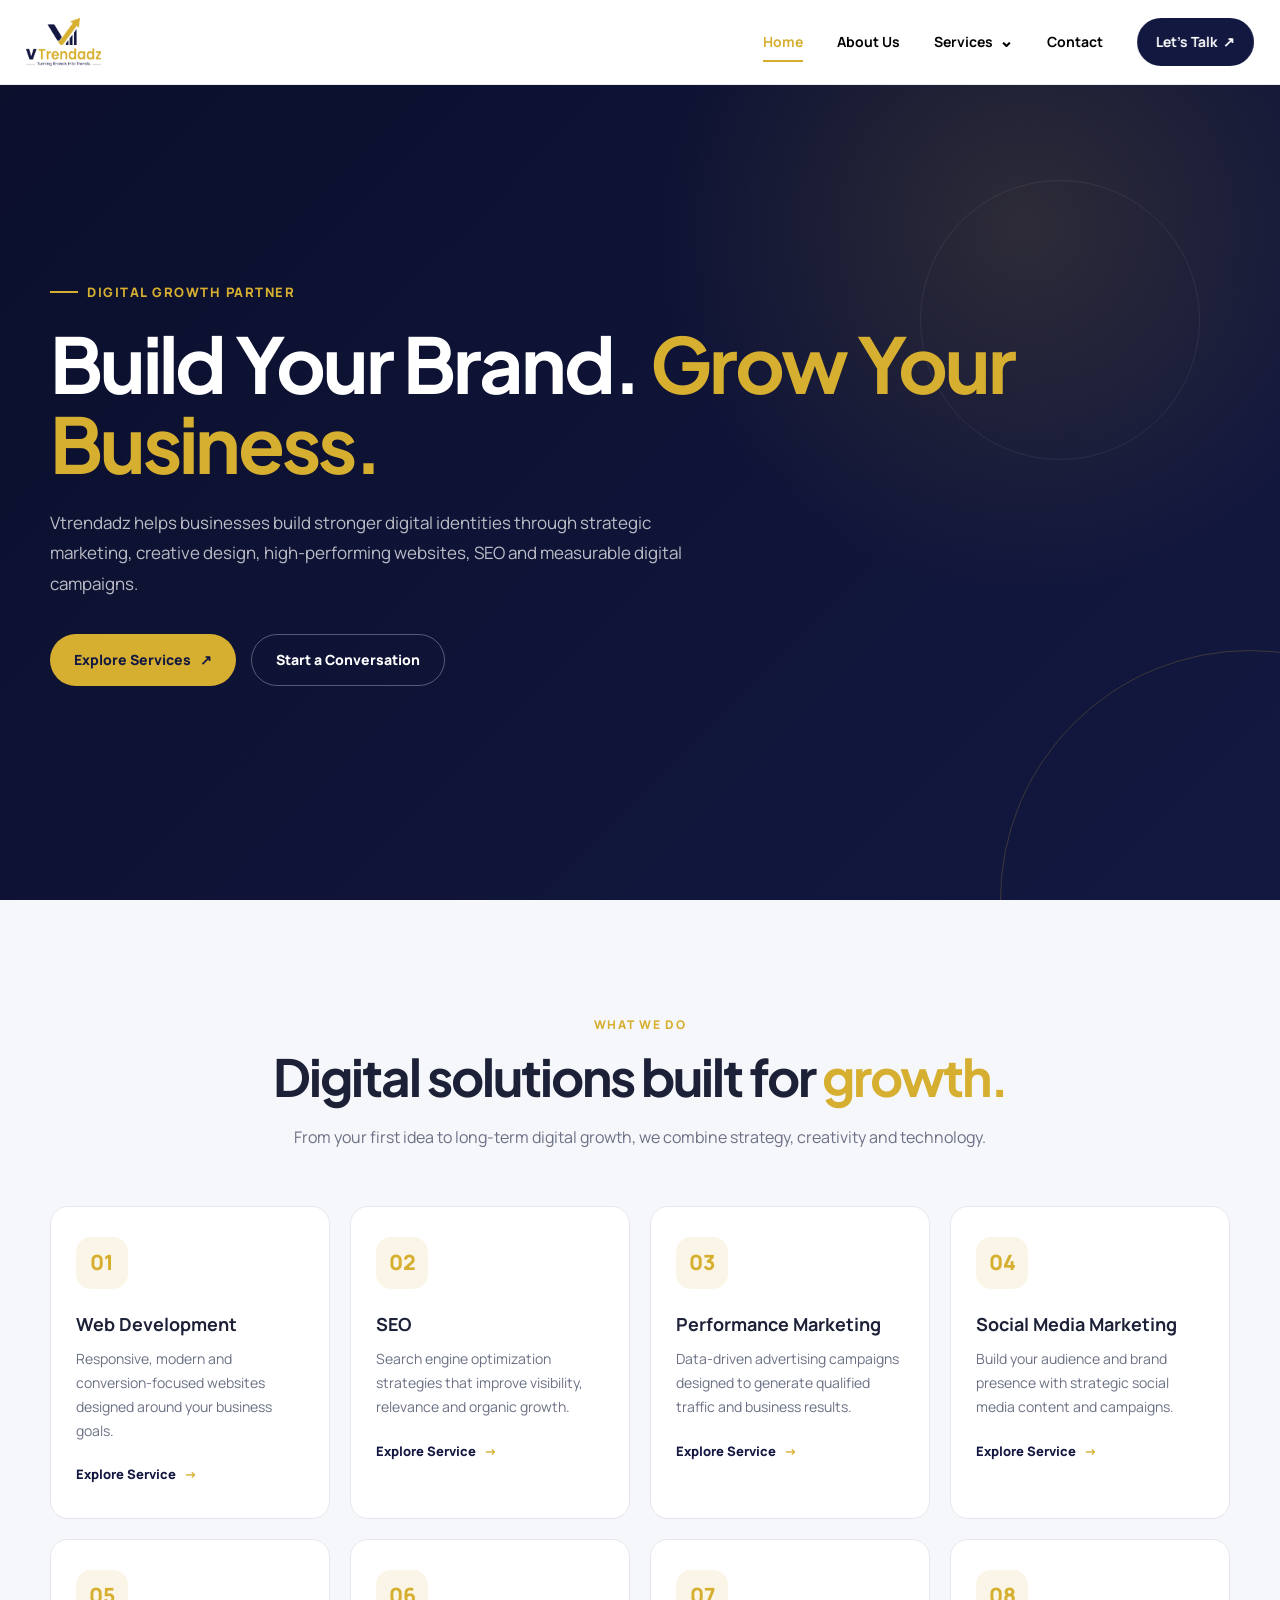
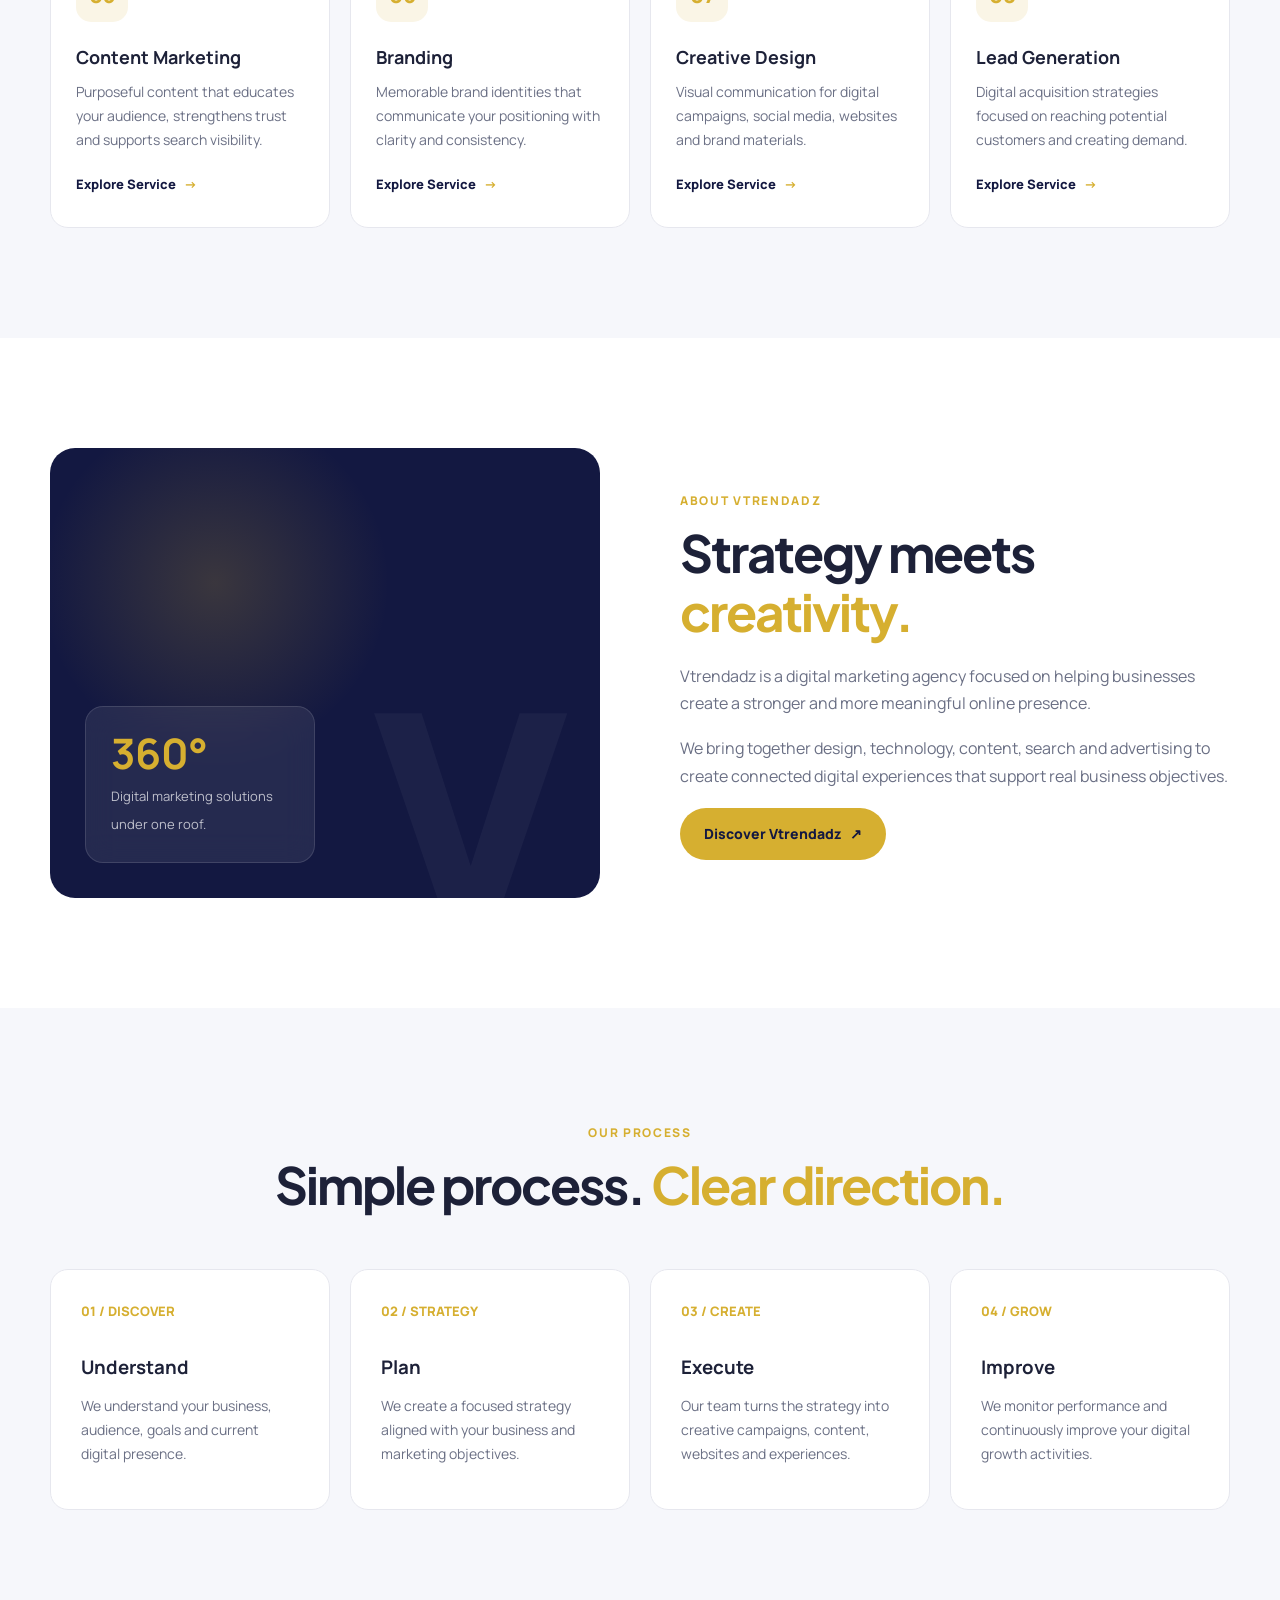
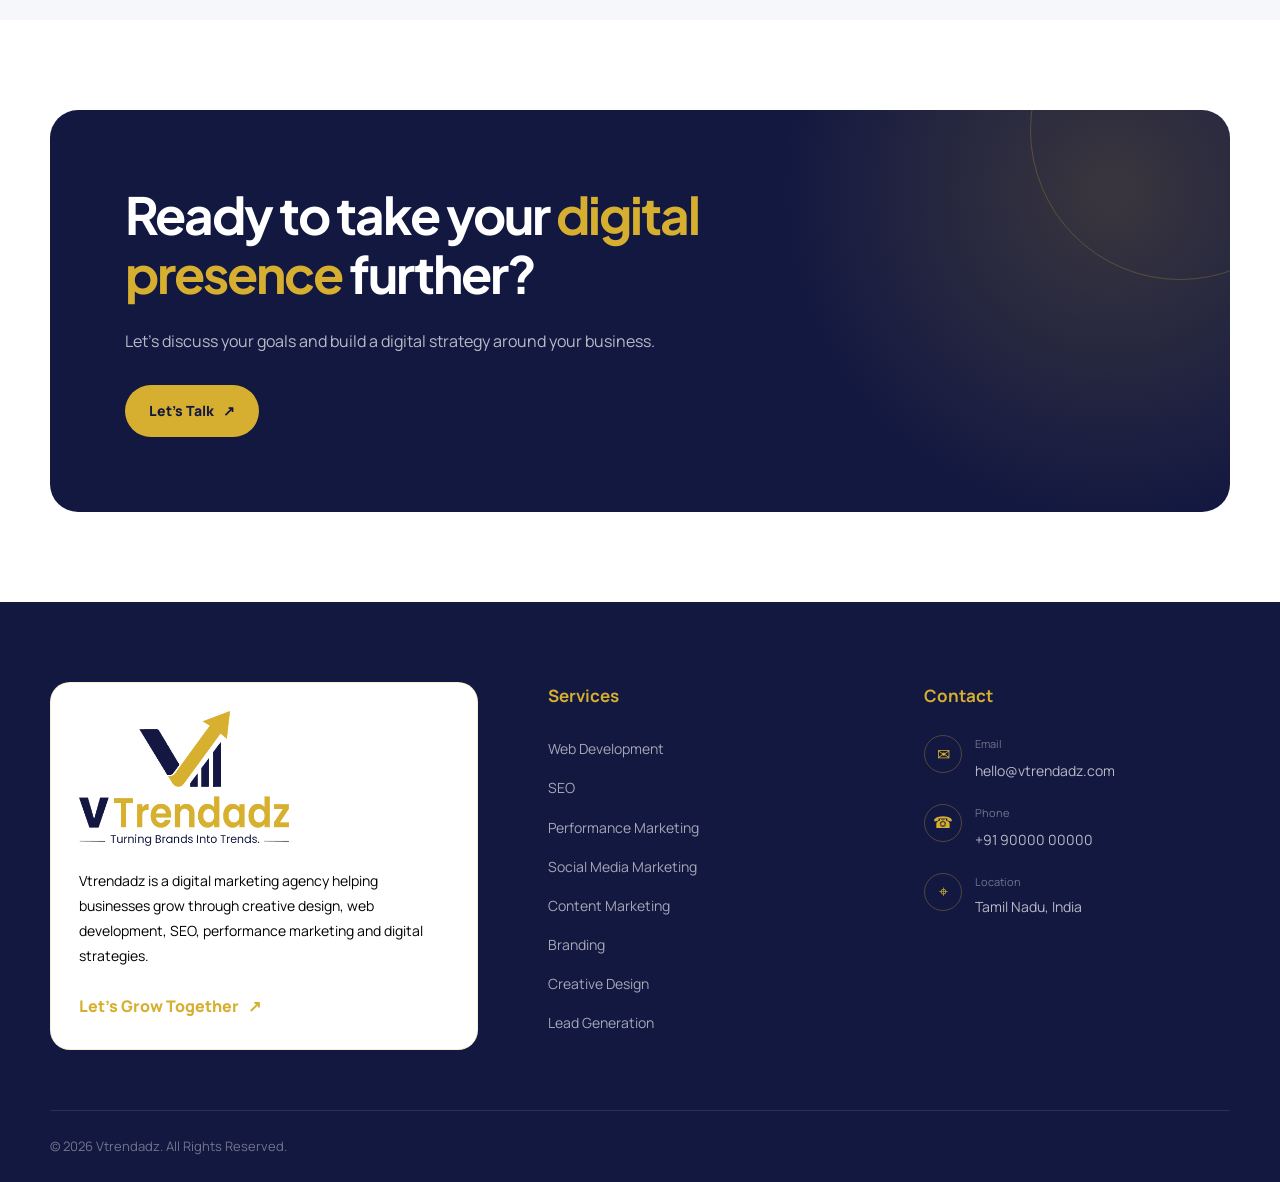
<file: index.html>
<!DOCTYPE html>
<html lang="en">
<head>

    <meta charset="UTF-8">

    <meta name="viewport"
          content="width=device-width, initial-scale=1.0">

    <title>Vtrendadz | Digital Marketing Agency</title>

    <meta name="description"
          content="Vtrendadz is a digital marketing agency offering web development, SEO, performance marketing, social media marketing, branding, creative design, content marketing and lead generation.">

    <meta name="keywords"
          content="digital marketing agency, SEO agency, web development, social media marketing, performance marketing, branding, lead generation, Vtrendadz">

    <meta name="robots"
          content="index, follow">

    <link rel="stylesheet"
          href="css/style.css">

</head>

<body>

<!-- LOADER -->

<div class="loader" id="loader">
    <div class="loader-logo">
        <img src="images/vtrendadz-logo-transparent.png"
             alt="Vtrendadz">
    </div>
</div>


<!-- NAVBAR -->

<header class="navbar" id="navbar">
    <div class="container nav-container">

        <a href="index.html" class="logo">
            <img src="images/vtrendadz-logo-transparent.png"
                 alt="Vtrendadz Digital Marketing Agency">
        </a>

        <button
            class="menu-toggle"
            id="menuToggle"
            aria-label="Open navigation menu"
            aria-expanded="false"
            aria-controls="navMenu">

            <span></span>
            <span></span>
            <span></span>

        </button>

        <nav class="nav-menu" id="navMenu">

            <a href="index.html">Home</a>

            <a href="about.html">About Us</a>

            <!-- SERVICES DROPDOWN -->
            <div class="nav-dropdown">

                <button
                    class="dropdown-toggle"
                    type="button"
                    aria-expanded="false">

                    Services

                    <span class="dropdown-arrow">⌄</span>

                </button>

                <div class="dropdown-menu">

                    <a href="services.html">
                        <span class="dropdown-number">01</span>
                        <span>
                            <strong>All Services</strong>
                            <small>Explore our solutions</small>
                        </span>
                    </a>

                    <a href="services/web-development.html">
                        <span class="dropdown-number">02</span>
                        <span>
                            <strong>Web Development</strong>
                            <small>Websites & digital experiences</small>
                        </span>
                    </a>

                    <a href="services/seo.html">
                        <span class="dropdown-number">03</span>
                        <span>
                            <strong>SEO</strong>
                            <small>Search visibility & growth</small>
                        </span>
                    </a>

                    <a href="services/performance-marketing.html">
                        <span class="dropdown-number">04</span>
                        <span>
                            <strong>Performance Marketing</strong>
                            <small>Paid campaigns & conversions</small>
                        </span>
                    </a>

                    <a href="services/social-media-marketing.html">
                        <span class="dropdown-number">05</span>
                        <span>
                            <strong>Social Media Marketing</strong>
                            <small>Social growth & engagement</small>
                        </span>
                    </a>

                    <a href="services/content-marketing.html">
                        <span class="dropdown-number">06</span>
                        <span>
                            <strong>Content Marketing</strong>
                            <small>Content that connects</small>
                        </span>
                    </a>

                    <a href="services/branding.html">
                        <span class="dropdown-number">07</span>
                        <span>
                            <strong>Branding</strong>
                            <small>Build a stronger identity</small>
                        </span>
                    </a>

                    <a href="services/creative-design.html">
                        <span class="dropdown-number">08</span>
                        <span>
                            <strong>Creative Design</strong>
                            <small>Creative visual solutions</small>
                        </span>
                    </a>

                    <a href="services/lead-generation.html">
                        <span class="dropdown-number">09</span>
                        <span>
                            <strong>Lead Generation</strong>
                            <small>Generate quality leads</small>
                        </span>
                    </a>

                </div>
            </div>

            <a href="contact.html">Contact</a>

            <a href="contact.html" class="nav-btn">
                Let's Talk <span>↗</span>
            </a>

        </nav>

    </div>
</header>


<!-- HERO -->

<main>

<section class="hero">
    <div class="container">
        <div class="hero-content reveal from-left">

            <div class="hero-label">
                DIGITAL GROWTH PARTNER
            </div>

            <h1>
                Build Your Brand.
                <span>Grow Your Business.</span>
            </h1>

            <p>
                Vtrendadz helps businesses build stronger digital identities
                through strategic marketing, creative design, high-performing
                websites, SEO and measurable digital campaigns.
            </p>

            <div class="hero-buttons">
                <a href="services.html" class="btn btn-primary">
                    Explore Services <span>↗</span>
                </a>

                <a href="contact.html" class="btn btn-outline">
                    Start a Conversation
                </a>
            </div>

        </div>
    </div>
</section>


<!-- SERVICES -->

<section class="section section-light">

    <div class="container">

        <div class="section-heading center reveal from-up">

            <span class="eyebrow">
                What We Do
            </span>

            <h2>
                Digital solutions built for
                <span>growth.</span>
            </h2>

            <p>
                From your first idea to long-term digital growth,
                we combine strategy, creativity and technology.
            </p>

        </div>


        <div class="services-grid">

            <article class="service-card reveal from-up">

                <div class="service-icon">01</div>

                <h3>Web Development</h3>

                <p>
                    Responsive, modern and conversion-focused
                    websites designed around your business goals.
                </p>

                <a href="services/web-development.html"
                   class="service-link">
                    Explore Service <span>→</span>
                </a>

            </article>


            <article class="service-card reveal from-up">

                <div class="service-icon">02</div>

                <h3>SEO</h3>

                <p>
                    Search engine optimization strategies that
                    improve visibility, relevance and organic growth.
                </p>

                <a href="services/seo.html"
                   class="service-link">
                    Explore Service <span>→</span>
                </a>

            </article>


            <article class="service-card reveal from-up">

                <div class="service-icon">03</div>

                <h3>Performance Marketing</h3>

                <p>
                    Data-driven advertising campaigns designed to
                    generate qualified traffic and business results.
                </p>

                <a href="services/performance-marketing.html"
                   class="service-link">
                    Explore Service <span>→</span>
                </a>

            </article>


            <article class="service-card reveal from-up">

                <div class="service-icon">04</div>

                <h3>Social Media Marketing</h3>

                <p>
                    Build your audience and brand presence with
                    strategic social media content and campaigns.
                </p>

                <a href="services/social-media-marketing.html"
                   class="service-link">
                    Explore Service <span>→</span>
                </a>

            </article>


            <article class="service-card reveal from-up">

                <div class="service-icon">05</div>

                <h3>Content Marketing</h3>

                <p>
                    Purposeful content that educates your audience,
                    strengthens trust and supports search visibility.
                </p>

                <a href="services/content-marketing.html"
                   class="service-link">
                    Explore Service <span>→</span>
                </a>

            </article>


            <article class="service-card reveal from-up">

                <div class="service-icon">06</div>

                <h3>Branding</h3>

                <p>
                    Memorable brand identities that communicate
                    your positioning with clarity and consistency.
                </p>

                <a href="services/branding.html"
                   class="service-link">
                    Explore Service <span>→</span>
                </a>

            </article>


            <article class="service-card reveal from-up">

                <div class="service-icon">07</div>

                <h3>Creative Design</h3>

                <p>
                    Visual communication for digital campaigns,
                    social media, websites and brand materials.
                </p>

                <a href="services/creative-design.html"
                   class="service-link">
                    Explore Service <span>→</span>
                </a>

            </article>


            <article class="service-card reveal from-up">

                <div class="service-icon">08</div>

                <h3>Lead Generation</h3>

                <p>
                    Digital acquisition strategies focused on
                    reaching potential customers and creating demand.
                </p>

                <a href="services/lead-generation.html"
                   class="service-link">
                    Explore Service <span>→</span>
                </a>

            </article>

        </div>

    </div>

</section>


<!-- ABOUT -->

<section class="section">

    <div class="container">

        <div class="about-grid">

            <div class="about-visual reveal from-left">

                <div class="about-card">

                    <strong>360°</strong>

                    <span>
                        Digital marketing solutions
                        under one roof.
                    </span>

                </div>

            </div>


            <div class="about-content reveal from-right">

                <span class="eyebrow">
                    About Vtrendadz
                </span>

                <h2>
                    Strategy meets
                    <span>creativity.</span>
                </h2>

                <p>
                    Vtrendadz is a digital marketing agency focused
                    on helping businesses create a stronger and more
                    meaningful online presence.
                </p>

                <p>
                    We bring together design, technology, content,
                    search and advertising to create connected digital
                    experiences that support real business objectives.
                </p>

                <a href="about.html"
                   class="btn btn-primary">
                    Discover Vtrendadz <span>↗</span>
                </a>

            </div>

        </div>

    </div>

</section>


<!-- PROCESS -->

<section class="section section-light">

    <div class="container">

        <div class="section-heading center reveal">

            <span class="eyebrow">
                Our Process
            </span>

            <h2>
                Simple process.
                <span>Clear direction.</span>
            </h2>

        </div>


        <div class="process-grid">

            <div class="process-card reveal from-up">
                <div class="process-number">01 / DISCOVER</div>
                <h3>Understand</h3>
                <p>
                    We understand your business, audience,
                    goals and current digital presence.
                </p>
            </div>

            <div class="process-card reveal from-up">
                <div class="process-number">02 / STRATEGY</div>
                <h3>Plan</h3>
                <p>
                    We create a focused strategy aligned with
                    your business and marketing objectives.
                </p>
            </div>

            <div class="process-card reveal from-up">
                <div class="process-number">03 / CREATE</div>
                <h3>Execute</h3>
                <p>
                    Our team turns the strategy into creative
                    campaigns, content, websites and experiences.
                </p>
            </div>

            <div class="process-card reveal from-up">
                <div class="process-number">04 / GROW</div>
                <h3>Improve</h3>
                <p>
                    We monitor performance and continuously
                    improve your digital growth activities.
                </p>
            </div>

        </div>

    </div>

</section>


<!-- CTA -->

<section class="cta-section">

    <div class="container">

        <div class="cta-box reveal from-up">

            <h2>
                Ready to take your
                <span>digital presence</span>
                further?
            </h2>

            <p>
                Let's discuss your goals and build a digital
                strategy around your business.
            </p>

            <a href="contact.html"
               class="btn btn-primary">
                Let's Talk <span>↗</span>
            </a>

        </div>

    </div>

</section>

</main>


<!-- FOOTER -->

<footer class="footer">

    <div class="container">

        <div class="footer-grid">

            <div class="footer-brand">

                <a href="index.html"
                   class="footer-logo">

                    <img src="images/vtrendadz-logo-transparent.png"
                         alt="Vtrendadz Digital Marketing Agency">

                </a>

                <p>
                    Vtrendadz is a digital marketing agency helping
                    businesses grow through creative design, web
                    development, SEO, performance marketing and
                    digital strategies.
                </p>

                <a href="contact.html"
                   class="footer-cta">
                    Let's Grow Together <span>↗</span>
                </a>

            </div>


            <div class="footer-services">

                    <h3>Services</h3>

                    <ul>

                        <li><a href="services/web-development.html">Web Development</a></li>
                        <li><a href="services/seo.html">SEO</a></li>
                        <li><a href="services/performance-marketing.html">Performance Marketing</a></li>
                        <li><a href="services/social-media-marketing.html">Social Media Marketing</a></li>
                        <li><a href="services/content-marketing.html">Content Marketing</a></li>
                        <li><a href="services/branding.html">Branding</a></li>
                        <li><a href="services/creative-design.html">Creative Design</a></li>
                        <li><a href="services/lead-generation.html">Lead Generation</a></li>

                    </ul>

                </div>


            <div class="footer-contact">

                <h3>Contact</h3>

                <div class="contact-item">

                    <span class="contact-icon">✉</span>

                    <div>
                        <small>Email</small>

                        <a href="mailto:hello@vtrendadz.com">
                            hello@vtrendadz.com
                        </a>
                    </div>

                </div>


                <div class="contact-item">

                    <span class="contact-icon">☎</span>

                    <div>
                        <small>Phone</small>

                        <a href="tel:+919000000000">
                            +91 90000 00000
                        </a>
                    </div>

                </div>


                <div class="contact-item">

                    <span class="contact-icon">⌖</span>

                    <div>
                        <small>Location</small>

                        <p>
                            Tamil Nadu, India
                        </p>
                    </div>

                </div>

            </div>

        </div>


        <div class="footer-bottom">

            <p>
                © <span id="year"></span>
                Vtrendadz. All Rights Reserved.
            </p>

           

        </div>

    </div>

</footer>


<script src="js/script.js"></script>

</body>
</html>
</file>
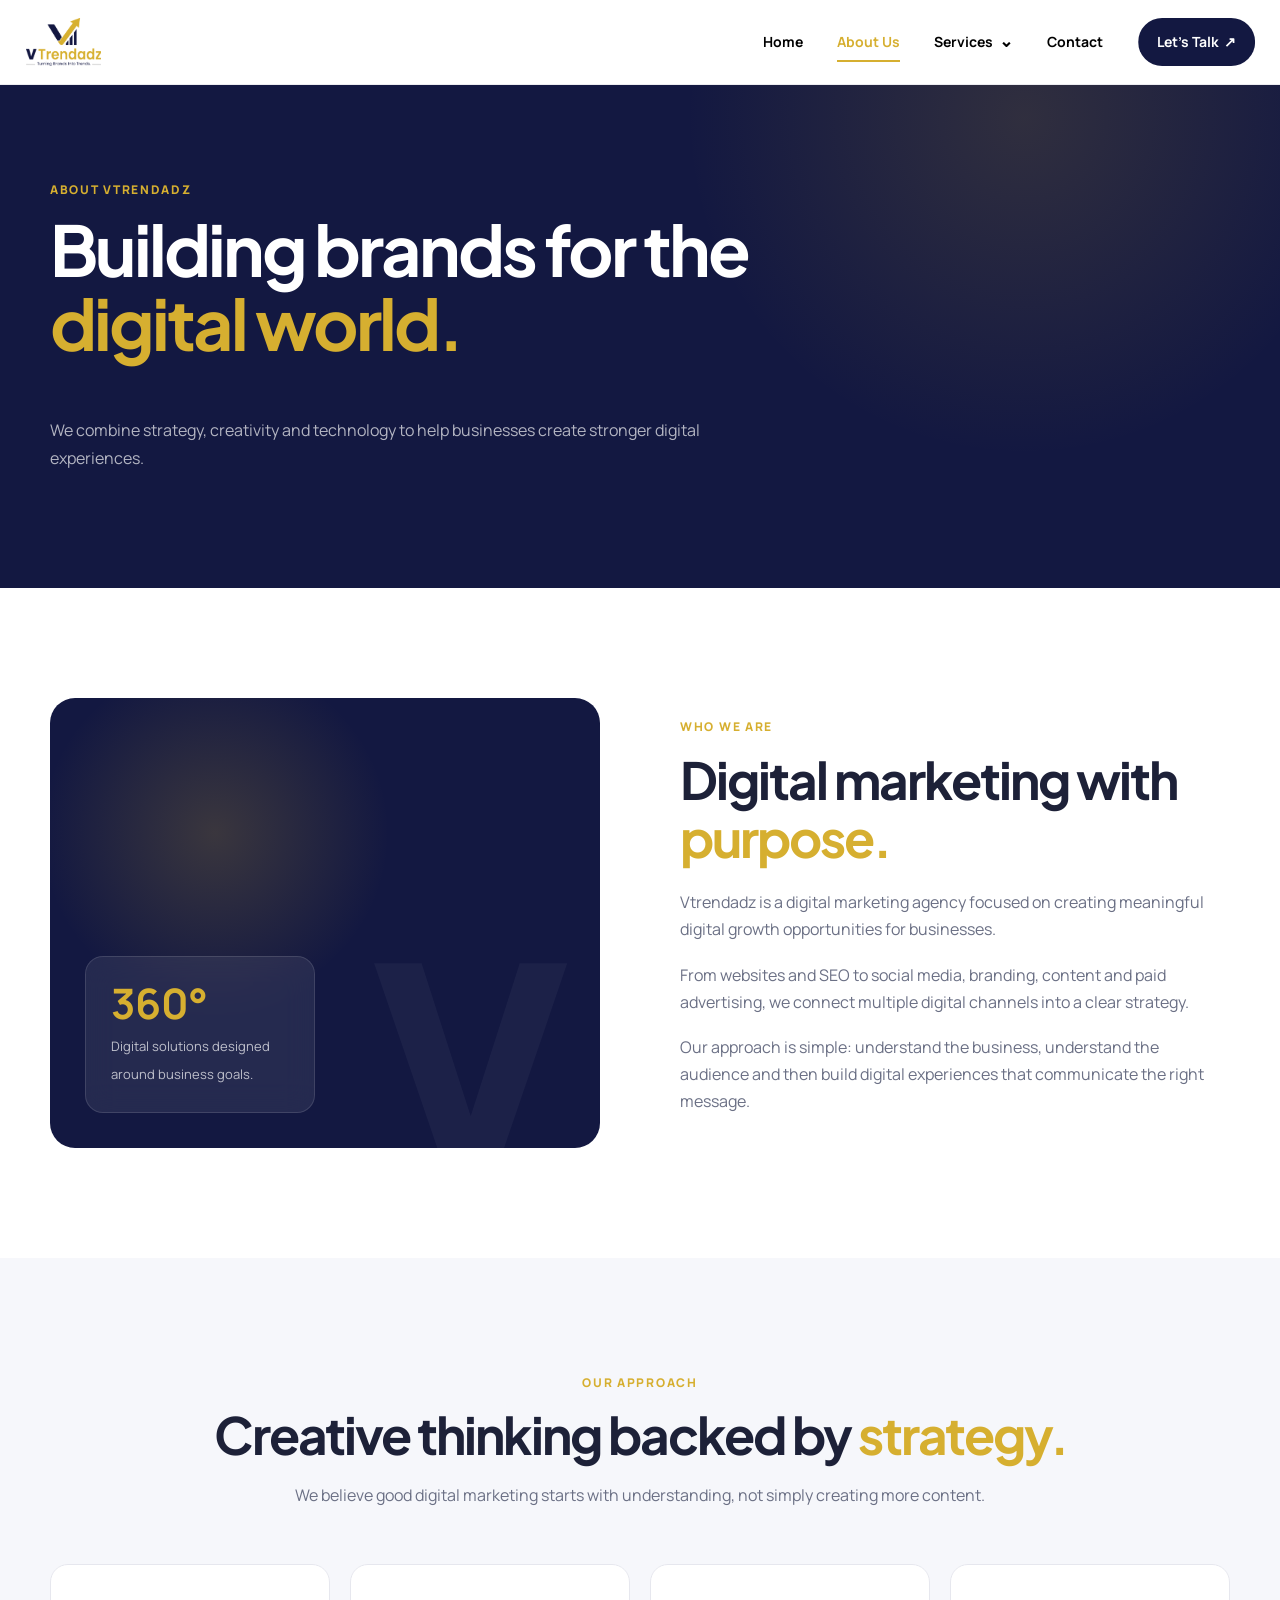
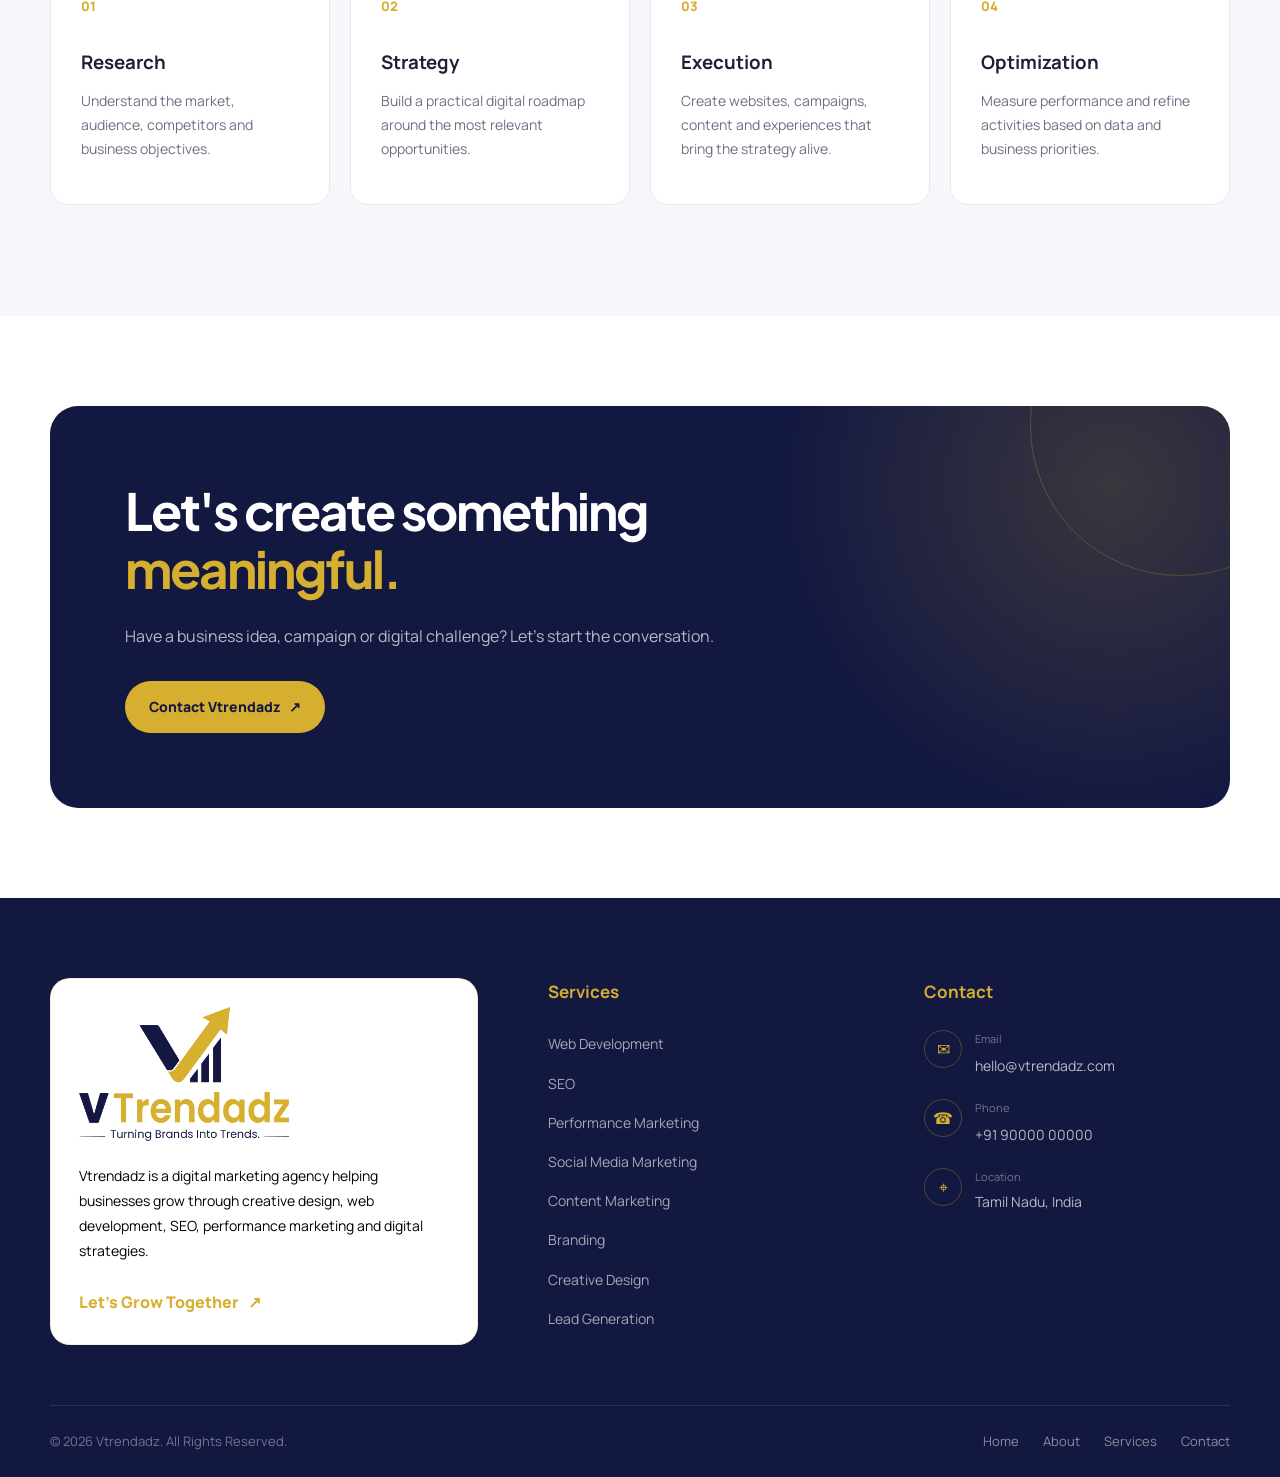
<file: about.html>
<!DOCTYPE html>
<html lang="en">

<head>

    <meta charset="UTF-8">

    <meta name="viewport" content="width=device-width, initial-scale=1.0">

    <title>About Vtrendadz | Digital Marketing Agency</title>

    <meta name="description"
        content="Learn about Vtrendadz, a digital marketing agency focused on web development, SEO, branding, social media, performance marketing and digital growth.">

    <link rel="stylesheet" href="css/style.css">

</head>

<body>

    <div class="loader" id="loader">
        <div class="loader-logo">
            <img src="images/vtrendadz-logo-transparent.png">
        </div>
    </div>


    <header class="navbar" id="navbar">
        <div class="container nav-container">

            <a href="index.html" class="logo">
                <img src="images/vtrendadz-logo-transparent.png" alt="Vtrendadz Digital Marketing Agency">
            </a>

            <button class="menu-toggle" id="menuToggle" aria-label="Open navigation menu" aria-expanded="false"
                aria-controls="navMenu">

                <span></span>
                <span></span>
                <span></span>

            </button>

            <nav class="nav-menu" id="navMenu">

                <a href="index.html">Home</a>

                <a href="about.html">About Us</a>

                <!-- SERVICES DROPDOWN -->
                <div class="nav-dropdown">

                    <button class="dropdown-toggle" type="button" aria-expanded="false">

                        Services

                        <span class="dropdown-arrow">⌄</span>

                    </button>

                    <div class="dropdown-menu">

                        <a href="services.html">
                            <span class="dropdown-number">01</span>
                            <span>
                                <strong>All Services</strong>
                                <small>Explore our solutions</small>
                            </span>
                        </a>

                        <a href="services/web-development.html">
                            <span class="dropdown-number">02</span>
                            <span>
                                <strong>Web Development</strong>
                                <small>Websites & digital experiences</small>
                            </span>
                        </a>

                        <a href="services/seo.html">
                            <span class="dropdown-number">03</span>
                            <span>
                                <strong>SEO</strong>
                                <small>Search visibility & growth</small>
                            </span>
                        </a>

                        <a href="services/performance-marketing.html">
                            <span class="dropdown-number">04</span>
                            <span>
                                <strong>Performance Marketing</strong>
                                <small>Paid campaigns & conversions</small>
                            </span>
                        </a>

                        <a href="services/social-media-marketing.html">
                            <span class="dropdown-number">05</span>
                            <span>
                                <strong>Social Media Marketing</strong>
                                <small>Social growth & engagement</small>
                            </span>
                        </a>

                        <a href="services/content-marketing.html">
                            <span class="dropdown-number">06</span>
                            <span>
                                <strong>Content Marketing</strong>
                                <small>Content that connects</small>
                            </span>
                        </a>

                        <a href="services/branding.html">
                            <span class="dropdown-number">07</span>
                            <span>
                                <strong>Branding</strong>
                                <small>Build a stronger identity</small>
                            </span>
                        </a>

                        <a href="services/creative-design.html">
                            <span class="dropdown-number">08</span>
                            <span>
                                <strong>Creative Design</strong>
                                <small>Creative visual solutions</small>
                            </span>
                        </a>

                        <a href="services/lead-generation.html">
                            <span class="dropdown-number">09</span>
                            <span>
                                <strong>Lead Generation</strong>
                                <small>Generate quality leads</small>
                            </span>
                        </a>

                    </div>
                </div>

                <a href="contact.html">Contact</a>

                <a href="contact.html" class="nav-btn">
                    Let's Talk <span>↗</span>
                </a>

            </nav>

        </div>
    </header>


    <main>

        <section class="page-hero">

            <div class="container">

                <div class="reveal from-left">

                    <span class="eyebrow">
                        About Vtrendadz
                    </span>

                    <h1>
                        Building brands for the
                        <span>digital world.</span>
                    </h1>

                    <p>
                        We combine strategy, creativity and technology to
                        help businesses create stronger digital experiences.
                    </p>

                </div>

            </div>

        </section>


        <section class="section">

            <div class="container">

                <div class="about-grid">

                    <div class="about-visual reveal from-left">

                        <div class="about-card">

                            <strong>360°</strong>

                            <span>
                                Digital solutions designed
                                around business goals.
                            </span>

                        </div>

                    </div>


                    <div class="about-content reveal from-right">

                        <span class="eyebrow">
                            Who We Are
                        </span>

                        <h2>
                            Digital marketing with
                            <span>purpose.</span>
                        </h2>

                        <p>
                            Vtrendadz is a digital marketing agency focused
                            on creating meaningful digital growth opportunities
                            for businesses.
                        </p>

                        <p>
                            From websites and SEO to social media, branding,
                            content and paid advertising, we connect multiple
                            digital channels into a clear strategy.
                        </p>

                        <p>
                            Our approach is simple: understand the business,
                            understand the audience and then build digital
                            experiences that communicate the right message.
                        </p>

                    </div>

                </div>

            </div>

        </section>


        <section class="section section-light">

            <div class="container">

                <div class="section-heading center reveal">

                    <span class="eyebrow">
                        Our Approach
                    </span>

                    <h2>
                        Creative thinking backed by
                        <span>strategy.</span>
                    </h2>

                    <p>
                        We believe good digital marketing starts with
                        understanding, not simply creating more content.
                    </p>

                </div>


                <div class="process-grid">

                    <div class="process-card reveal">
                        <div class="process-number">01</div>
                        <h3>Research</h3>
                        <p>
                            Understand the market, audience,
                            competitors and business objectives.
                        </p>
                    </div>

                    <div class="process-card reveal">
                        <div class="process-number">02</div>
                        <h3>Strategy</h3>
                        <p>
                            Build a practical digital roadmap
                            around the most relevant opportunities.
                        </p>
                    </div>

                    <div class="process-card reveal">
                        <div class="process-number">03</div>
                        <h3>Execution</h3>
                        <p>
                            Create websites, campaigns, content
                            and experiences that bring the strategy alive.
                        </p>
                    </div>

                    <div class="process-card reveal">
                        <div class="process-number">04</div>
                        <h3>Optimization</h3>
                        <p>
                            Measure performance and refine activities
                            based on data and business priorities.
                        </p>
                    </div>

                </div>

            </div>

        </section>


        <section class="cta-section">

            <div class="container">

                <div class="cta-box reveal">

                    <h2>
                        Let's create something
                        <span>meaningful.</span>
                    </h2>

                    <p>
                        Have a business idea, campaign or digital challenge?
                        Let's start the conversation.
                    </p>

                    <a href="contact.html" class="btn btn-primary">
                        Contact Vtrendadz <span>↗</span>
                    </a>

                </div>

            </div>

        </section>

    </main>


    <footer class="footer">

        <div class="container">

            <div class="footer-grid">

                <div class="footer-brand">

                    <a href="index.html" class="footer-logo">

                        <img src="images/vtrendadz-logo-transparent.png" alt="Vtrendadz">

                    </a>

                    <p>
                        Vtrendadz is a digital marketing agency helping
                        businesses grow through creative design, web
                        development, SEO, performance marketing and
                        digital strategies.
                    </p>

                    <a href="contact.html" class="footer-cta">
                        Let's Grow Together <span>↗</span>
                    </a>

                </div>


                <div class="footer-services">

                    <h3>Services</h3>

                    <ul>

                        <li><a href="services/web-development.html">Web Development</a></li>
                        <li><a href="services/seo.html">SEO</a></li>
                        <li><a href="services/performance-marketing.html">Performance Marketing</a></li>
                        <li><a href="services/social-media-marketing.html">Social Media Marketing</a></li>
                        <li><a href="services/content-marketing.html">Content Marketing</a></li>
                        <li><a href="services/branding.html">Branding</a></li>
                        <li><a href="services/creative-design.html">Creative Design</a></li>
                        <li><a href="services/lead-generation.html">Lead Generation</a></li>

                    </ul>

                </div>


                <div class="footer-contact">

                    <h3>Contact</h3>

                    <div class="contact-item">
                        <span class="contact-icon">✉</span>
                        <div>
                            <small>Email</small>
                            <a href="mailto:hello@vtrendadz.com">
                                hello@vtrendadz.com
                            </a>
                        </div>
                    </div>

                    <div class="contact-item">
                        <span class="contact-icon">☎</span>
                        <div>
                            <small>Phone</small>
                            <a href="tel:+919000000000">
                                +91 90000 00000
                            </a>
                        </div>
                    </div>

                    <div class="contact-item">
                        <span class="contact-icon">⌖</span>
                        <div>
                            <small>Location</small>
                            <p>Tamil Nadu, India</p>
                        </div>
                    </div>

                </div>

            </div>


            <div class="footer-bottom">

                <p>
                    © <span id="year"></span>
                    Vtrendadz. All Rights Reserved.
                </p>

                <div class="footer-bottom-links">
                    <a href="index.html">Home</a>
                    <a href="about.html">About</a>
                    <a href="services.html">Services</a>
                    <a href="contact.html">Contact</a>
                </div>

            </div>

        </div>

    </footer>


    <script src="js/script.js"></script>

</body>

</html>
</file>
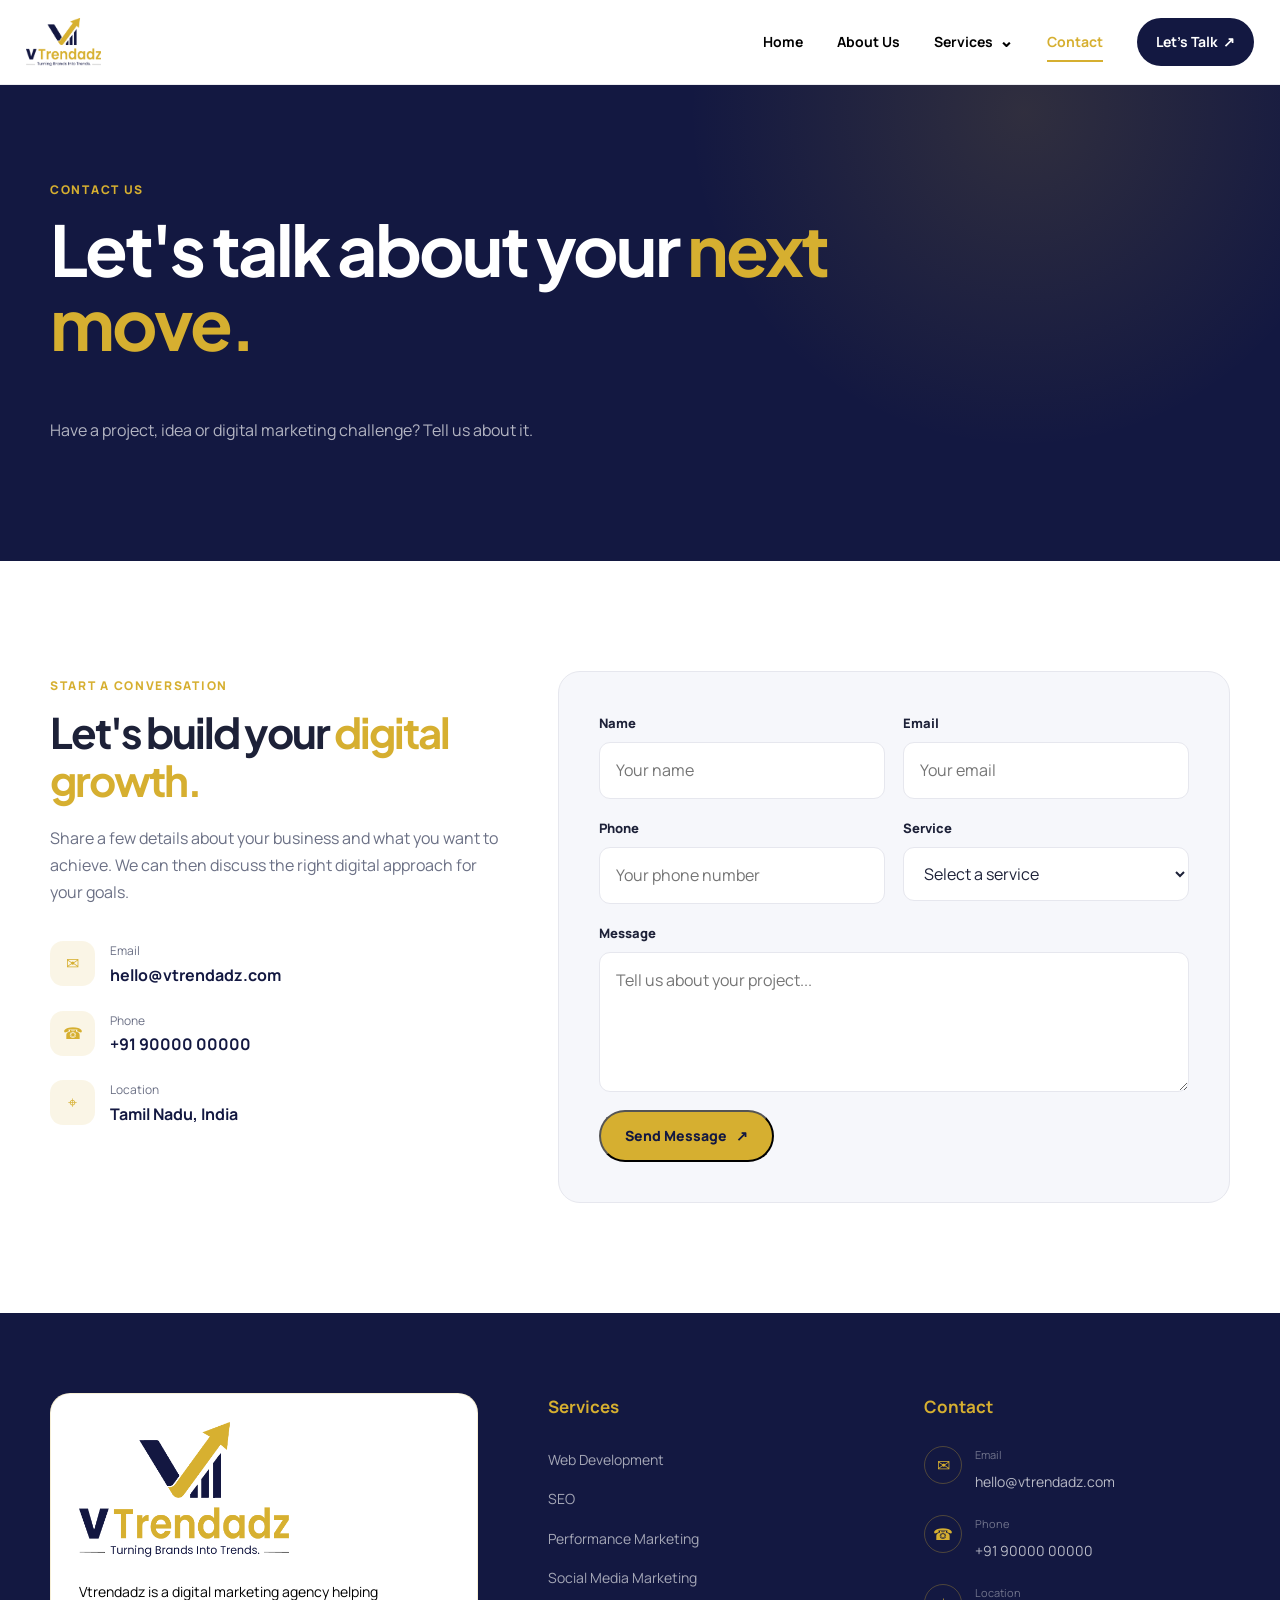
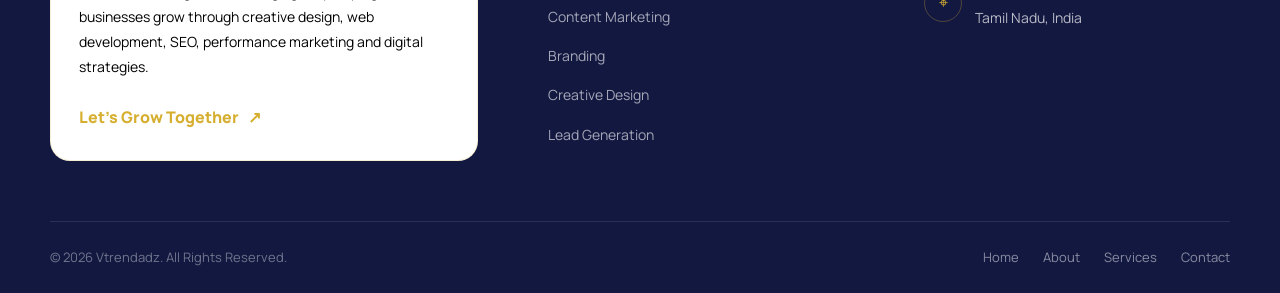
<file: contact.html>
<!DOCTYPE html>
<html lang="en">

<head>

    <meta charset="UTF-8">

    <meta name="viewport" content="width=device-width, initial-scale=1.0">

    <title>Contact Vtrendadz | Digital Marketing Agency</title>

    <meta name="description"
        content="Contact Vtrendadz for digital marketing, SEO, web development, branding, social media marketing, performance marketing and lead generation services.">

    <link rel="stylesheet" href="css/style.css">

</head>

<body>

    <div class="loader" id="loader">
        <div class="loader-logo">
            <img src="images/vtrendadz-logo-transparent.png">
        </div>
    </div>


    <header class="navbar" id="navbar">
        <div class="container nav-container">

            <a href="index.html" class="logo">
                <img src="images/vtrendadz-logo-transparent.png" alt="Vtrendadz Digital Marketing Agency">
            </a>

            <button class="menu-toggle" id="menuToggle" aria-label="Open navigation menu" aria-expanded="false"
                aria-controls="navMenu">

                <span></span>
                <span></span>
                <span></span>

            </button>

            <nav class="nav-menu" id="navMenu">

                <a href="index.html">Home</a>

                <a href="about.html">About Us</a>

                <!-- SERVICES DROPDOWN -->
                <div class="nav-dropdown">

                    <button class="dropdown-toggle" type="button" aria-expanded="false">

                        Services

                        <span class="dropdown-arrow">⌄</span>

                    </button>

                    <div class="dropdown-menu">

                        <a href="services.html">
                            <span class="dropdown-number">01</span>
                            <span>
                                <strong>All Services</strong>
                                <small>Explore our solutions</small>
                            </span>
                        </a>

                        <a href="services/web-development.html">
                            <span class="dropdown-number">02</span>
                            <span>
                                <strong>Web Development</strong>
                                <small>Websites & digital experiences</small>
                            </span>
                        </a>

                        <a href="services/seo.html">
                            <span class="dropdown-number">03</span>
                            <span>
                                <strong>SEO</strong>
                                <small>Search visibility & growth</small>
                            </span>
                        </a>

                        <a href="services/performance-marketing.html">
                            <span class="dropdown-number">04</span>
                            <span>
                                <strong>Performance Marketing</strong>
                                <small>Paid campaigns & conversions</small>
                            </span>
                        </a>

                        <a href="services/social-media-marketing.html">
                            <span class="dropdown-number">05</span>
                            <span>
                                <strong>Social Media Marketing</strong>
                                <small>Social growth & engagement</small>
                            </span>
                        </a>

                        <a href="services/content-marketing.html">
                            <span class="dropdown-number">06</span>
                            <span>
                                <strong>Content Marketing</strong>
                                <small>Content that connects</small>
                            </span>
                        </a>

                        <a href="services/branding.html">
                            <span class="dropdown-number">07</span>
                            <span>
                                <strong>Branding</strong>
                                <small>Build a stronger identity</small>
                            </span>
                        </a>

                        <a href="services/creative-design.html">
                            <span class="dropdown-number">08</span>
                            <span>
                                <strong>Creative Design</strong>
                                <small>Creative visual solutions</small>
                            </span>
                        </a>

                        <a href="services/lead-generation.html">
                            <span class="dropdown-number">09</span>
                            <span>
                                <strong>Lead Generation</strong>
                                <small>Generate quality leads</small>
                            </span>
                        </a>

                    </div>
                </div>

                <a href="contact.html">Contact</a>

                <a href="contact.html" class="nav-btn">
                    Let's Talk <span>↗</span>
                </a>

            </nav>

        </div>
    </header>


    <main>

        <section class="page-hero">

            <div class="container">

                <div class="reveal from-left">

                    <span class="eyebrow">
                        Contact Us
                    </span>

                    <h1>
                        Let's talk about your
                        <span>next move.</span>
                    </h1>

                    <p>
                        Have a project, idea or digital marketing challenge?
                        Tell us about it.
                    </p>

                </div>

            </div>

        </section>


        <section class="section">

            <div class="container">

                <div class="contact-grid">

                    <div class="contact-info reveal from-left">

                        <span class="eyebrow">
                            Start a Conversation
                        </span>

                        <h2>
                            Let's build your
                            <span>digital growth.</span>
                        </h2>

                        <p>
                            Share a few details about your business and
                            what you want to achieve. We can then discuss
                            the right digital approach for your goals.
                        </p>


                        <div class="contact-details">

                            <div class="contact-detail">

                                <div class="contact-detail-icon">
                                    ✉
                                </div>

                                <div>

                                    <small>Email</small>

                                    <a href="mailto:hello@vtrendadz.com">
                                        hello@vtrendadz.com
                                    </a>

                                </div>

                            </div>


                            <div class="contact-detail">

                                <div class="contact-detail-icon">
                                    ☎
                                </div>

                                <div>

                                    <small>Phone</small>

                                    <a href="tel:+919000000000">
                                        +91 90000 00000
                                    </a>

                                </div>

                            </div>


                            <div class="contact-detail">

                                <div class="contact-detail-icon">
                                    ⌖
                                </div>

                                <div>

                                    <small>Location</small>

                                    <p>
                                        Tamil Nadu, India
                                    </p>

                                </div>

                            </div>

                        </div>

                    </div>


                    <form class="contact-form reveal from-right" data-demo>

                        <div class="form-row">

                            <div class="form-group">

                                <label for="name">
                                    Name
                                </label>

                                <input type="text" id="name" name="name" placeholder="Your name" required>

                            </div>


                            <div class="form-group">

                                <label for="email">
                                    Email
                                </label>

                                <input type="email" id="email" name="email" placeholder="Your email" required>

                            </div>

                        </div>


                        <div class="form-row">

                            <div class="form-group">

                                <label for="phone">
                                    Phone
                                </label>

                                <input type="tel" id="phone" name="phone" placeholder="Your phone number">

                            </div>


                            <div class="form-group">

                                <label for="service">
                                    Service
                                </label>

                                <select id="service" name="service">

                                    <option value="">
                                        Select a service
                                    </option>

                                    <option>
                                        Web Development
                                    </option>

                                    <option>
                                        SEO
                                    </option>

                                    <option>
                                        Performance Marketing
                                    </option>

                                    <option>
                                        Social Media Marketing
                                    </option>

                                    <option>
                                        Content Marketing
                                    </option>

                                    <option>
                                        Branding
                                    </option>

                                    <option>
                                        Creative Design
                                    </option>

                                    <option>
                                        Lead Generation
                                    </option>

                                </select>

                            </div>

                        </div>


                        <div class="form-group">

                            <label for="message">
                                Message
                            </label>

                            <textarea id="message" name="message" placeholder="Tell us about your project..."
                                required></textarea>

                        </div>


                        <button type="submit" class="btn btn-primary">

                            Send Message <span>↗</span>

                        </button>

                    </form>

                </div>

            </div>

        </section>

    </main>


    <footer class="footer">

        <div class="container">

            <div class="footer-grid">

                <div class="footer-brand">

                    <a href="index.html" class="footer-logo">

                        <img src="images/vtrendadz-logo-transparent.png" alt="Vtrendadz">
                    </a>

                    </a>

                    <p>
                        Vtrendadz is a digital marketing agency helping
                        businesses grow through creative design, web
                        development, SEO, performance marketing and
                        digital strategies.
                    </p>

                    <a href="contact.html" class="footer-cta">
                        Let's Grow Together <span>↗</span>
                    </a>

                </div>


                <div class="footer-services">

                    <h3>Services</h3>

                    <ul>

                        <li><a href="services/web-development.html">Web Development</a></li>
                        <li><a href="services/seo.html">SEO</a></li>
                        <li><a href="services/performance-marketing.html">Performance Marketing</a></li>
                        <li><a href="services/social-media-marketing.html">Social Media Marketing</a></li>
                        <li><a href="services/content-marketing.html">Content Marketing</a></li>
                        <li><a href="services/branding.html">Branding</a></li>
                        <li><a href="services/creative-design.html">Creative Design</a></li>
                        <li><a href="services/lead-generation.html">Lead Generation</a></li>

                    </ul>

                </div>


                <div class="footer-contact">

                    <h3>Contact</h3>

                    <div class="contact-item">
                        <span class="contact-icon">✉</span>
                        <div>
                            <small>Email</small>
                            <a href="mailto:hello@vtrendadz.com">
                                hello@vtrendadz.com
                            </a>
                        </div>
                    </div>

                    <div class="contact-item">
                        <span class="contact-icon">☎</span>
                        <div>
                            <small>Phone</small>
                            <a href="tel:+919000000000">
                                +91 90000 00000
                            </a>
                        </div>
                    </div>

                    <div class="contact-item">
                        <span class="contact-icon">⌖</span>
                        <div>
                            <small>Location</small>
                            <p>Tamil Nadu, India</p>
                        </div>
                    </div>

                </div>

            </div>


            <div class="footer-bottom">

                <p>
                    © <span id="year"></span>
                    Vtrendadz. All Rights Reserved.
                </p>

                <div class="footer-bottom-links">
                    <a href="index.html">Home</a>
                    <a href="about.html">About</a>
                    <a href="services.html">Services</a>
                    <a href="contact.html">Contact</a>
                </div>

            </div>

        </div>

    </footer>


    <script src="js/script.js"></script>

</body>

</html>
</file>
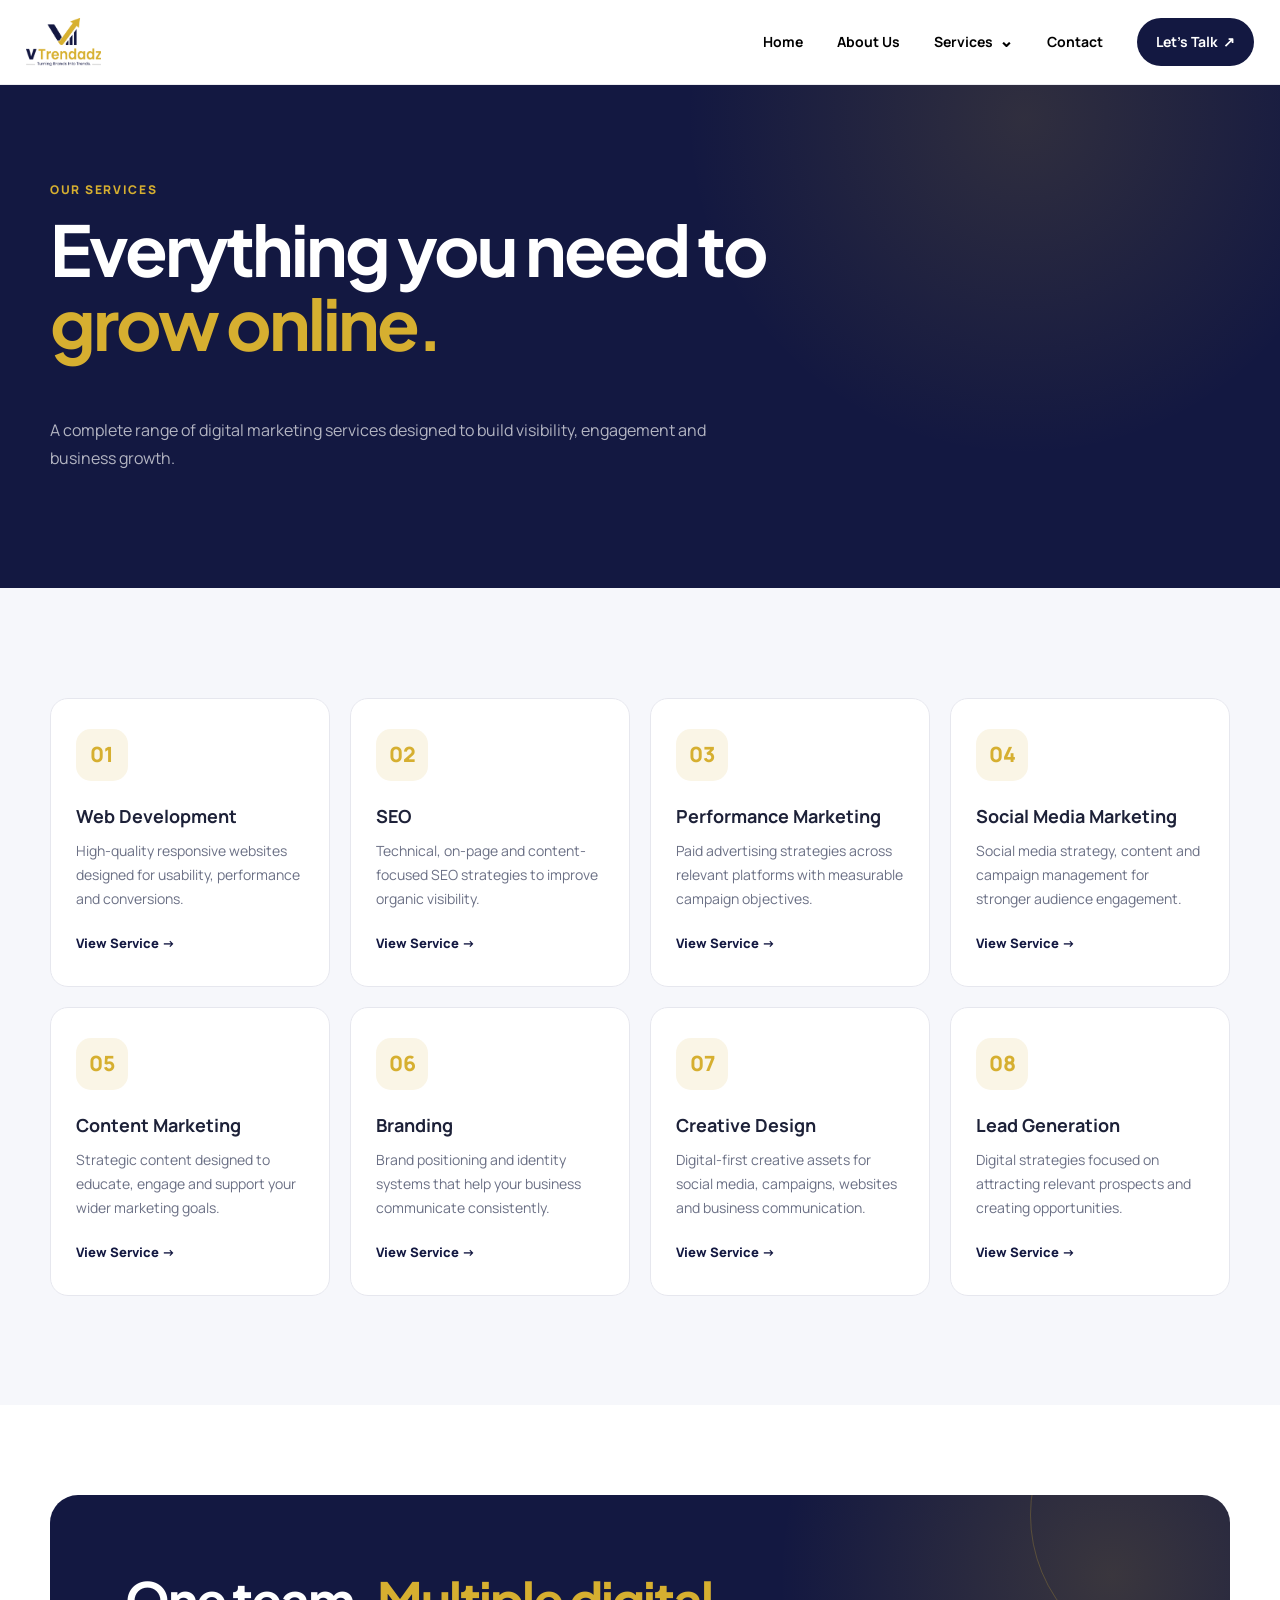
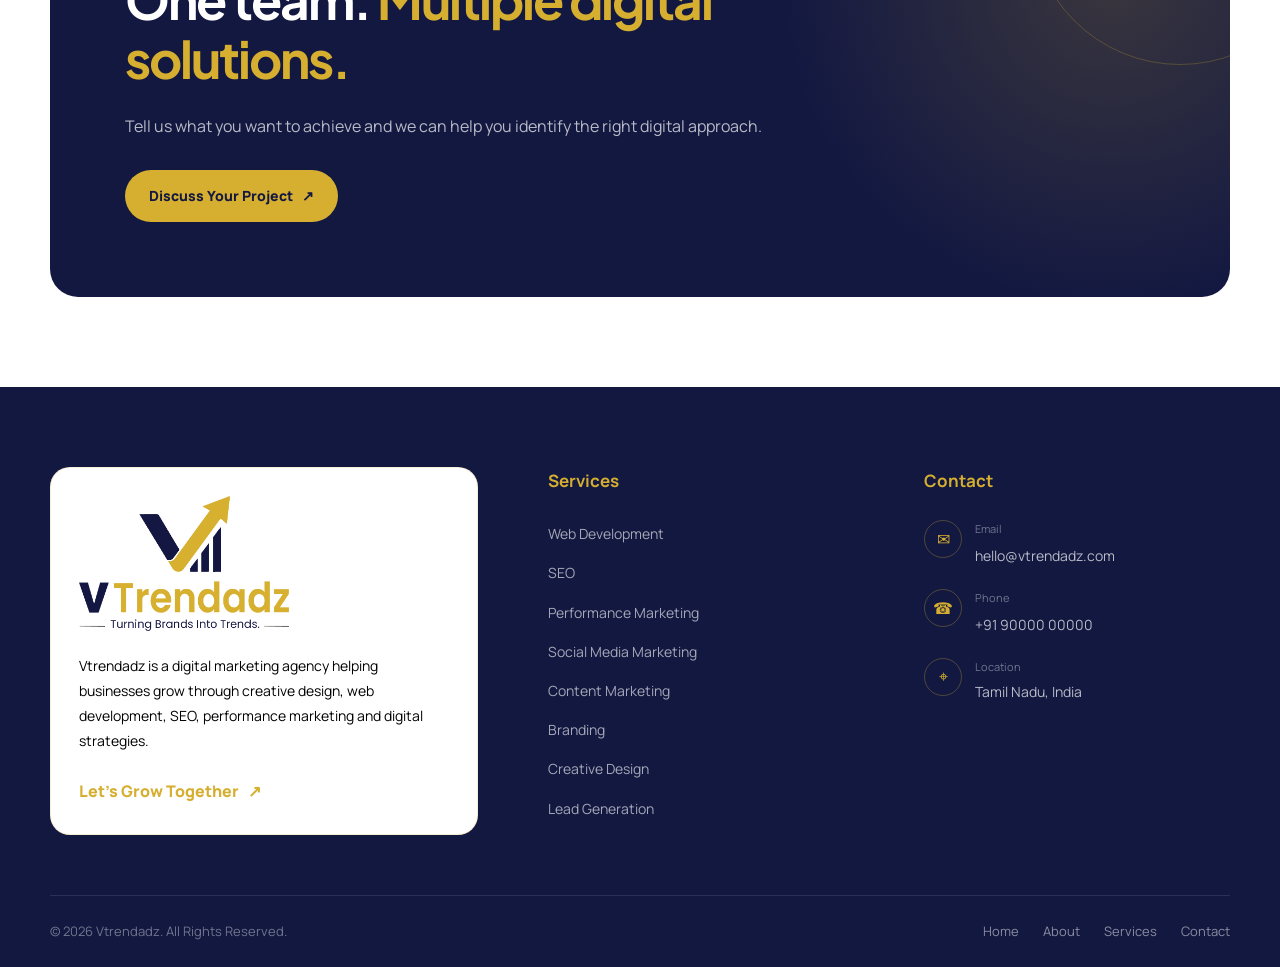
<file: services.html>
<!DOCTYPE html>
<html lang="en">

<head>

    <meta charset="UTF-8">

    <meta name="viewport" content="width=device-width, initial-scale=1.0">

    <title>Digital Marketing Services | Vtrendadz</title>

    <meta name="description"
        content="Explore Vtrendadz digital marketing services including web development, SEO, performance marketing, social media marketing, content marketing, branding, creative design and lead generation.">

    <meta name="keywords"
        content="digital marketing services, web development, SEO, performance marketing, social media marketing, branding, creative design, lead generation">

    <link rel="stylesheet" href="css/style.css">

</head>

<body>

    <div class="loader" id="loader">
        <div class="loader-logo">
            <img src="images/vtrendadz-logo-transparent.png">
        </div>
    </div>


    <header class="navbar" id="navbar">
        <div class="container nav-container">

            <a href="index.html" class="logo">
                <img src="images/vtrendadz-logo-transparent.png" alt="Vtrendadz Digital Marketing Agency">
            </a>

            <button class="menu-toggle" id="menuToggle" aria-label="Open navigation menu" aria-expanded="false"
                aria-controls="navMenu">

                <span></span>
                <span></span>
                <span></span>

            </button>

            <nav class="nav-menu" id="navMenu">

                <a href="index.html">Home</a>

                <a href="about.html">About Us</a>

                <!-- SERVICES DROPDOWN -->
                <div class="nav-dropdown">

                    <button class="dropdown-toggle" type="button" aria-expanded="false">

                        Services

                        <span class="dropdown-arrow">⌄</span>

                    </button>

                    <div class="dropdown-menu">

                        <a href="services.html">
                            <span class="dropdown-number">01</span>
                            <span>
                                <strong>All Services</strong>
                                <small>Explore our solutions</small>
                            </span>
                        </a>

                        <a href="services/web-development.html">
                            <span class="dropdown-number">02</span>
                            <span>
                                <strong>Web Development</strong>
                                <small>Websites & digital experiences</small>
                            </span>
                        </a>

                        <a href="services/seo.html">
                            <span class="dropdown-number">03</span>
                            <span>
                                <strong>SEO</strong>
                                <small>Search visibility & growth</small>
                            </span>
                        </a>

                        <a href="services/performance-marketing.html">
                            <span class="dropdown-number">04</span>
                            <span>
                                <strong>Performance Marketing</strong>
                                <small>Paid campaigns & conversions</small>
                            </span>
                        </a>

                        <a href="services/social-media-marketing.html">
                            <span class="dropdown-number">05</span>
                            <span>
                                <strong>Social Media Marketing</strong>
                                <small>Social growth & engagement</small>
                            </span>
                        </a>

                        <a href="services/content-marketing.html">
                            <span class="dropdown-number">06</span>
                            <span>
                                <strong>Content Marketing</strong>
                                <small>Content that connects</small>
                            </span>
                        </a>

                        <a href="services/branding.html">
                            <span class="dropdown-number">07</span>
                            <span>
                                <strong>Branding</strong>
                                <small>Build a stronger identity</small>
                            </span>
                        </a>

                        <a href="services/creative-design.html">
                            <span class="dropdown-number">08</span>
                            <span>
                                <strong>Creative Design</strong>
                                <small>Creative visual solutions</small>
                            </span>
                        </a>

                        <a href="services/lead-generation.html">
                            <span class="dropdown-number">09</span>
                            <span>
                                <strong>Lead Generation</strong>
                                <small>Generate quality leads</small>
                            </span>
                        </a>

                    </div>
                </div>

                <a href="contact.html">Contact</a>

                <a href="contact.html" class="nav-btn">
                    Let's Talk <span>↗</span>
                </a>

            </nav>

        </div>
    </header>


    <main>

        <section class="page-hero">

            <div class="container">

                <div class="reveal from-left">

                    <span class="eyebrow">
                        Our Services
                    </span>

                    <h1>
                        Everything you need to
                        <span>grow online.</span>
                    </h1>

                    <p>
                        A complete range of digital marketing services
                        designed to build visibility, engagement and
                        business growth.
                    </p>

                </div>

            </div>

        </section>


        <section class="section section-light">

            <div class="container">

                <div class="services-grid">

                    <article class="service-card reveal">

                        <div class="service-icon">01</div>

                        <h3>Web Development</h3>

                        <p>
                            High-quality responsive websites designed
                            for usability, performance and conversions.
                        </p>

                        <a href="services/web-development.html" class="service-link">
                            View Service →
                        </a>

                    </article>


                    <article class="service-card reveal">

                        <div class="service-icon">02</div>

                        <h3>SEO</h3>

                        <p>
                            Technical, on-page and content-focused SEO
                            strategies to improve organic visibility.
                        </p>

                        <a href="services/seo.html" class="service-link">
                            View Service →
                        </a>

                    </article>


                    <article class="service-card reveal">

                        <div class="service-icon">03</div>

                        <h3>Performance Marketing</h3>

                        <p>
                            Paid advertising strategies across relevant
                            platforms with measurable campaign objectives.
                        </p>

                        <a href="services/performance-marketing.html" class="service-link">
                            View Service →
                        </a>

                    </article>


                    <article class="service-card reveal">

                        <div class="service-icon">04</div>

                        <h3>Social Media Marketing</h3>

                        <p>
                            Social media strategy, content and campaign
                            management for stronger audience engagement.
                        </p>

                        <a href="services/social-media-marketing.html" class="service-link">
                            View Service →
                        </a>

                    </article>


                    <article class="service-card reveal">

                        <div class="service-icon">05</div>

                        <h3>Content Marketing</h3>

                        <p>
                            Strategic content designed to educate,
                            engage and support your wider marketing goals.
                        </p>

                        <a href="services/content-marketing.html" class="service-link">
                            View Service →
                        </a>

                    </article>


                    <article class="service-card reveal">

                        <div class="service-icon">06</div>

                        <h3>Branding</h3>

                        <p>
                            Brand positioning and identity systems that
                            help your business communicate consistently.
                        </p>

                        <a href="services/branding.html" class="service-link">
                            View Service →
                        </a>

                    </article>


                    <article class="service-card reveal">

                        <div class="service-icon">07</div>

                        <h3>Creative Design</h3>

                        <p>
                            Digital-first creative assets for social media,
                            campaigns, websites and business communication.
                        </p>

                        <a href="services/creative-design.html" class="service-link">
                            View Service →
                        </a>

                    </article>


                    <article class="service-card reveal">

                        <div class="service-icon">08</div>

                        <h3>Lead Generation</h3>

                        <p>
                            Digital strategies focused on attracting
                            relevant prospects and creating opportunities.
                        </p>

                        <a href="services/lead-generation.html" class="service-link">
                            View Service →
                        </a>

                    </article>

                </div>

            </div>

        </section>


        <section class="cta-section">

            <div class="container">

                <div class="cta-box reveal">

                    <h2>
                        One team.
                        <span>Multiple digital solutions.</span>
                    </h2>

                    <p>
                        Tell us what you want to achieve and we can
                        help you identify the right digital approach.
                    </p>

                    <a href="contact.html" class="btn btn-primary">
                        Discuss Your Project <span>↗</span>
                    </a>

                </div>

            </div>

        </section>

    </main>


    <footer class="footer">

        <div class="container">

            <div class="footer-grid">

                <div class="footer-brand">

                    <a href="index.html" class="footer-logo">

                        <img src="images/vtrendadz-logo-transparent.png" alt="Vtrendadz">
                    </a>

                    </a>

                    <p>
                        Vtrendadz is a digital marketing agency helping
                        businesses grow through creative design, web
                        development, SEO, performance marketing and
                        digital strategies.
                    </p>

                    <a href="contact.html" class="footer-cta">
                        Let's Grow Together <span>↗</span>
                    </a>

                </div>


                <div class="footer-services">

                    <h3>Services</h3>

                    <ul>

                        <li><a href="services/web-development.html">Web Development</a></li>
                        <li><a href="services/seo.html">SEO</a></li>
                        <li><a href="services/performance-marketing.html">Performance Marketing</a></li>
                        <li><a href="services/social-media-marketing.html">Social Media Marketing</a></li>
                        <li><a href="services/content-marketing.html">Content Marketing</a></li>
                        <li><a href="services/branding.html">Branding</a></li>
                        <li><a href="services/creative-design.html">Creative Design</a></li>
                        <li><a href="services/lead-generation.html">Lead Generation</a></li>

                    </ul>

                </div>


                <div class="footer-contact">

                    <h3>Contact</h3>

                    <div class="contact-item">
                        <span class="contact-icon">✉</span>
                        <div>
                            <small>Email</small>
                            <a href="mailto:hello@vtrendadz.com">
                                hello@vtrendadz.com
                            </a>
                        </div>
                    </div>

                    <div class="contact-item">
                        <span class="contact-icon">☎</span>
                        <div>
                            <small>Phone</small>
                            <a href="tel:+919000000000">
                                +91 90000 00000
                            </a>
                        </div>
                    </div>

                    <div class="contact-item">
                        <span class="contact-icon">⌖</span>
                        <div>
                            <small>Location</small>
                            <p>Tamil Nadu, India</p>
                        </div>
                    </div>

                </div>

            </div>


            <div class="footer-bottom">

                <p>
                    © <span id="year"></span>
                    Vtrendadz. All Rights Reserved.
                </p>

                <div class="footer-bottom-links">
                    <a href="index.html">Home</a>
                    <a href="about.html">About</a>
                    <a href="services.html">Services</a>
                    <a href="contact.html">Contact</a>
                </div>

            </div>

        </div>

    </footer>


    <script src="js/script.js"></script>

</body>

</html>
</file>
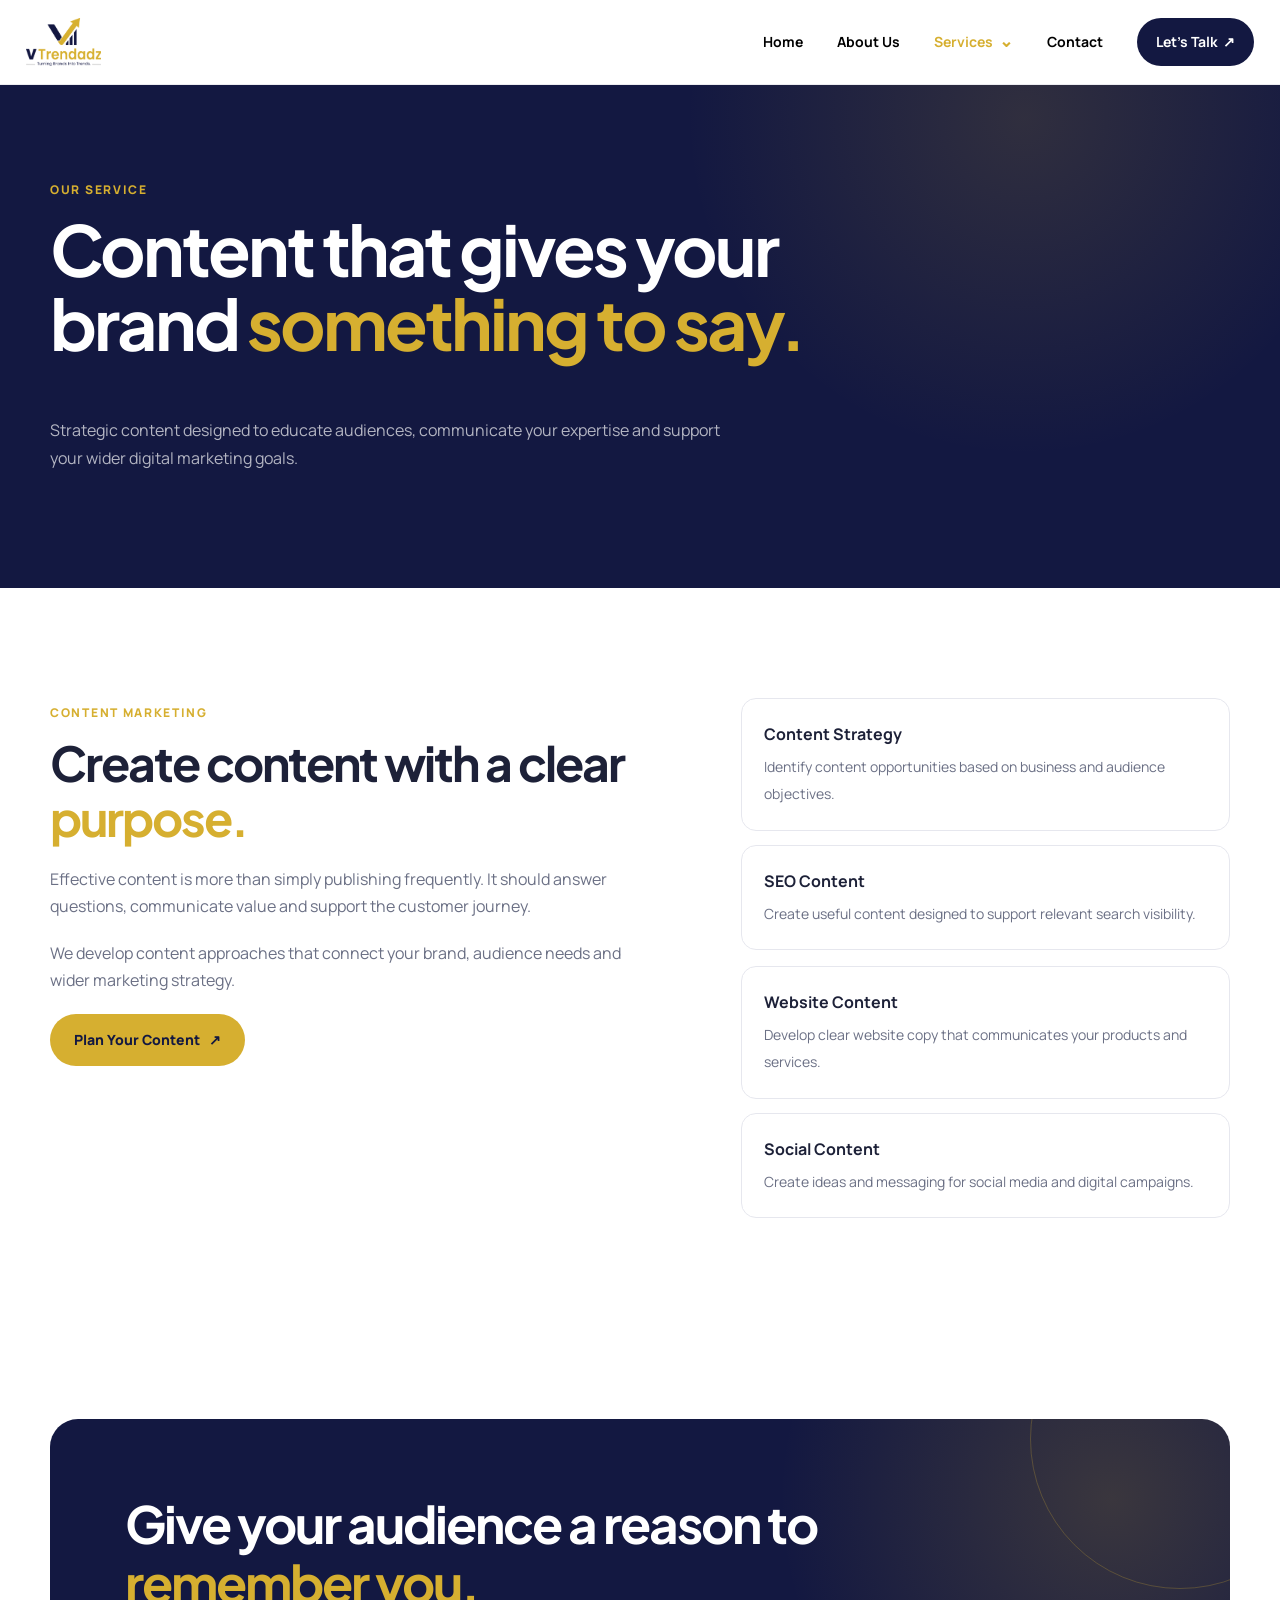
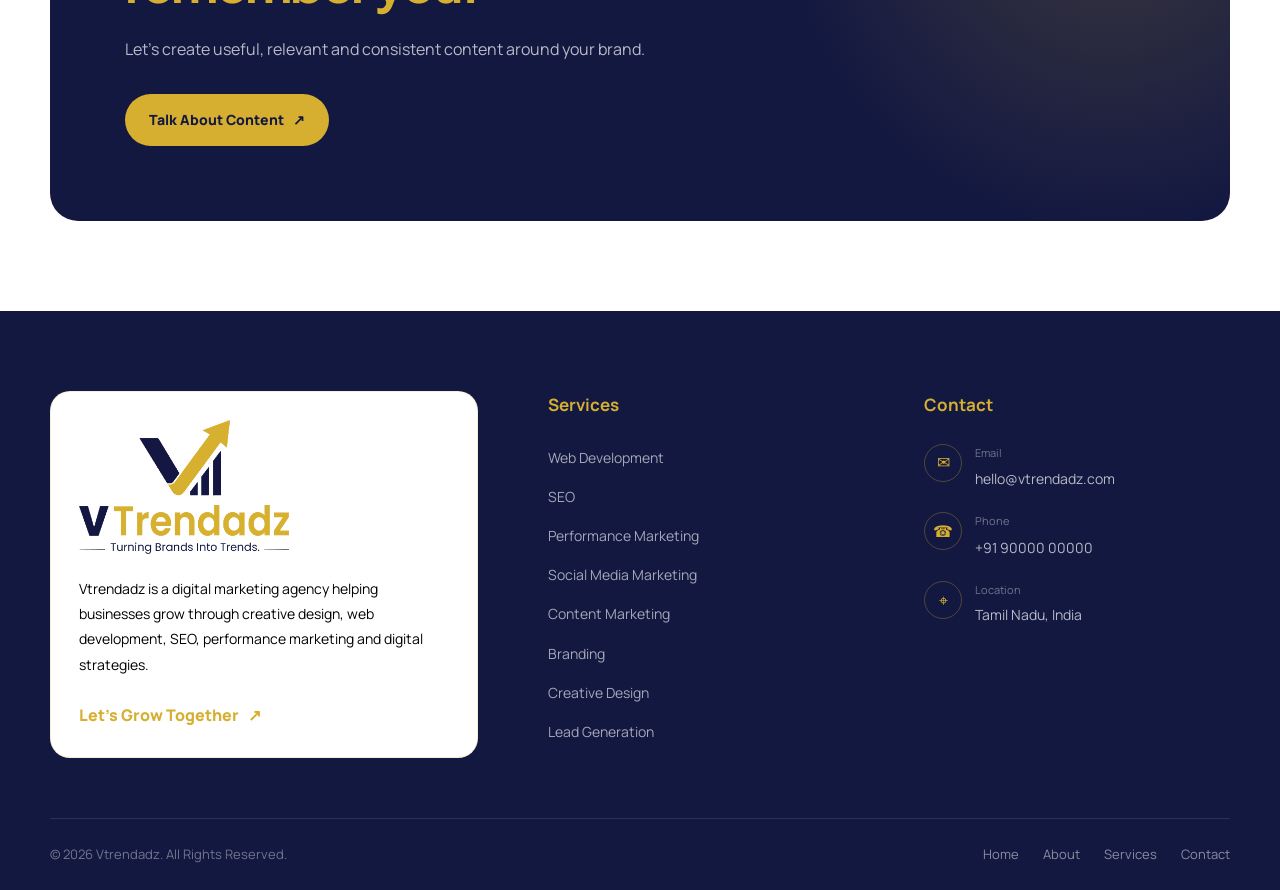
<file: services/branding.html>
<!DOCTYPE html>
<html lang="en">

<head>

    <meta charset="UTF-8">
    <meta name="viewport" content="width=device-width, initial-scale=1.0">

    <title>Content Marketing Services | Vtrendadz</title>

    <meta name="description"
        content="Vtrendadz content marketing services help businesses create useful, strategic content for audiences, search visibility and digital growth.">

    <link rel="stylesheet" href="../css/style.css">

</head>

<body>

    <div class="loader" id="loader">
        <div class="loader-logo">
            <img src="../images/vtrendadz-logo-transparent.png" alt="Vtrendadz">
        </div>
    </div>

    <header class="navbar" id="navbar">
        <div class="container nav-container">

            <a href="../index.html" class="logo">
                <img src="../images/vtrendadz-logo-transparent.png" alt="Vtrendadz Digital Marketing Agency">
            </a>

            <button class="menu-toggle" id="menuToggle" aria-label="Open navigation menu" aria-expanded="false"
                aria-controls="navMenu">

                <span></span>
                <span></span>
                <span></span>

            </button>

            <nav class="nav-menu" id="navMenu">

                <a href="../index.html">Home</a>

                <a href="../about.html">About Us</a>

                <div class="nav-dropdown">

                    <button class="dropdown-toggle" type="button" aria-expanded="false">

                        Services

                        <span class="dropdown-arrow">⌄</span>

                    </button>

                    <div class="dropdown-menu">

                        <a href="../services.html">
                            <span class="dropdown-number">01</span>
                            <span>
                                <strong>All Services</strong>
                                <small>Explore our solutions</small>
                            </span>
                        </a>

                        <a href="web-development.html">
                            <span class="dropdown-number">02</span>
                            <span>
                                <strong>Web Development</strong>
                                <small>Websites & digital experiences</small>
                            </span>
                        </a>

                        <a href="seo.html">
                            <span class="dropdown-number">03</span>
                            <span>
                                <strong>SEO</strong>
                                <small>Search visibility & growth</small>
                            </span>
                        </a>

                        <a href="performance-marketing.html">
                            <span class="dropdown-number">04</span>
                            <span>
                                <strong>Performance Marketing</strong>
                                <small>Paid campaigns & conversions</small>
                            </span>
                        </a>

                        <a href="social-media-marketing.html">
                            <span class="dropdown-number">05</span>
                            <span>
                                <strong>Social Media Marketing</strong>
                                <small>Social growth & engagement</small>
                            </span>
                        </a>

                        <a href="content-marketing.html">
                            <span class="dropdown-number">06</span>
                            <span>
                                <strong>Content Marketing</strong>
                                <small>Content that connects</small>
                            </span>
                        </a>

                        <a href="branding.html">
                            <span class="dropdown-number">07</span>
                            <span>
                                <strong>Branding</strong>
                                <small>Build a stronger identity</small>
                            </span>
                        </a>

                        <a href="creative-design.html">
                            <span class="dropdown-number">08</span>
                            <span>
                                <strong>Creative Design</strong>
                                <small>Creative visual solutions</small>
                            </span>
                        </a>

                        <a href="lead-generation.html">
                            <span class="dropdown-number">09</span>
                            <span>
                                <strong>Lead Generation</strong>
                                <small>Generate quality leads</small>
                            </span>
                        </a>

                    </div>
                </div>

                <a href="../contact.html">Contact</a>

                <a href="../contact.html" class="nav-btn">
                    Let's Talk <span>↗</span>
                </a>

            </nav>

        </div>
    </header>


    <main>

        <section class="page-hero">

            <div class="container">

                <div class="reveal from-left">

                    <span class="eyebrow">Our Service</span>

                    <h1>
                        Content that gives your brand
                        <span>something to say.</span>
                    </h1>

                    <p>
                        Strategic content designed to educate audiences, communicate
                        your expertise and support your wider digital marketing goals.
                    </p>

                </div>

            </div>

        </section>


        <section class="section">

            <div class="container">

                <div class="service-detail">

                    <div class="service-detail-intro reveal from-left">

                        <span class="eyebrow">Content Marketing</span>

                        <h2>
                            Create content with a clear
                            <span>purpose.</span>
                        </h2>

                        <div class="service-detail-content">

                            <p>
                                Effective content is more than simply publishing frequently.
                                It should answer questions, communicate value and support
                                the customer journey.
                            </p>

                            <p>
                                We develop content approaches that connect your brand,
                                audience needs and wider marketing strategy.
                            </p>

                        </div>

                        <a href="../contact.html" class="btn btn-primary">
                            Plan Your Content <span>↗</span>
                        </a>

                    </div>


                    <div class="service-points">

                        <div class="point reveal from-right">
                            <strong>Content Strategy</strong>
                            <span>
                                Identify content opportunities based on business
                                and audience objectives.
                            </span>
                        </div>

                        <div class="point reveal from-right">
                            <strong>SEO Content</strong>
                            <span>
                                Create useful content designed to support relevant
                                search visibility.
                            </span>
                        </div>

                        <div class="point reveal from-right">
                            <strong>Website Content</strong>
                            <span>
                                Develop clear website copy that communicates
                                your products and services.
                            </span>
                        </div>

                        <div class="point reveal from-right">
                            <strong>Social Content</strong>
                            <span>
                                Create ideas and messaging for social media
                                and digital campaigns.
                            </span>
                        </div>

                    </div>

                </div>

            </div>

        </section>


        <section class="cta-section">

            <div class="container">

                <div class="cta-box reveal">

                    <h2>
                        Give your audience a reason to
                        <span>remember you.</span>
                    </h2>

                    <p>
                        Let's create useful, relevant and consistent content
                        around your brand.
                    </p>

                    <a href="../contact.html" class="btn btn-primary">
                        Talk About Content <span>↗</span>
                    </a>

                </div>

            </div>

        </section>

    </main>


    <footer class="footer">

        <div class="container">

            <div class="footer-grid">

                <div class="footer-brand">

                    <a href="../index.html" class="footer-logo">
                        <img src="../images/vtrendadz-logo-transparent.png" alt="Vtrendadz">
                    </a>

                    <p>
                        Vtrendadz is a digital marketing agency helping businesses
                        grow through creative design, web development, SEO,
                        performance marketing and digital strategies.
                    </p>

                    <a href="../contact.html" class="footer-cta">
                        Let's Grow Together <span>↗</span>
                    </a>

                </div>

                <div class="footer-services">

                    <h3>Services</h3>

                    <ul>
                        <li><a href="web-development.html">Web Development</a></li>
<li><a href="seo.html">SEO</a></li>
<li><a href="performance-marketing.html">Performance Marketing</a></li>
<li><a href="social-media-marketing.html">Social Media Marketing</a></li>
<li><a href="content-marketing.html">Content Marketing</a></li>
<li><a href="branding.html">Branding</a></li>
<li><a href="creative-design.html">Creative Design</a></li>
<li><a href="lead-generation.html">Lead Generation</a></li>
                    </ul>

                </div>

                <div class="footer-contact">

                    <h3>Contact</h3>

                    <div class="contact-item">
                        <span class="contact-icon">✉</span>
                        <div>
                            <small>Email</small>
                            <a href="mailto:hello@vtrendadz.com">hello@vtrendadz.com</a>
                        </div>
                    </div>

                    <div class="contact-item">
                        <span class="contact-icon">☎</span>
                        <div>
                            <small>Phone</small>
                            <a href="tel:+919000000000">+91 90000 00000</a>
                        </div>
                    </div>

                    <div class="contact-item">
                        <span class="contact-icon">⌖</span>
                        <div>
                            <small>Location</small>
                            <p>Tamil Nadu, India</p>
                        </div>
                    </div>

                </div>

            </div>

            <div class="footer-bottom">

                <p>
                    © <span id="year"></span>
                    Vtrendadz. All Rights Reserved.
                </p>

                <div class="footer-bottom-links">
                    <a href="../index.html">Home</a>
                    <a href="../about.html">About</a>
                    <a href="../services.html">Services</a>
                    <a href="../contact.html">Contact</a>
                </div>

            </div>

        </div>

    </footer>

    <script src="../js/script.js"></script>

</body>

</html>
</file>
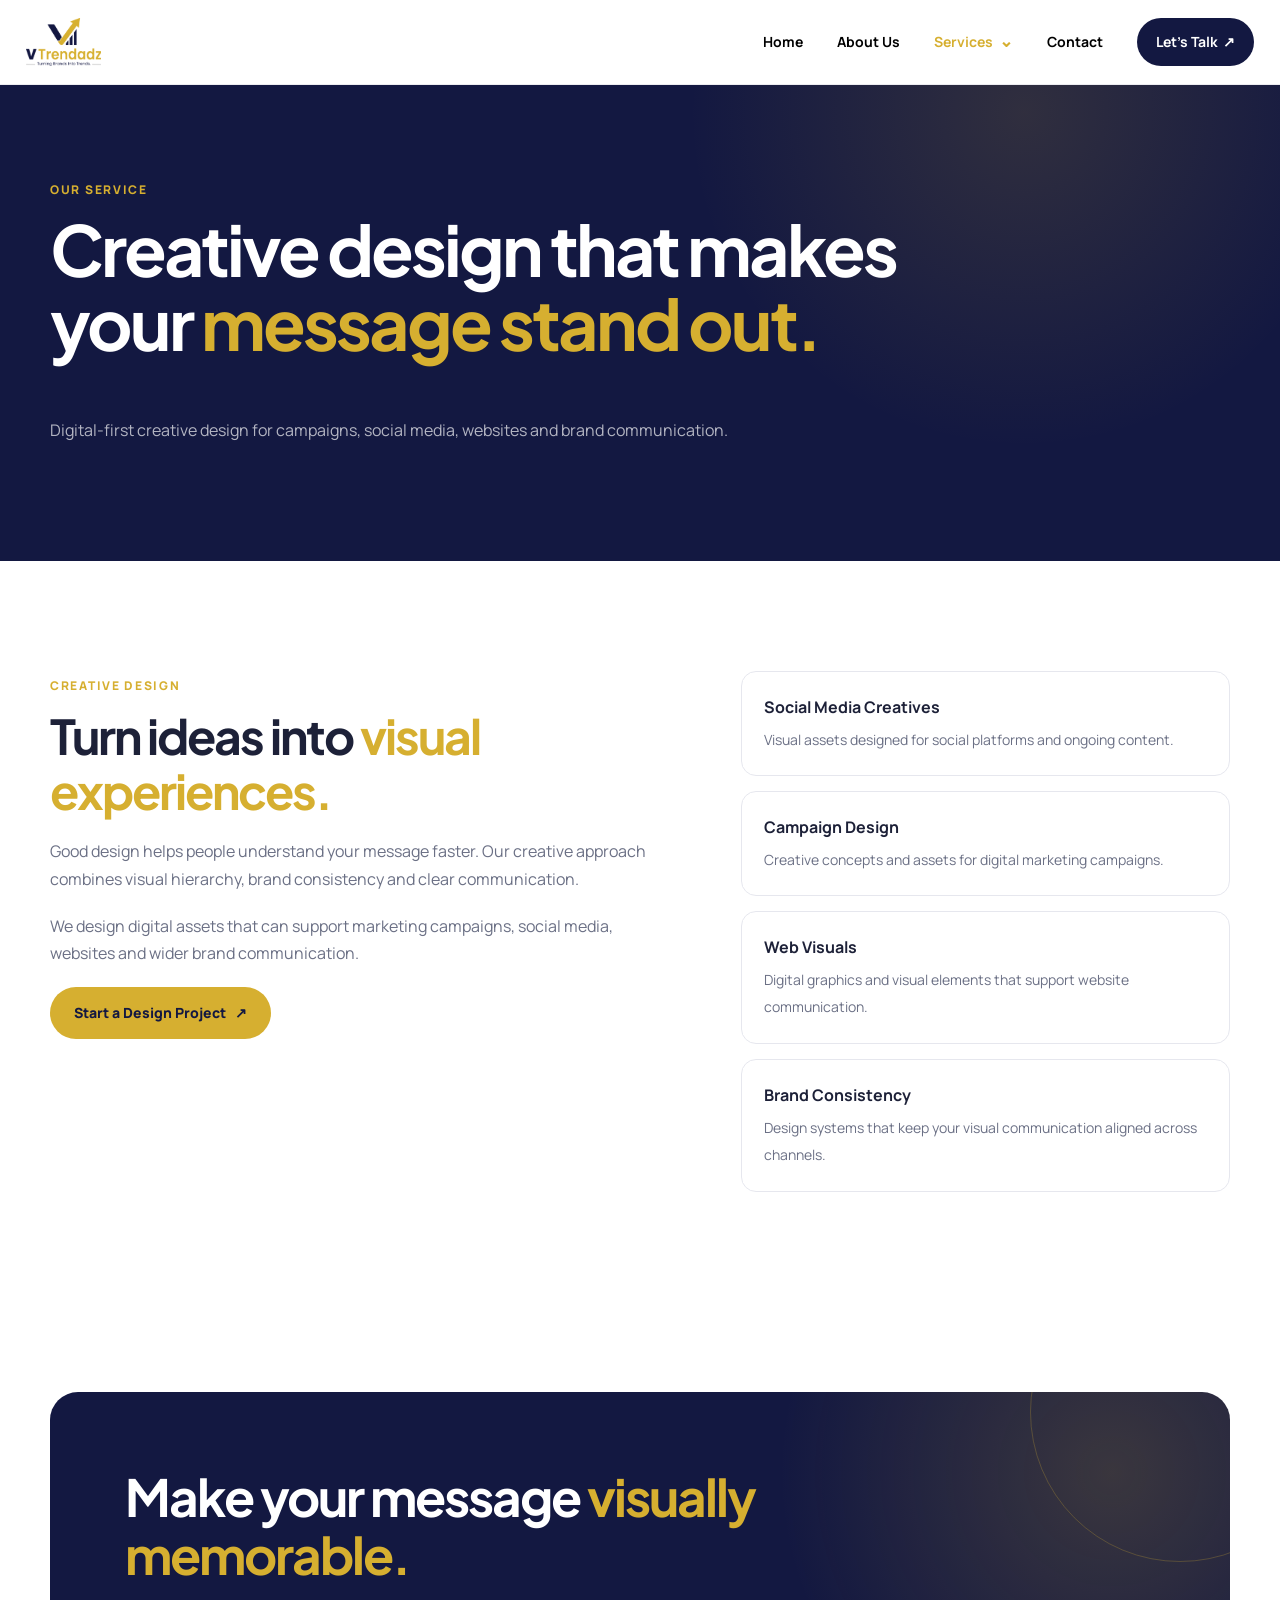
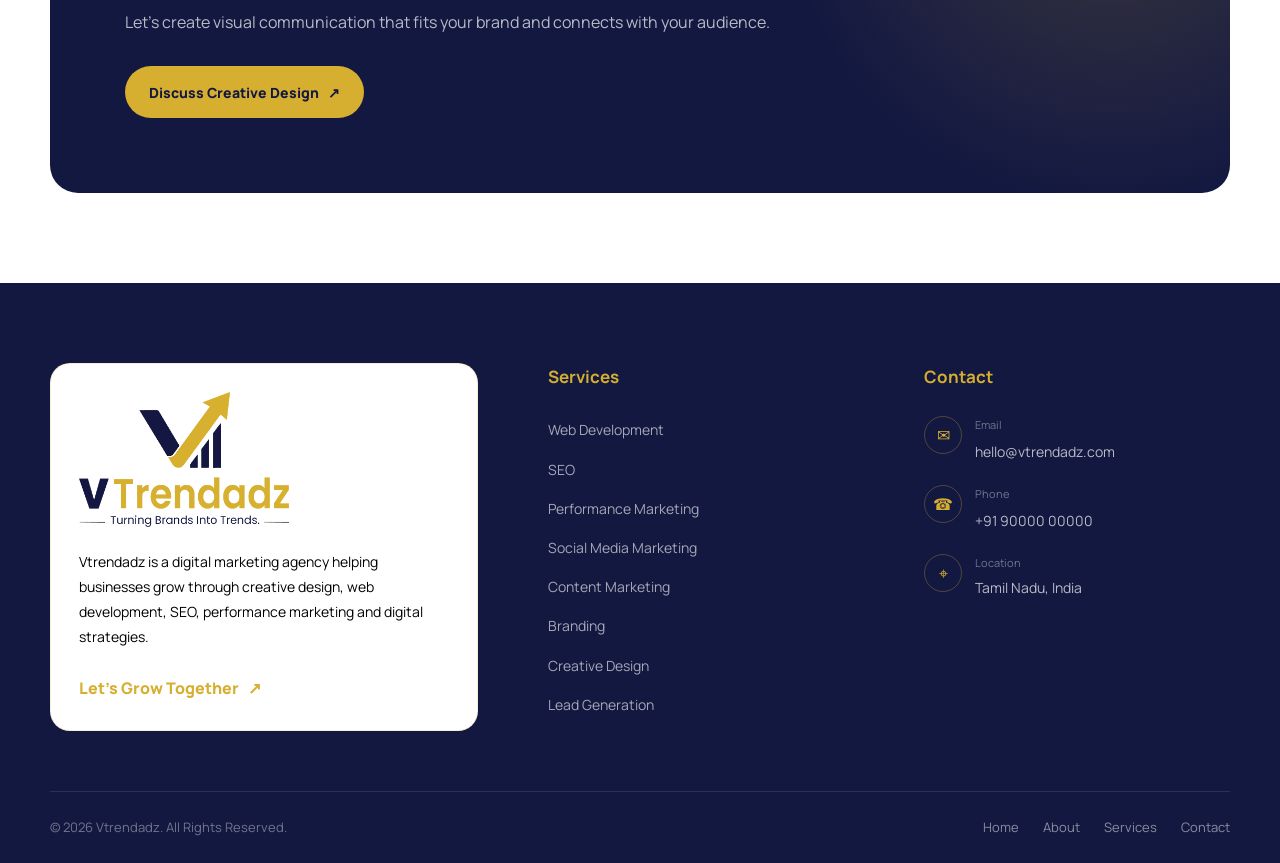
<file: services/creative-design.html>
<!DOCTYPE html>
<html lang="en">

<head>

    <meta charset="UTF-8">
    <meta name="viewport" content="width=device-width, initial-scale=1.0">

    <title>Creative Design Services | Vtrendadz</title>

    <meta name="description"
        content="Vtrendadz provides creative design services for social media, digital campaigns, websites, marketing materials and brand communication.">

    <link rel="stylesheet" href="../css/style.css">

</head>

<body>

    <div class="loader" id="loader">
        <div class="loader-logo">
            <img src="../images/vtrendadz-logo-transparent.png" alt="Vtrendadz">
        </div>
    </div>

    <header class="navbar" id="navbar">
        <div class="container nav-container">

            <a href="../index.html" class="logo">
                <img src="../images/vtrendadz-logo-transparent.png" alt="Vtrendadz Digital Marketing Agency">
            </a>

            <button class="menu-toggle" id="menuToggle" aria-label="Open navigation menu" aria-expanded="false"
                aria-controls="navMenu">

                <span></span>
                <span></span>
                <span></span>

            </button>

            <nav class="nav-menu" id="navMenu">

                <a href="../index.html">Home</a>

                <a href="../about.html">About Us</a>

                <div class="nav-dropdown">

                    <button class="dropdown-toggle" type="button" aria-expanded="false">

                        Services

                        <span class="dropdown-arrow">⌄</span>

                    </button>

                    <div class="dropdown-menu">

                        <a href="../services.html">
                            <span class="dropdown-number">01</span>
                            <span>
                                <strong>All Services</strong>
                                <small>Explore our solutions</small>
                            </span>
                        </a>

                        <a href="web-development.html">
                            <span class="dropdown-number">02</span>
                            <span>
                                <strong>Web Development</strong>
                                <small>Websites & digital experiences</small>
                            </span>
                        </a>

                        <a href="seo.html">
                            <span class="dropdown-number">03</span>
                            <span>
                                <strong>SEO</strong>
                                <small>Search visibility & growth</small>
                            </span>
                        </a>

                        <a href="performance-marketing.html">
                            <span class="dropdown-number">04</span>
                            <span>
                                <strong>Performance Marketing</strong>
                                <small>Paid campaigns & conversions</small>
                            </span>
                        </a>

                        <a href="social-media-marketing.html">
                            <span class="dropdown-number">05</span>
                            <span>
                                <strong>Social Media Marketing</strong>
                                <small>Social growth & engagement</small>
                            </span>
                        </a>

                        <a href="content-marketing.html">
                            <span class="dropdown-number">06</span>
                            <span>
                                <strong>Content Marketing</strong>
                                <small>Content that connects</small>
                            </span>
                        </a>

                        <a href="branding.html">
                            <span class="dropdown-number">07</span>
                            <span>
                                <strong>Branding</strong>
                                <small>Build a stronger identity</small>
                            </span>
                        </a>

                        <a href="creative-design.html">
                            <span class="dropdown-number">08</span>
                            <span>
                                <strong>Creative Design</strong>
                                <small>Creative visual solutions</small>
                            </span>
                        </a>

                        <a href="lead-generation.html">
                            <span class="dropdown-number">09</span>
                            <span>
                                <strong>Lead Generation</strong>
                                <small>Generate quality leads</small>
                            </span>
                        </a>

                    </div>
                </div>

                <a href="../contact.html">Contact</a>

                <a href="../contact.html" class="nav-btn">
                    Let's Talk <span>↗</span>
                </a>

            </nav>

        </div>
    </header>


    <main>

        <section class="page-hero">

            <div class="container">

                <div class="reveal from-left">

                    <span class="eyebrow">Our Service</span>

                    <h1>
                        Creative design that makes your
                        <span>message stand out.</span>
                    </h1>

                    <p>
                        Digital-first creative design for campaigns, social media,
                        websites and brand communication.
                    </p>

                </div>

            </div>

        </section>


        <section class="section">

            <div class="container">

                <div class="service-detail">

                    <div class="service-detail-intro reveal from-left">

                        <span class="eyebrow">Creative Design</span>

                        <h2>
                            Turn ideas into
                            <span>visual experiences.</span>
                        </h2>

                        <div class="service-detail-content">

                            <p>
                                Good design helps people understand your message faster.
                                Our creative approach combines visual hierarchy, brand
                                consistency and clear communication.
                            </p>

                            <p>
                                We design digital assets that can support marketing campaigns,
                                social media, websites and wider brand communication.
                            </p>

                        </div>

                        <a href="../contact.html" class="btn btn-primary">
                            Start a Design Project <span>↗</span>
                        </a>

                    </div>


                    <div class="service-points">

                        <div class="point reveal from-right">
                            <strong>Social Media Creatives</strong>
                            <span>
                                Visual assets designed for social platforms
                                and ongoing content.
                            </span>
                        </div>

                        <div class="point reveal from-right">
                            <strong>Campaign Design</strong>
                            <span>
                                Creative concepts and assets for digital
                                marketing campaigns.
                            </span>
                        </div>

                        <div class="point reveal from-right">
                            <strong>Web Visuals</strong>
                            <span>
                                Digital graphics and visual elements that
                                support website communication.
                            </span>
                        </div>

                        <div class="point reveal from-right">
                            <strong>Brand Consistency</strong>
                            <span>
                                Design systems that keep your visual communication
                                aligned across channels.
                            </span>
                        </div>

                    </div>

                </div>

            </div>

        </section>


        <section class="cta-section">

            <div class="container">

                <div class="cta-box reveal">

                    <h2>
                        Make your message
                        <span>visually memorable.</span>
                    </h2>

                    <p>
                        Let's create visual communication that fits your brand
                        and connects with your audience.
                    </p>

                    <a href="../contact.html" class="btn btn-primary">
                        Discuss Creative Design <span>↗</span>
                    </a>

                </div>

            </div>

        </section>

    </main>


    <footer class="footer">

        <div class="container">

            <div class="footer-grid">

                <div class="footer-brand">

                    <a href="../index.html" class="footer-logo">
                        <img src="../images/vtrendadz-logo-transparent.png" alt="Vtrendadz">
                    </a>

                    <p>
                        Vtrendadz is a digital marketing agency helping businesses
                        grow through creative design, web development, SEO,
                        performance marketing and digital strategies.
                    </p>

                    <a href="../contact.html" class="footer-cta">
                        Let's Grow Together <span>↗</span>
                    </a>

                </div>

                <div class="footer-services">

                    <h3>Services</h3>

                    <ul>
                        <li><a href="web-development.html">Web Development</a></li>
<li><a href="seo.html">SEO</a></li>
<li><a href="performance-marketing.html">Performance Marketing</a></li>
<li><a href="social-media-marketing.html">Social Media Marketing</a></li>
<li><a href="content-marketing.html">Content Marketing</a></li>
<li><a href="branding.html">Branding</a></li>
<li><a href="creative-design.html">Creative Design</a></li>
<li><a href="lead-generation.html">Lead Generation</a></li>
                    </ul>

                </div>

                <div class="footer-contact">

                    <h3>Contact</h3>

                    <div class="contact-item">
                        <span class="contact-icon">✉</span>
                        <div>
                            <small>Email</small>
                            <a href="mailto:hello@vtrendadz.com">hello@vtrendadz.com</a>
                        </div>
                    </div>

                    <div class="contact-item">
                        <span class="contact-icon">☎</span>
                        <div>
                            <small>Phone</small>
                            <a href="tel:+919000000000">+91 90000 00000</a>
                        </div>
                    </div>

                    <div class="contact-item">
                        <span class="contact-icon">⌖</span>
                        <div>
                            <small>Location</small>
                            <p>Tamil Nadu, India</p>
                        </div>
                    </div>

                </div>

            </div>

            <div class="footer-bottom">

                <p>
                    © <span id="year"></span>
                    Vtrendadz. All Rights Reserved.
                </p>

                <div class="footer-bottom-links">
                    <a href="../index.html">Home</a>
                    <a href="../about.html">About</a>
                    <a href="../services.html">Services</a>
                    <a href="../contact.html">Contact</a>
                </div>

            </div>

        </div>

    </footer>

    <script src="../js/script.js"></script>

</body>

</html>
</file>
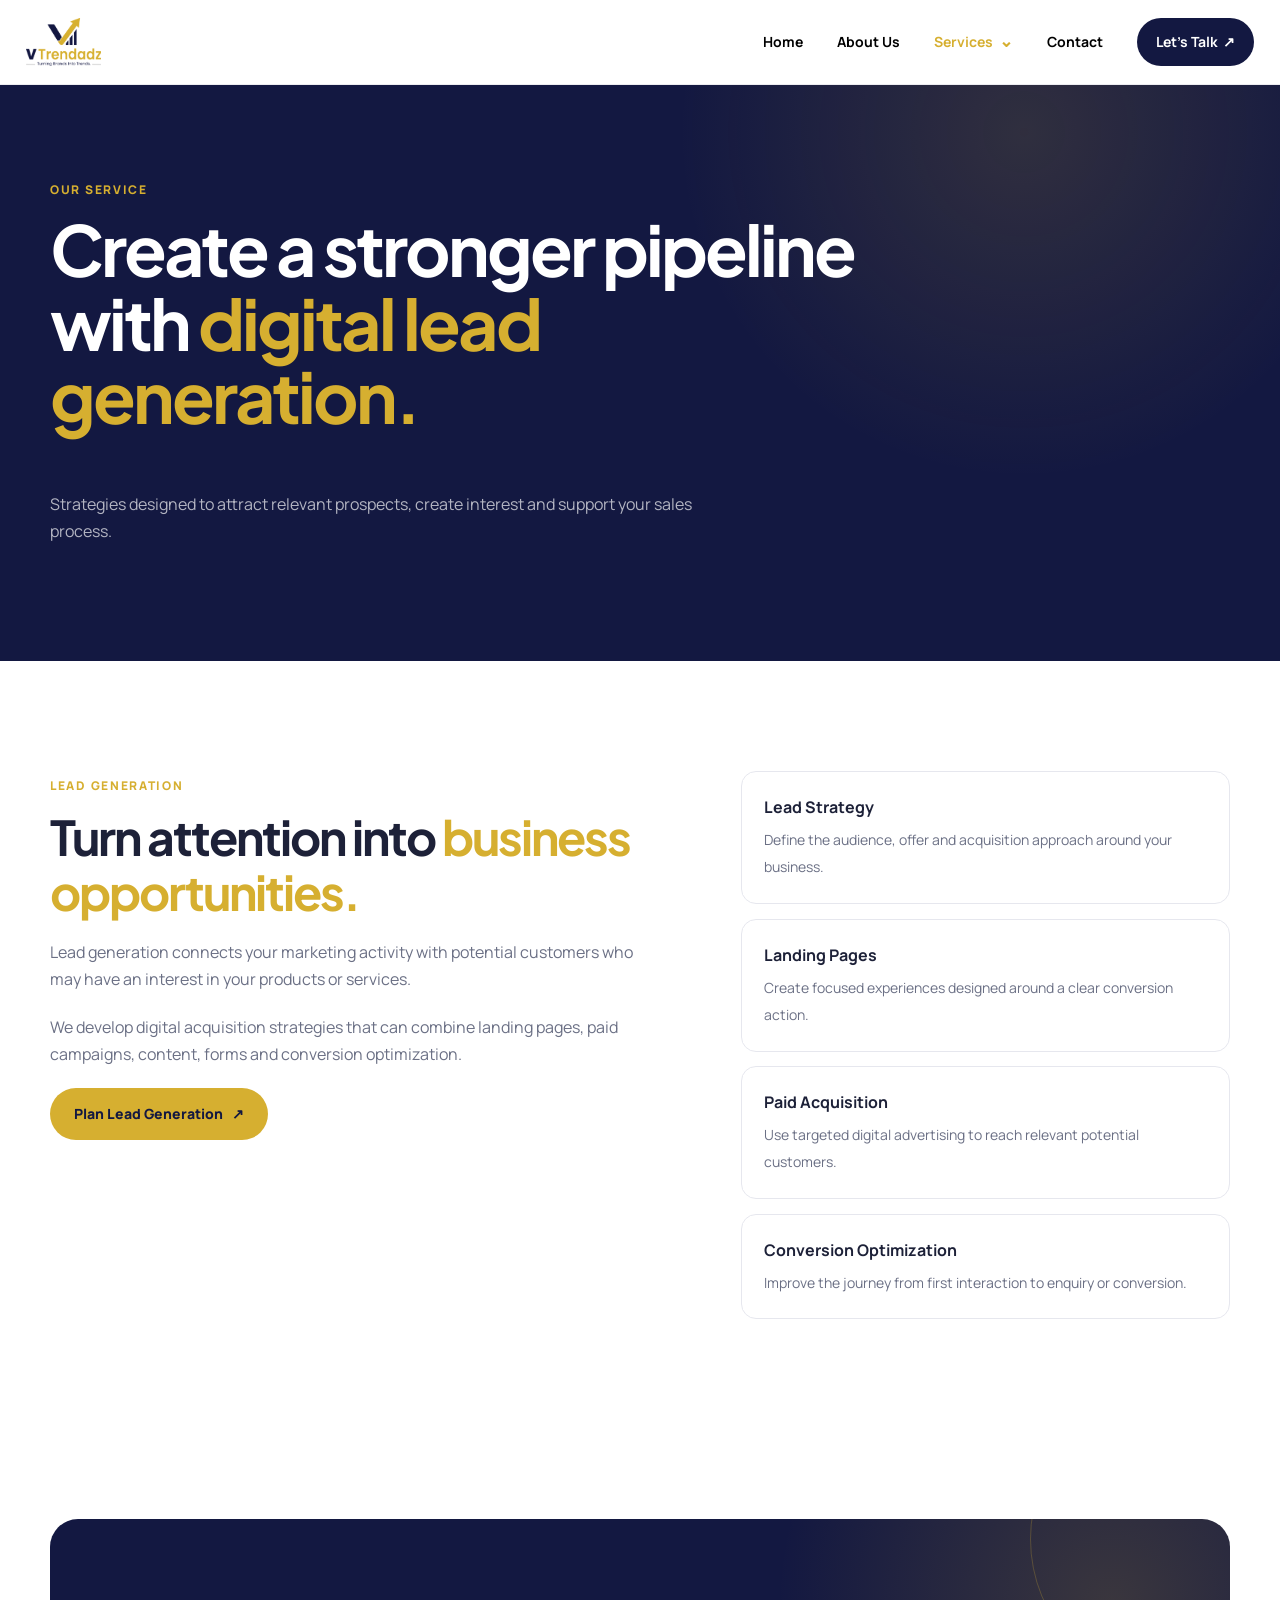
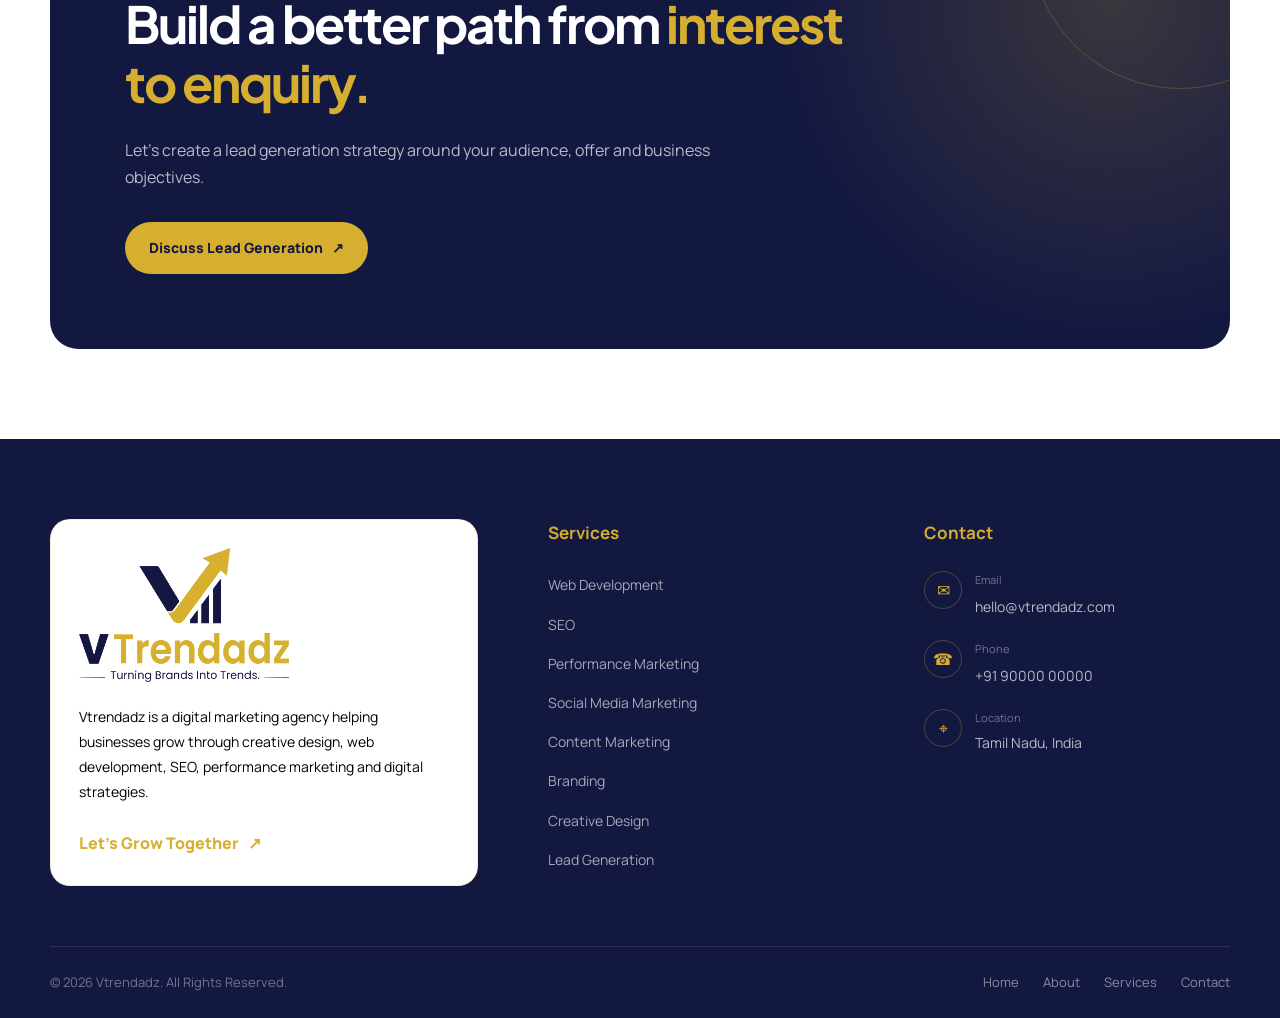
<file: services/lead-generation.html>
<!DOCTYPE html>
<html lang="en">

<head>

    <meta charset="UTF-8">
    <meta name="viewport" content="width=device-width, initial-scale=1.0">

    <title>Lead Generation Services | Vtrendadz</title>

    <meta name="description"
        content="Vtrendadz provides digital lead generation services designed to help businesses attract relevant prospects through targeted digital strategies and campaigns.">

    <link rel="stylesheet" href="../css/style.css">

</head>

<body>

    <div class="loader" id="loader">
        <div class="loader-logo">
            <img src="../images/vtrendadz-logo-transparent.png" alt="Vtrendadz">
        </div>
    </div>

    <header class="navbar" id="navbar">
        <div class="container nav-container">

            <a href="../index.html" class="logo">
                <img src="../images/vtrendadz-logo-transparent.png" alt="Vtrendadz Digital Marketing Agency">
            </a>

            <button class="menu-toggle" id="menuToggle" aria-label="Open navigation menu" aria-expanded="false"
                aria-controls="navMenu">

                <span></span>
                <span></span>
                <span></span>

            </button>

            <nav class="nav-menu" id="navMenu">

                <a href="../index.html">Home</a>

                <a href="../about.html">About Us</a>

                <div class="nav-dropdown">

                    <button class="dropdown-toggle" type="button" aria-expanded="false">

                        Services

                        <span class="dropdown-arrow">⌄</span>

                    </button>

                    <div class="dropdown-menu">

                        <a href="../services.html">
                            <span class="dropdown-number">01</span>
                            <span>
                                <strong>All Services</strong>
                                <small>Explore our solutions</small>
                            </span>
                        </a>

                        <a href="web-development.html">
                            <span class="dropdown-number">02</span>
                            <span>
                                <strong>Web Development</strong>
                                <small>Websites & digital experiences</small>
                            </span>
                        </a>

                        <a href="seo.html">
                            <span class="dropdown-number">03</span>
                            <span>
                                <strong>SEO</strong>
                                <small>Search visibility & growth</small>
                            </span>
                        </a>

                        <a href="performance-marketing.html">
                            <span class="dropdown-number">04</span>
                            <span>
                                <strong>Performance Marketing</strong>
                                <small>Paid campaigns & conversions</small>
                            </span>
                        </a>

                        <a href="social-media-marketing.html">
                            <span class="dropdown-number">05</span>
                            <span>
                                <strong>Social Media Marketing</strong>
                                <small>Social growth & engagement</small>
                            </span>
                        </a>

                        <a href="content-marketing.html">
                            <span class="dropdown-number">06</span>
                            <span>
                                <strong>Content Marketing</strong>
                                <small>Content that connects</small>
                            </span>
                        </a>

                        <a href="branding.html">
                            <span class="dropdown-number">07</span>
                            <span>
                                <strong>Branding</strong>
                                <small>Build a stronger identity</small>
                            </span>
                        </a>

                        <a href="creative-design.html">
                            <span class="dropdown-number">08</span>
                            <span>
                                <strong>Creative Design</strong>
                                <small>Creative visual solutions</small>
                            </span>
                        </a>

                        <a href="lead-generation.html">
                            <span class="dropdown-number">09</span>
                            <span>
                                <strong>Lead Generation</strong>
                                <small>Generate quality leads</small>
                            </span>
                        </a>

                    </div>
                </div>

                <a href="../contact.html">Contact</a>

                <a href="../contact.html" class="nav-btn">
                    Let's Talk <span>↗</span>
                </a>

            </nav>

        </div>
    </header>

    <main>

        <section class="page-hero">

            <div class="container">

                <div class="reveal from-left">

                    <span class="eyebrow">Our Service</span>

                    <h1>
                        Create a stronger pipeline with
                        <span>digital lead generation.</span>
                    </h1>

                    <p>
                        Strategies designed to attract relevant prospects, create
                        interest and support your sales process.
                    </p>

                </div>

            </div>

        </section>


        <section class="section">

            <div class="container">

                <div class="service-detail">

                    <div class="service-detail-intro reveal from-left">

                        <span class="eyebrow">Lead Generation</span>

                        <h2>
                            Turn attention into
                            <span>business opportunities.</span>
                        </h2>

                        <div class="service-detail-content">

                            <p>
                                Lead generation connects your marketing activity with
                                potential customers who may have an interest in your
                                products or services.
                            </p>

                            <p>
                                We develop digital acquisition strategies that can combine
                                landing pages, paid campaigns, content, forms and conversion
                                optimization.
                            </p>

                        </div>

                        <a href="../contact.html" class="btn btn-primary">
                            Plan Lead Generation <span>↗</span>
                        </a>

                    </div>


                    <div class="service-points">

                        <div class="point reveal from-right">
                            <strong>Lead Strategy</strong>
                            <span>
                                Define the audience, offer and acquisition
                                approach around your business.
                            </span>
                        </div>

                        <div class="point reveal from-right">
                            <strong>Landing Pages</strong>
                            <span>
                                Create focused experiences designed around
                                a clear conversion action.
                            </span>
                        </div>

                        <div class="point reveal from-right">
                            <strong>Paid Acquisition</strong>
                            <span>
                                Use targeted digital advertising to reach
                                relevant potential customers.
                            </span>
                        </div>

                        <div class="point reveal from-right">
                            <strong>Conversion Optimization</strong>
                            <span>
                                Improve the journey from first interaction
                                to enquiry or conversion.
                            </span>
                        </div>

                    </div>

                </div>

            </div>

        </section>


        <section class="cta-section">

            <div class="container">

                <div class="cta-box reveal">

                    <h2>
                        Build a better path from
                        <span>interest to enquiry.</span>
                    </h2>

                    <p>
                        Let's create a lead generation strategy around your
                        audience, offer and business objectives.
                    </p>

                    <a href="../contact.html" class="btn btn-primary">
                        Discuss Lead Generation <span>↗</span>
                    </a>

                </div>

            </div>

        </section>

    </main>


    <footer class="footer">

        <div class="container">

            <div class="footer-grid">

                <div class="footer-brand">

                    <a href="../index.html" class="footer-logo">
                        <img src="../images/vtrendadz-logo-transparent.png" alt="Vtrendadz">
                    </a>

                    <p>
                        Vtrendadz is a digital marketing agency helping businesses
                        grow through creative design, web development, SEO,
                        performance marketing and digital strategies.
                    </p>

                    <a href="../contact.html" class="footer-cta">
                        Let's Grow Together <span>↗</span>
                    </a>

                </div>

                <div class="footer-services">

                    <h3>Services</h3>

                    <ul>
                       <li><a href="web-development.html">Web Development</a></li>
<li><a href="seo.html">SEO</a></li>
<li><a href="performance-marketing.html">Performance Marketing</a></li>
<li><a href="social-media-marketing.html">Social Media Marketing</a></li>
<li><a href="content-marketing.html">Content Marketing</a></li>
<li><a href="branding.html">Branding</a></li>
<li><a href="creative-design.html">Creative Design</a></li>
<li><a href="lead-generation.html">Lead Generation</a></li>
                    </ul>

                </div>

                <div class="footer-contact">

                    <h3>Contact</h3>

                    <div class="contact-item">
                        <span class="contact-icon">✉</span>
                        <div>
                            <small>Email</small>
                            <a href="mailto:hello@vtrendadz.com">hello@vtrendadz.com</a>
                        </div>
                    </div>

                    <div class="contact-item">
                        <span class="contact-icon">☎</span>
                        <div>
                            <small>Phone</small>
                            <a href="tel:+919000000000">+91 90000 00000</a>
                        </div>
                    </div>

                    <div class="contact-item">
                        <span class="contact-icon">⌖</span>
                        <div>
                            <small>Location</small>
                            <p>Tamil Nadu, India</p>
                        </div>
                    </div>

                </div>

            </div>

            <div class="footer-bottom">

                <p>
                    © <span id="year"></span>
                    Vtrendadz. All Rights Reserved.
                </p>

                <div class="footer-bottom-links">
                    <a href="../index.html">Home</a>
                    <a href="../about.html">About</a>
                    <a href="../services.html">Services</a>
                    <a href="../contact.html">Contact</a>
                </div>

            </div>

        </div>

    </footer>

    <script src="../js/script.js"></script>

</body>

</html>
</file>
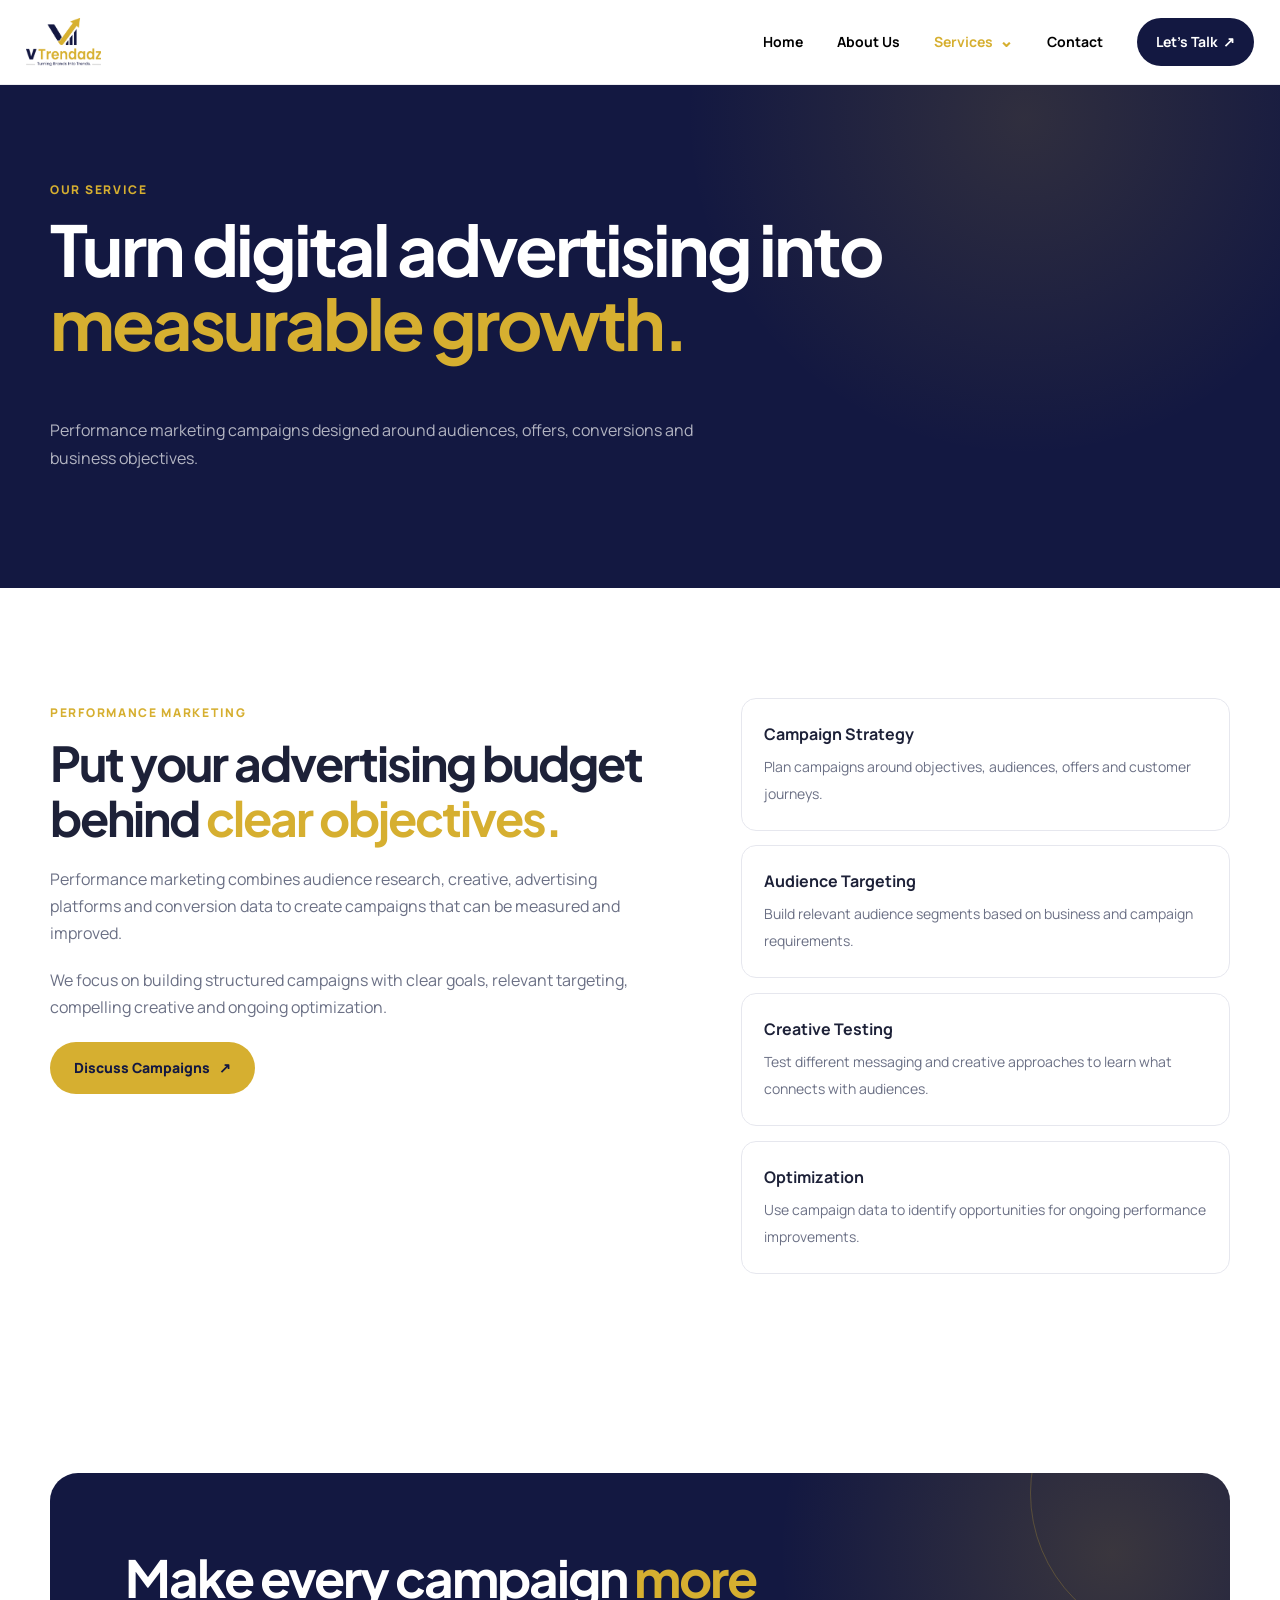
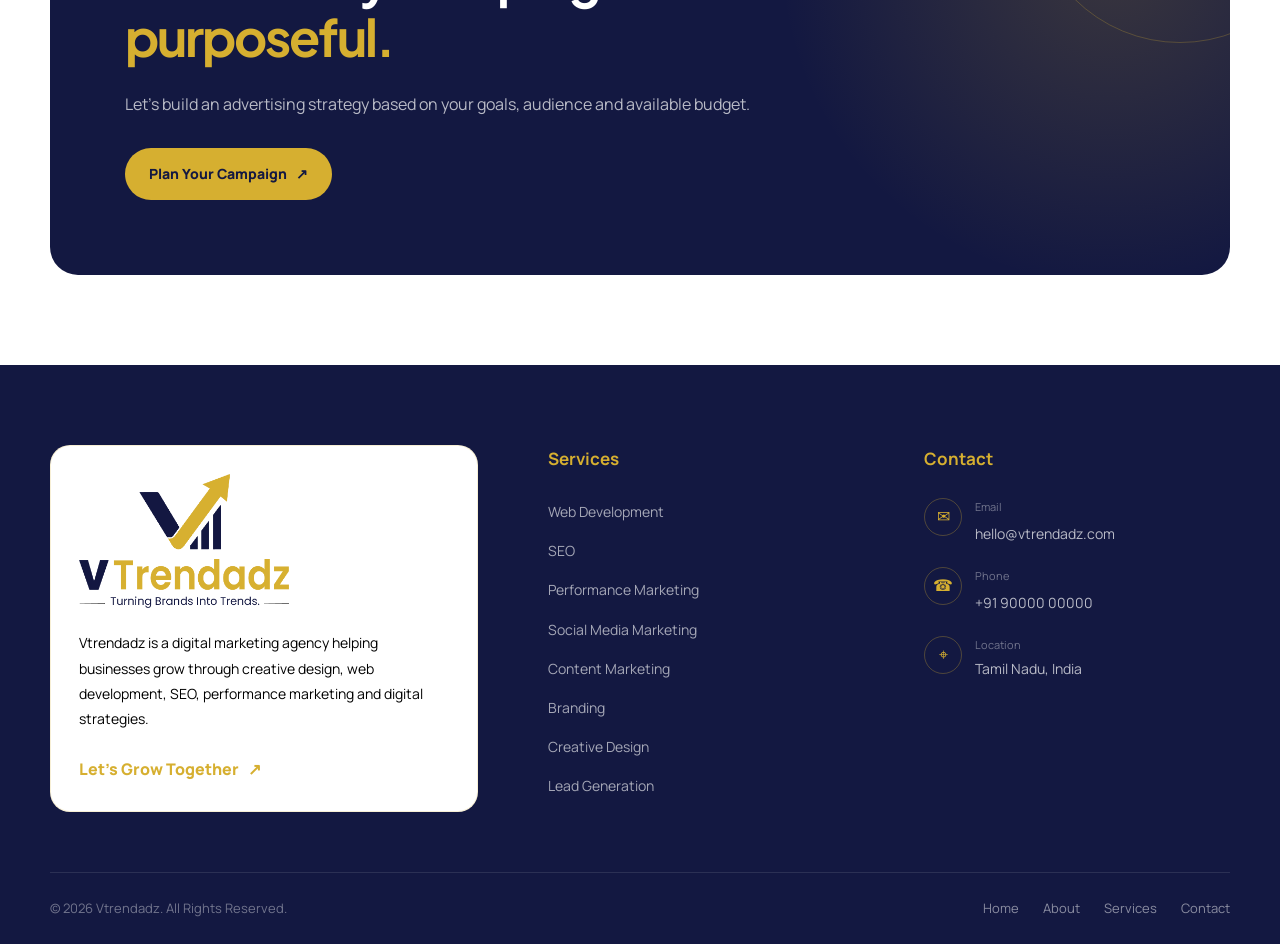
<file: services/performance-marketing.html>
<!DOCTYPE html>
<html lang="en">

<head>

    <meta charset="UTF-8">
    <meta name="viewport" content="width=device-width, initial-scale=1.0">

    <title>Performance Marketing Services | Vtrendadz</title>

    <meta name="description"
        content="Vtrendadz provides performance marketing services focused on paid digital campaigns, audience targeting, conversion optimization and measurable business outcomes.">

    <link rel="stylesheet" href="../css/style.css">

</head>

<body>

    <div class="loader" id="loader">
        <div class="loader-logo">
            <img src="../images/vtrendadz-logo-transparent.png" alt="Vtrendadz">
        </div>
    </div>

    <header class="navbar" id="navbar">
        <div class="container nav-container">

            <a href="../index.html" class="logo">
                <img src="../images/vtrendadz-logo-transparent.png" alt="Vtrendadz Digital Marketing Agency">
            </a>

            <button class="menu-toggle" id="menuToggle" aria-label="Open navigation menu" aria-expanded="false"
                aria-controls="navMenu">

                <span></span>
                <span></span>
                <span></span>

            </button>

            <nav class="nav-menu" id="navMenu">

                <a href="../index.html">Home</a>

                <a href="../about.html">About Us</a>

                <div class="nav-dropdown">

                    <button class="dropdown-toggle" type="button" aria-expanded="false">

                        Services

                        <span class="dropdown-arrow">⌄</span>

                    </button>

                    <div class="dropdown-menu">

                        <a href="../services.html">
                            <span class="dropdown-number">01</span>
                            <span>
                                <strong>All Services</strong>
                                <small>Explore our solutions</small>
                            </span>
                        </a>

                        <a href="web-development.html">
                            <span class="dropdown-number">02</span>
                            <span>
                                <strong>Web Development</strong>
                                <small>Websites & digital experiences</small>
                            </span>
                        </a>

                        <a href="seo.html">
                            <span class="dropdown-number">03</span>
                            <span>
                                <strong>SEO</strong>
                                <small>Search visibility & growth</small>
                            </span>
                        </a>

                        <a href="performance-marketing.html">
                            <span class="dropdown-number">04</span>
                            <span>
                                <strong>Performance Marketing</strong>
                                <small>Paid campaigns & conversions</small>
                            </span>
                        </a>

                        <a href="social-media-marketing.html">
                            <span class="dropdown-number">05</span>
                            <span>
                                <strong>Social Media Marketing</strong>
                                <small>Social growth & engagement</small>
                            </span>
                        </a>

                        <a href="content-marketing.html">
                            <span class="dropdown-number">06</span>
                            <span>
                                <strong>Content Marketing</strong>
                                <small>Content that connects</small>
                            </span>
                        </a>

                        <a href="branding.html">
                            <span class="dropdown-number">07</span>
                            <span>
                                <strong>Branding</strong>
                                <small>Build a stronger identity</small>
                            </span>
                        </a>

                        <a href="creative-design.html">
                            <span class="dropdown-number">08</span>
                            <span>
                                <strong>Creative Design</strong>
                                <small>Creative visual solutions</small>
                            </span>
                        </a>

                        <a href="lead-generation.html">
                            <span class="dropdown-number">09</span>
                            <span>
                                <strong>Lead Generation</strong>
                                <small>Generate quality leads</small>
                            </span>
                        </a>

                    </div>
                </div>

                <a href="../contact.html">Contact</a>

                <a href="../contact.html" class="nav-btn">
                    Let's Talk <span>↗</span>
                </a>

            </nav>

        </div>
    </header>


    <main>

        <section class="page-hero">

            <div class="container">

                <div class="reveal from-left">

                    <span class="eyebrow">Our Service</span>

                    <h1>
                        Turn digital advertising into
                        <span>measurable growth.</span>
                    </h1>

                    <p>
                        Performance marketing campaigns designed around audiences,
                        offers, conversions and business objectives.
                    </p>

                </div>

            </div>

        </section>


        <section class="section">

            <div class="container">

                <div class="service-detail">

                    <div class="service-detail-intro reveal from-left">

                        <span class="eyebrow">Performance Marketing</span>

                        <h2>
                            Put your advertising budget behind
                            <span>clear objectives.</span>
                        </h2>

                        <div class="service-detail-content">

                            <p>
                                Performance marketing combines audience research, creative,
                                advertising platforms and conversion data to create campaigns
                                that can be measured and improved.
                            </p>

                            <p>
                                We focus on building structured campaigns with clear goals,
                                relevant targeting, compelling creative and ongoing optimization.
                            </p>

                        </div>

                        <a href="../contact.html" class="btn btn-primary">
                            Discuss Campaigns <span>↗</span>
                        </a>

                    </div>


                    <div class="service-points">

                        <div class="point reveal from-right">
                            <strong>Campaign Strategy</strong>
                            <span>
                                Plan campaigns around objectives, audiences,
                                offers and customer journeys.
                            </span>
                        </div>

                        <div class="point reveal from-right">
                            <strong>Audience Targeting</strong>
                            <span>
                                Build relevant audience segments based on
                                business and campaign requirements.
                            </span>
                        </div>

                        <div class="point reveal from-right">
                            <strong>Creative Testing</strong>
                            <span>
                                Test different messaging and creative approaches
                                to learn what connects with audiences.
                            </span>
                        </div>

                        <div class="point reveal from-right">
                            <strong>Optimization</strong>
                            <span>
                                Use campaign data to identify opportunities
                                for ongoing performance improvements.
                            </span>
                        </div>

                    </div>

                </div>

            </div>

        </section>


        <section class="cta-section">

            <div class="container">

                <div class="cta-box reveal">

                    <h2>
                        Make every campaign
                        <span>more purposeful.</span>
                    </h2>

                    <p>
                        Let's build an advertising strategy based on your goals,
                        audience and available budget.
                    </p>

                    <a href="../contact.html" class="btn btn-primary">
                        Plan Your Campaign <span>↗</span>
                    </a>

                </div>

            </div>

        </section>

    </main>


    <footer class="footer">

        <div class="container">

            <div class="footer-grid">

                <div class="footer-brand">

                    <a href="../index.html" class="footer-logo">
                        <img src="../images/vtrendadz-logo-transparent.png" alt="Vtrendadz">
                    </a>

                    <p>
                        Vtrendadz is a digital marketing agency helping businesses
                        grow through creative design, web development, SEO,
                        performance marketing and digital strategies.
                    </p>

                    <a href="../contact.html" class="footer-cta">
                        Let's Grow Together <span>↗</span>
                    </a>

                </div>

                <div class="footer-services">

                    <h3>Services</h3>

                    <ul>
                       <li><a href="web-development.html">Web Development</a></li>
<li><a href="seo.html">SEO</a></li>
<li><a href="performance-marketing.html">Performance Marketing</a></li>
<li><a href="social-media-marketing.html">Social Media Marketing</a></li>
<li><a href="content-marketing.html">Content Marketing</a></li>
<li><a href="branding.html">Branding</a></li>
<li><a href="creative-design.html">Creative Design</a></li>
<li><a href="lead-generation.html">Lead Generation</a></li>
                    </ul>

                </div>

                <div class="footer-contact">

                    <h3>Contact</h3>

                    <div class="contact-item">
                        <span class="contact-icon">✉</span>
                        <div>
                            <small>Email</small>
                            <a href="mailto:hello@vtrendadz.com">hello@vtrendadz.com</a>
                        </div>
                    </div>

                    <div class="contact-item">
                        <span class="contact-icon">☎</span>
                        <div>
                            <small>Phone</small>
                            <a href="tel:+919000000000">+91 90000 00000</a>
                        </div>
                    </div>

                    <div class="contact-item">
                        <span class="contact-icon">⌖</span>
                        <div>
                            <small>Location</small>
                            <p>Tamil Nadu, India</p>
                        </div>
                    </div>

                </div>

            </div>

            <div class="footer-bottom">

                <p>
                    © <span id="year"></span>
                    Vtrendadz. All Rights Reserved.
                </p>

                <div class="footer-bottom-links">
                    <a href="../index.html">Home</a>
                    <a href="../about.html">About</a>
                    <a href="../services.html">Services</a>
                    <a href="../contact.html">Contact</a>
                </div>

            </div>

        </div>

    </footer>

    <script src="../js/script.js"></script>

</body>

</html>
</file>
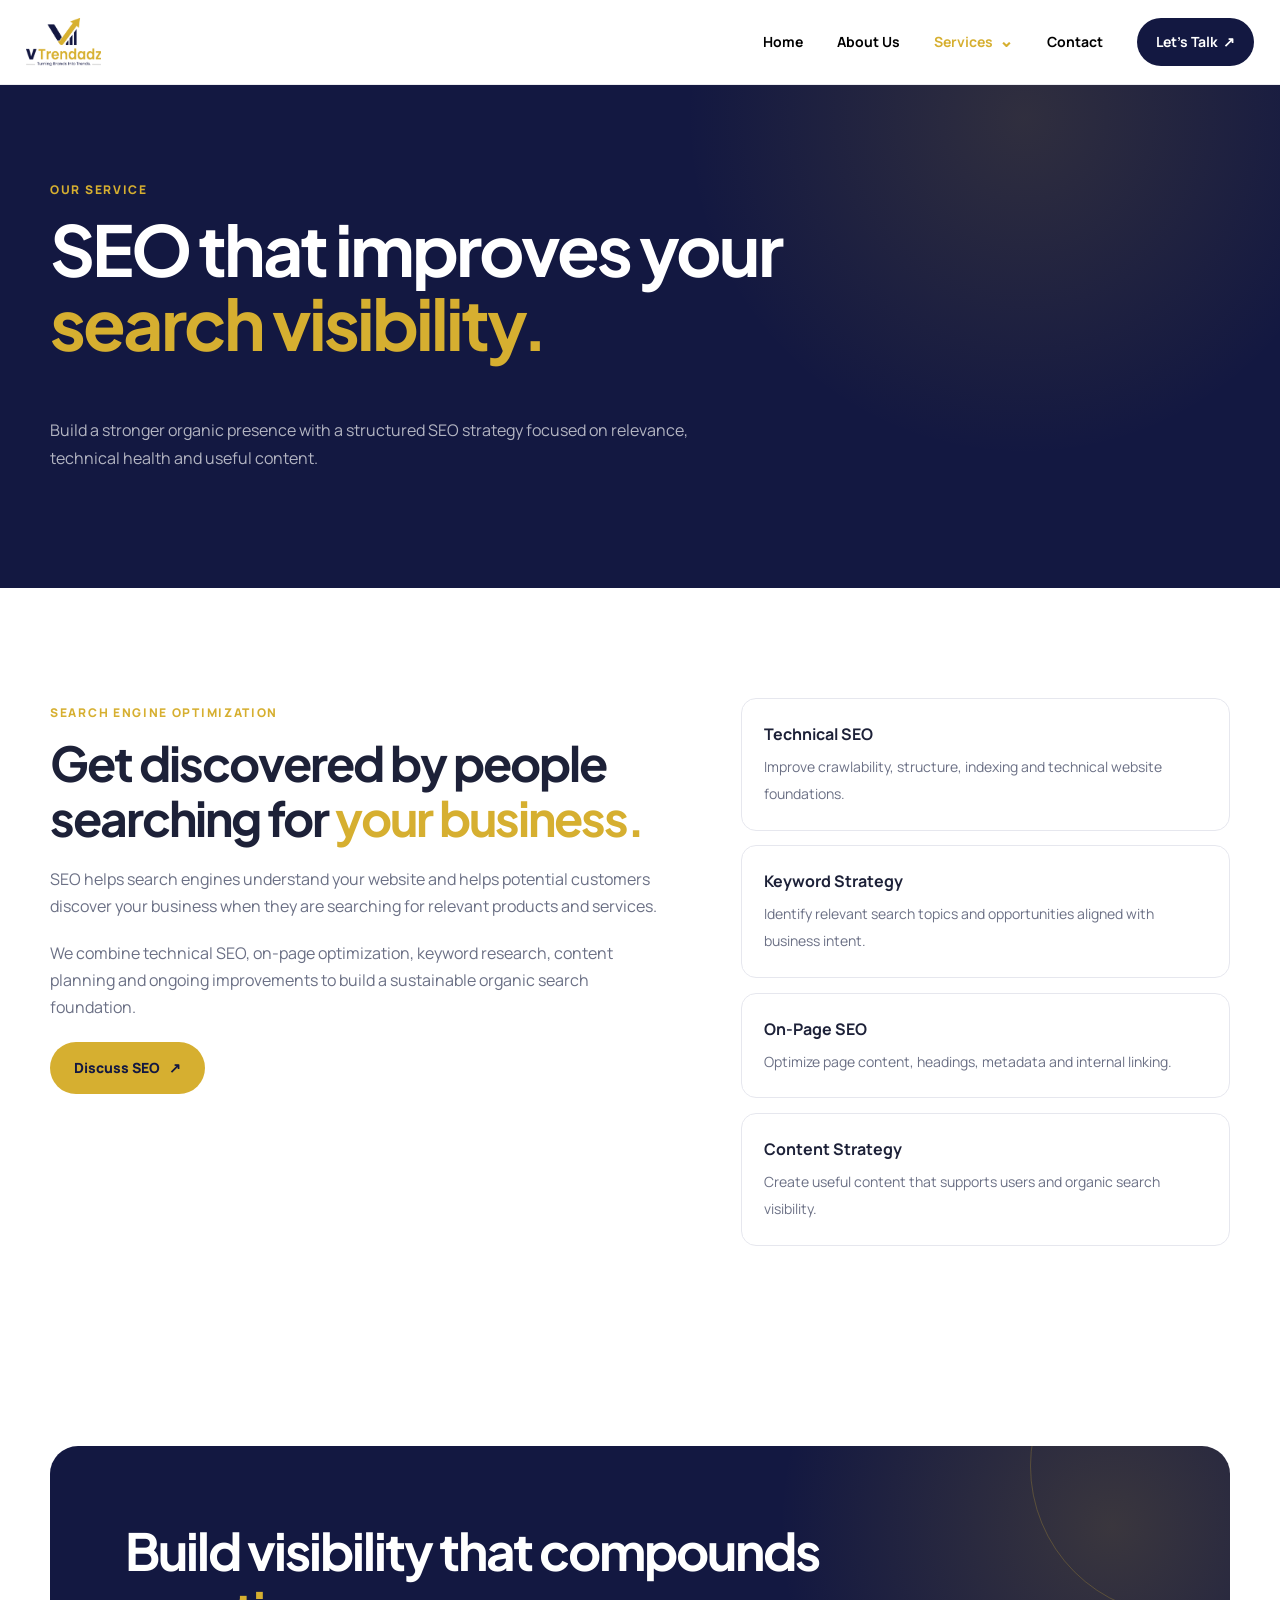
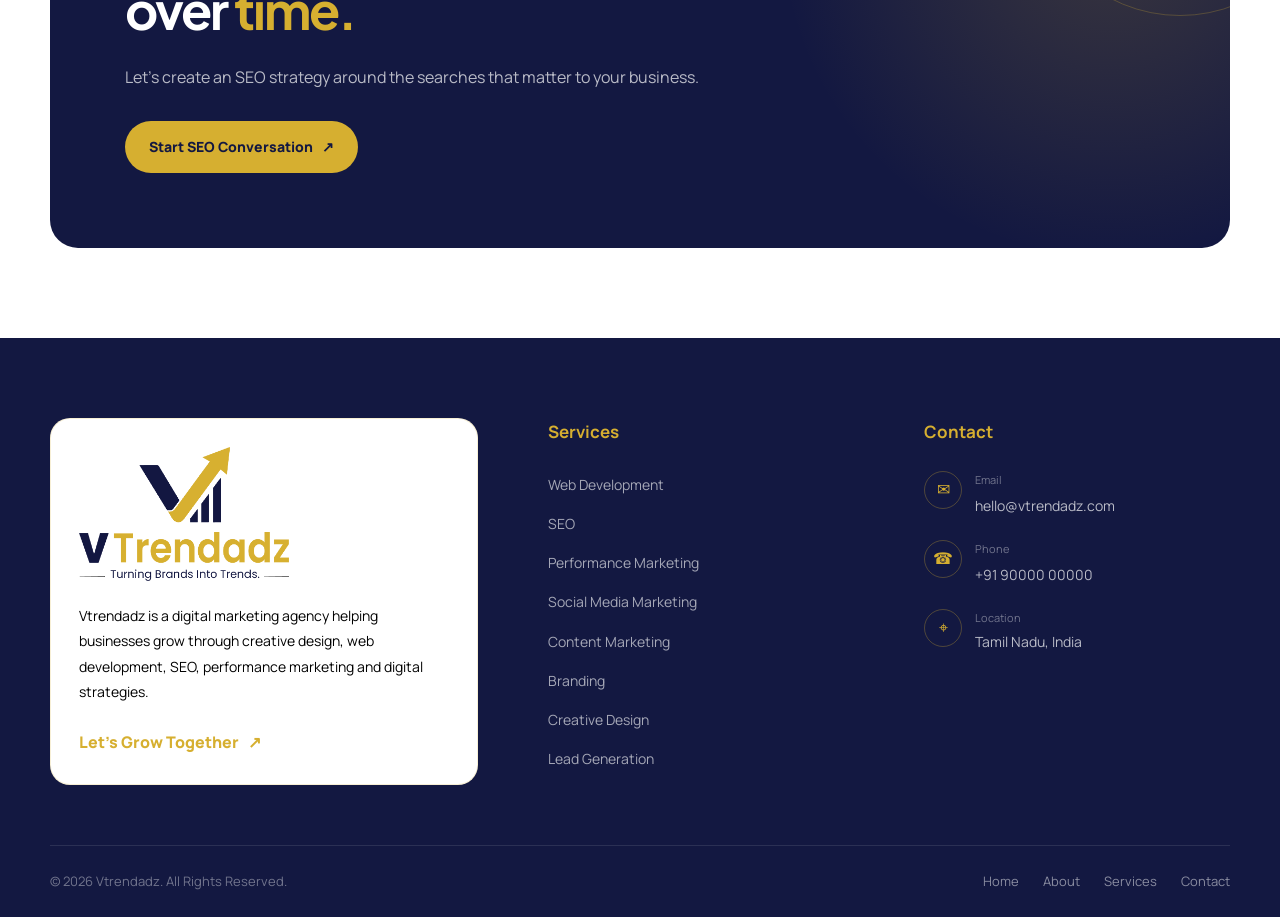
<file: services/seo.html>
<!DOCTYPE html>
<html lang="en">

<head>

    <meta charset="UTF-8">
    <meta name="viewport" content="width=device-width, initial-scale=1.0">

    <title>SEO Services | Vtrendadz</title>

    <meta name="description"
        content="Vtrendadz SEO services help businesses improve search visibility through technical SEO, on-page optimization, content strategy and organic growth.">

    <link rel="stylesheet" href="../css/style.css">

</head>

<body>

    <div class="loader" id="loader">
        <div class="loader-logo">
            <img src="../images/vtrendadz-logo-transparent.png" alt="Vtrendadz">
        </div>
    </div>

    <header class="navbar" id="navbar">
        <div class="container nav-container">

            <a href="../index.html" class="logo">
                <img src="../images/vtrendadz-logo-transparent.png" alt="Vtrendadz Digital Marketing Agency">
            </a>

            <button class="menu-toggle" id="menuToggle" aria-label="Open navigation menu" aria-expanded="false"
                aria-controls="navMenu">

                <span></span>
                <span></span>
                <span></span>

            </button>

            <nav class="nav-menu" id="navMenu">

                <a href="../index.html">Home</a>

                <a href="../about.html">About Us</a>

                <div class="nav-dropdown">

                    <button class="dropdown-toggle" type="button" aria-expanded="false">

                        Services

                        <span class="dropdown-arrow">⌄</span>

                    </button>

                    <div class="dropdown-menu">

                        <a href="../services.html">
                            <span class="dropdown-number">01</span>
                            <span>
                                <strong>All Services</strong>
                                <small>Explore our solutions</small>
                            </span>
                        </a>

                        <a href="web-development.html">
                            <span class="dropdown-number">02</span>
                            <span>
                                <strong>Web Development</strong>
                                <small>Websites & digital experiences</small>
                            </span>
                        </a>

                        <a href="seo.html">
                            <span class="dropdown-number">03</span>
                            <span>
                                <strong>SEO</strong>
                                <small>Search visibility & growth</small>
                            </span>
                        </a>

                        <a href="performance-marketing.html">
                            <span class="dropdown-number">04</span>
                            <span>
                                <strong>Performance Marketing</strong>
                                <small>Paid campaigns & conversions</small>
                            </span>
                        </a>

                        <a href="social-media-marketing.html">
                            <span class="dropdown-number">05</span>
                            <span>
                                <strong>Social Media Marketing</strong>
                                <small>Social growth & engagement</small>
                            </span>
                        </a>

                        <a href="content-marketing.html">
                            <span class="dropdown-number">06</span>
                            <span>
                                <strong>Content Marketing</strong>
                                <small>Content that connects</small>
                            </span>
                        </a>

                        <a href="branding.html">
                            <span class="dropdown-number">07</span>
                            <span>
                                <strong>Branding</strong>
                                <small>Build a stronger identity</small>
                            </span>
                        </a>

                        <a href="creative-design.html">
                            <span class="dropdown-number">08</span>
                            <span>
                                <strong>Creative Design</strong>
                                <small>Creative visual solutions</small>
                            </span>
                        </a>

                        <a href="lead-generation.html">
                            <span class="dropdown-number">09</span>
                            <span>
                                <strong>Lead Generation</strong>
                                <small>Generate quality leads</small>
                            </span>
                        </a>

                    </div>
                </div>

                <a href="../contact.html">Contact</a>

                <a href="../contact.html" class="nav-btn">
                    Let's Talk <span>↗</span>
                </a>

            </nav>

        </div>
    </header>


    <main>

        <section class="page-hero">

            <div class="container">

                <div class="reveal from-left">

                    <span class="eyebrow">Our Service</span>

                    <h1>
                        SEO that improves your
                        <span>search visibility.</span>
                    </h1>

                    <p>
                        Build a stronger organic presence with a structured SEO
                        strategy focused on relevance, technical health and useful content.
                    </p>

                </div>

            </div>

        </section>


        <section class="section">

            <div class="container">

                <div class="service-detail">

                    <div class="service-detail-intro reveal from-left">

                        <span class="eyebrow">Search Engine Optimization</span>

                        <h2>
                            Get discovered by people searching for
                            <span>your business.</span>
                        </h2>

                        <div class="service-detail-content">

                            <p>
                                SEO helps search engines understand your website and helps
                                potential customers discover your business when they are
                                searching for relevant products and services.
                            </p>

                            <p>
                                We combine technical SEO, on-page optimization, keyword
                                research, content planning and ongoing improvements to build
                                a sustainable organic search foundation.
                            </p>

                        </div>

                        <a href="../contact.html" class="btn btn-primary">
                            Discuss SEO <span>↗</span>
                        </a>

                    </div>


                    <div class="service-points">

                        <div class="point reveal from-right">
                            <strong>Technical SEO</strong>
                            <span>
                                Improve crawlability, structure, indexing and
                                technical website foundations.
                            </span>
                        </div>

                        <div class="point reveal from-right">
                            <strong>Keyword Strategy</strong>
                            <span>
                                Identify relevant search topics and opportunities
                                aligned with business intent.
                            </span>
                        </div>

                        <div class="point reveal from-right">
                            <strong>On-Page SEO</strong>
                            <span>
                                Optimize page content, headings, metadata and
                                internal linking.
                            </span>
                        </div>

                        <div class="point reveal from-right">
                            <strong>Content Strategy</strong>
                            <span>
                                Create useful content that supports users and
                                organic search visibility.
                            </span>
                        </div>

                    </div>

                </div>

            </div>

        </section>


        <section class="cta-section">

            <div class="container">

                <div class="cta-box reveal">

                    <h2>
                        Build visibility that compounds over
                        <span>time.</span>
                    </h2>

                    <p>
                        Let's create an SEO strategy around the searches that matter
                        to your business.
                    </p>

                    <a href="../contact.html" class="btn btn-primary">
                        Start SEO Conversation <span>↗</span>
                    </a>

                </div>

            </div>

        </section>

    </main>


    <footer class="footer">

        <div class="container">

            <div class="footer-grid">

                <div class="footer-brand">

                    <a href="../index.html" class="footer-logo">
                        <img src="../images/vtrendadz-logo-transparent.png" alt="Vtrendadz">
                    </a>

                    <p>
                        Vtrendadz is a digital marketing agency helping businesses
                        grow through creative design, web development, SEO,
                        performance marketing and digital strategies.
                    </p>

                    <a href="../contact.html" class="footer-cta">
                        Let's Grow Together <span>↗</span>
                    </a>

                </div>


                <div class="footer-services">

                    <h3>Services</h3>

                    <ul>
                       <li><a href="web-development.html">Web Development</a></li>
<li><a href="seo.html">SEO</a></li>
<li><a href="performance-marketing.html">Performance Marketing</a></li>
<li><a href="social-media-marketing.html">Social Media Marketing</a></li>
<li><a href="content-marketing.html">Content Marketing</a></li>
<li><a href="branding.html">Branding</a></li>
<li><a href="creative-design.html">Creative Design</a></li>
<li><a href="lead-generation.html">Lead Generation</a></li>
                    </ul>

                </div>


                <div class="footer-contact">

                    <h3>Contact</h3>

                    <div class="contact-item">
                        <span class="contact-icon">✉</span>
                        <div>
                            <small>Email</small>
                            <a href="mailto:hello@vtrendadz.com">hello@vtrendadz.com</a>
                        </div>
                    </div>

                    <div class="contact-item">
                        <span class="contact-icon">☎</span>
                        <div>
                            <small>Phone</small>
                            <a href="tel:+919000000000">+91 90000 00000</a>
                        </div>
                    </div>

                    <div class="contact-item">
                        <span class="contact-icon">⌖</span>
                        <div>
                            <small>Location</small>
                            <p>Tamil Nadu, India</p>
                        </div>
                    </div>

                </div>

            </div>

            <div class="footer-bottom">

                <p>
                    © <span id="year"></span>
                    Vtrendadz. All Rights Reserved.
                </p>

                <div class="footer-bottom-links">
                    <a href="../index.html">Home</a>
                    <a href="../about.html">About</a>
                    <a href="../services.html">Services</a>
                    <a href="../contact.html">Contact</a>
                </div>

            </div>

        </div>

    </footer>

    <script src="../js/script.js"></script>

</body>

</html>
</file>
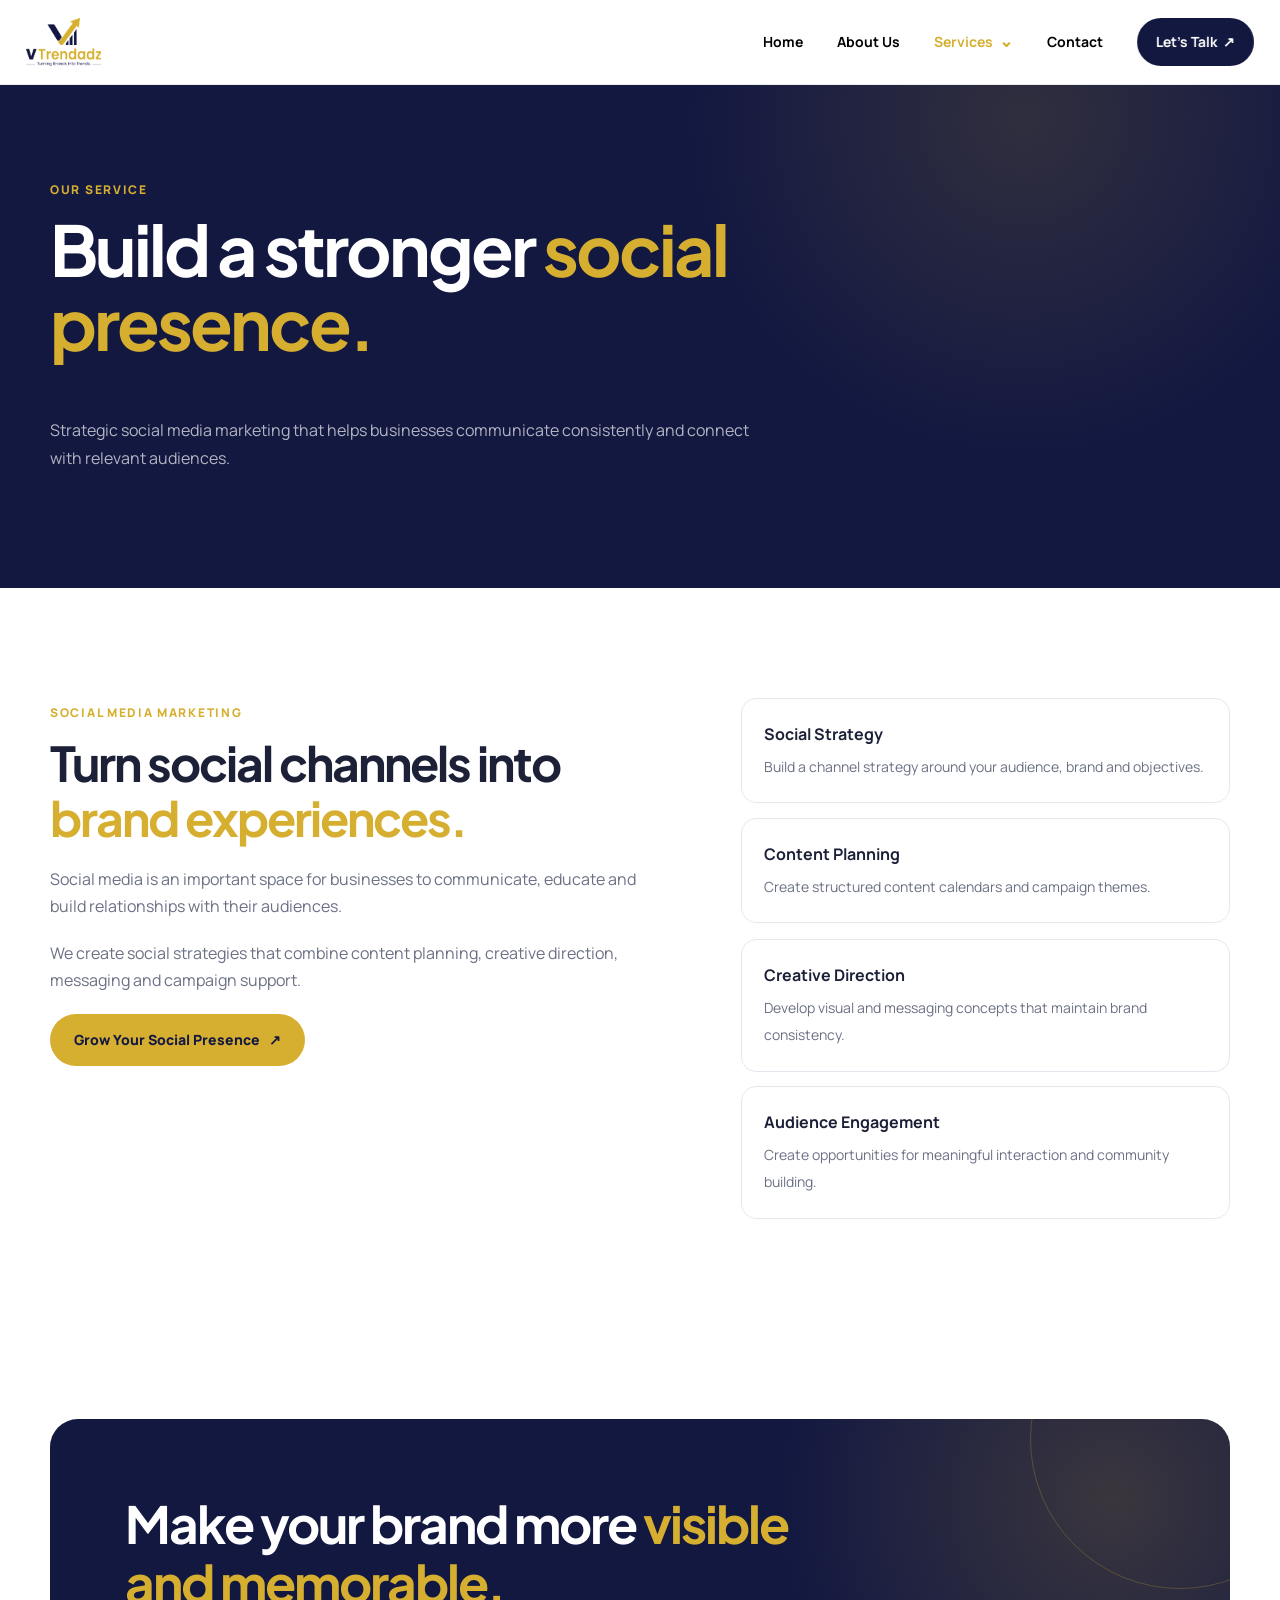
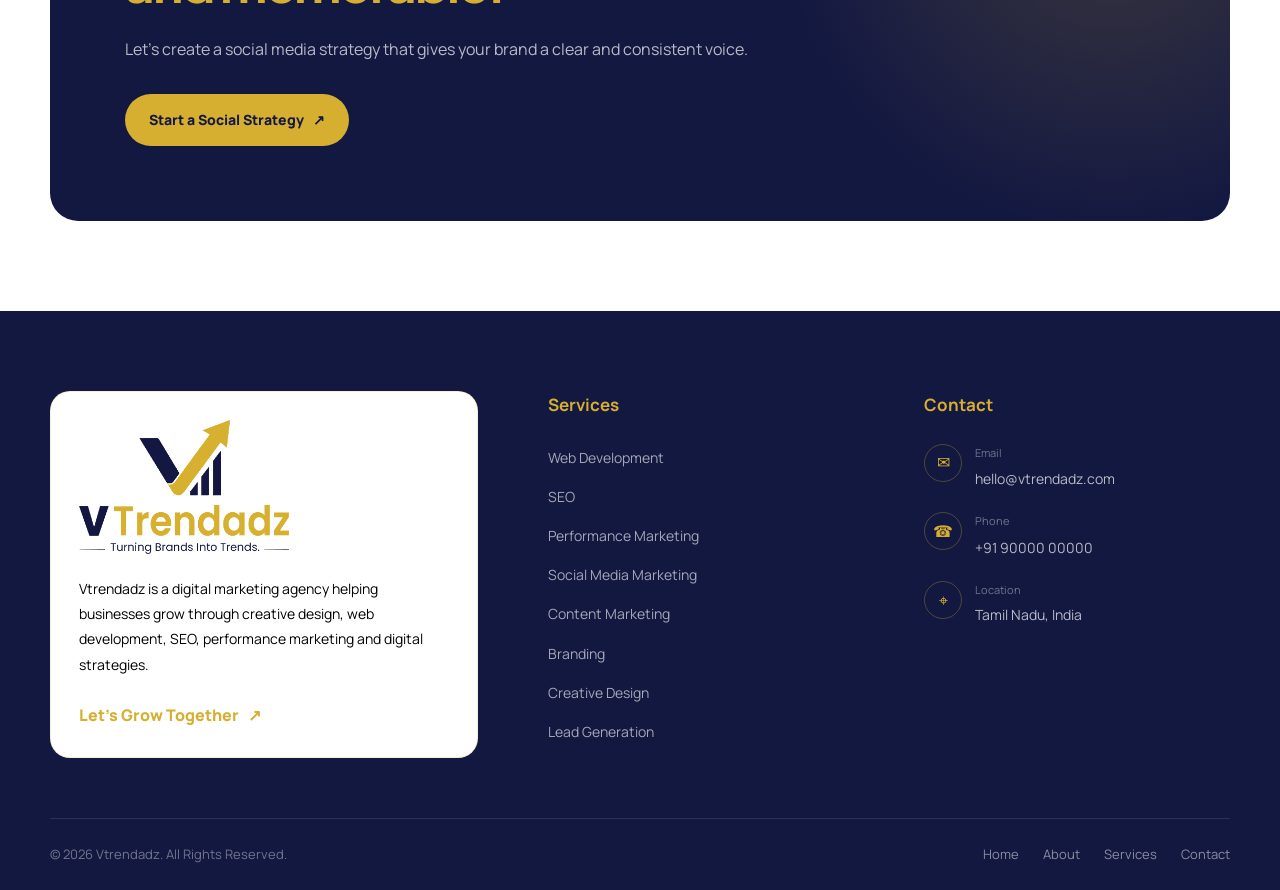
<file: services/social-media-marketing.html>
<!DOCTYPE html>
<html lang="en">

<head>

    <meta charset="UTF-8">
    <meta name="viewport" content="width=device-width, initial-scale=1.0">

    <title>Social Media Marketing Services | Vtrendadz</title>

    <meta name="description"
        content="Vtrendadz provides social media marketing services including strategy, content planning, creative campaigns and audience engagement.">

    <link rel="stylesheet" href="../css/style.css">

</head>

<body>

    <div class="loader" id="loader">
        <div class="loader-logo">
            <img src="../images/vtrendadz-logo-transparent.png" alt="Vtrendadz">
        </div>
    </div>

    <header class="navbar" id="navbar">
        <div class="container nav-container">

            <a href="../index.html" class="logo">
                <img src="../images/vtrendadz-logo-transparent.png" alt="Vtrendadz Digital Marketing Agency">
            </a>

            <button class="menu-toggle" id="menuToggle" aria-label="Open navigation menu" aria-expanded="false"
                aria-controls="navMenu">

                <span></span>
                <span></span>
                <span></span>

            </button>

            <nav class="nav-menu" id="navMenu">

                <a href="../index.html">Home</a>

                <a href="../about.html">About Us</a>

                <div class="nav-dropdown">

                    <button class="dropdown-toggle" type="button" aria-expanded="false">

                        Services

                        <span class="dropdown-arrow">⌄</span>

                    </button>

                    <div class="dropdown-menu">

                        <a href="../services.html">
                            <span class="dropdown-number">01</span>
                            <span>
                                <strong>All Services</strong>
                                <small>Explore our solutions</small>
                            </span>
                        </a>

                        <a href="web-development.html">
                            <span class="dropdown-number">02</span>
                            <span>
                                <strong>Web Development</strong>
                                <small>Websites & digital experiences</small>
                            </span>
                        </a>

                        <a href="seo.html">
                            <span class="dropdown-number">03</span>
                            <span>
                                <strong>SEO</strong>
                                <small>Search visibility & growth</small>
                            </span>
                        </a>

                        <a href="performance-marketing.html">
                            <span class="dropdown-number">04</span>
                            <span>
                                <strong>Performance Marketing</strong>
                                <small>Paid campaigns & conversions</small>
                            </span>
                        </a>

                        <a href="social-media-marketing.html">
                            <span class="dropdown-number">05</span>
                            <span>
                                <strong>Social Media Marketing</strong>
                                <small>Social growth & engagement</small>
                            </span>
                        </a>

                        <a href="content-marketing.html">
                            <span class="dropdown-number">06</span>
                            <span>
                                <strong>Content Marketing</strong>
                                <small>Content that connects</small>
                            </span>
                        </a>

                        <a href="branding.html">
                            <span class="dropdown-number">07</span>
                            <span>
                                <strong>Branding</strong>
                                <small>Build a stronger identity</small>
                            </span>
                        </a>

                        <a href="creative-design.html">
                            <span class="dropdown-number">08</span>
                            <span>
                                <strong>Creative Design</strong>
                                <small>Creative visual solutions</small>
                            </span>
                        </a>

                        <a href="lead-generation.html">
                            <span class="dropdown-number">09</span>
                            <span>
                                <strong>Lead Generation</strong>
                                <small>Generate quality leads</small>
                            </span>
                        </a>

                    </div>
                </div>

                <a href="../contact.html">Contact</a>

                <a href="../contact.html" class="nav-btn">
                    Let's Talk <span>↗</span>
                </a>

            </nav>

        </div>
    </header>


    <main>

        <section class="page-hero">

            <div class="container">

                <div class="reveal from-left">

                    <span class="eyebrow">Our Service</span>

                    <h1>
                        Build a stronger
                        <span>social presence.</span>
                    </h1>

                    <p>
                        Strategic social media marketing that helps businesses
                        communicate consistently and connect with relevant audiences.
                    </p>

                </div>

            </div>

        </section>


        <section class="section">

            <div class="container">

                <div class="service-detail">

                    <div class="service-detail-intro reveal from-left">

                        <span class="eyebrow">Social Media Marketing</span>

                        <h2>
                            Turn social channels into
                            <span>brand experiences.</span>
                        </h2>

                        <div class="service-detail-content">

                            <p>
                                Social media is an important space for businesses to communicate,
                                educate and build relationships with their audiences.
                            </p>

                            <p>
                                We create social strategies that combine content planning,
                                creative direction, messaging and campaign support.
                            </p>

                        </div>

                        <a href="../contact.html" class="btn btn-primary">
                            Grow Your Social Presence <span>↗</span>
                        </a>

                    </div>


                    <div class="service-points">

                        <div class="point reveal from-right">
                            <strong>Social Strategy</strong>
                            <span>
                                Build a channel strategy around your audience,
                                brand and objectives.
                            </span>
                        </div>

                        <div class="point reveal from-right">
                            <strong>Content Planning</strong>
                            <span>
                                Create structured content calendars and
                                campaign themes.
                            </span>
                        </div>

                        <div class="point reveal from-right">
                            <strong>Creative Direction</strong>
                            <span>
                                Develop visual and messaging concepts that
                                maintain brand consistency.
                            </span>
                        </div>

                        <div class="point reveal from-right">
                            <strong>Audience Engagement</strong>
                            <span>
                                Create opportunities for meaningful interaction
                                and community building.
                            </span>
                        </div>

                    </div>

                </div>

            </div>

        </section>


        <section class="cta-section">

            <div class="container">

                <div class="cta-box reveal">

                    <h2>
                        Make your brand more
                        <span>visible and memorable.</span>
                    </h2>

                    <p>
                        Let's create a social media strategy that gives your brand
                        a clear and consistent voice.
                    </p>

                    <a href="../contact.html" class="btn btn-primary">
                        Start a Social Strategy <span>↗</span>
                    </a>

                </div>

            </div>

        </section>

    </main>


    <footer class="footer">

        <div class="container">

            <div class="footer-grid">

                <div class="footer-brand">

                    <a href="../index.html" class="footer-logo">
                        <img src="../images/vtrendadz-logo-transparent.png" alt="Vtrendadz">
                    </a>

                    <p>
                        Vtrendadz is a digital marketing agency helping businesses
                        grow through creative design, web development, SEO,
                        performance marketing and digital strategies.
                    </p>

                    <a href="../contact.html" class="footer-cta">
                        Let's Grow Together <span>↗</span>
                    </a>

                </div>

                <div class="footer-services">

                    <h3>Services</h3>

                    <ul>
                        <li><a href="web-development.html">Web Development</a></li>
<li><a href="seo.html">SEO</a></li>
<li><a href="performance-marketing.html">Performance Marketing</a></li>
<li><a href="social-media-marketing.html">Social Media Marketing</a></li>
<li><a href="content-marketing.html">Content Marketing</a></li>
<li><a href="branding.html">Branding</a></li>
<li><a href="creative-design.html">Creative Design</a></li>
<li><a href="lead-generation.html">Lead Generation</a></li>
                    </ul>

                </div>

                <div class="footer-contact">

                    <h3>Contact</h3>

                    <div class="contact-item">
                        <span class="contact-icon">✉</span>
                        <div>
                            <small>Email</small>
                            <a href="mailto:hello@vtrendadz.com">hello@vtrendadz.com</a>
                        </div>
                    </div>

                    <div class="contact-item">
                        <span class="contact-icon">☎</span>
                        <div>
                            <small>Phone</small>
                            <a href="tel:+919000000000">+91 90000 00000</a>
                        </div>
                    </div>

                    <div class="contact-item">
                        <span class="contact-icon">⌖</span>
                        <div>
                            <small>Location</small>
                            <p>Tamil Nadu, India</p>
                        </div>
                    </div>

                </div>

            </div>

            <div class="footer-bottom">

                <p>
                    © <span id="year"></span>
                    Vtrendadz. All Rights Reserved.
                </p>

                <div class="footer-bottom-links">
                    <a href="../index.html">Home</a>
                    <a href="../about.html">About</a>
                    <a href="../services.html">Services</a>
                    <a href="../contact.html">Contact</a>
                </div>

            </div>

        </div>

    </footer>

    <script src="../js/script.js"></script>

</body>

</html>
</file>
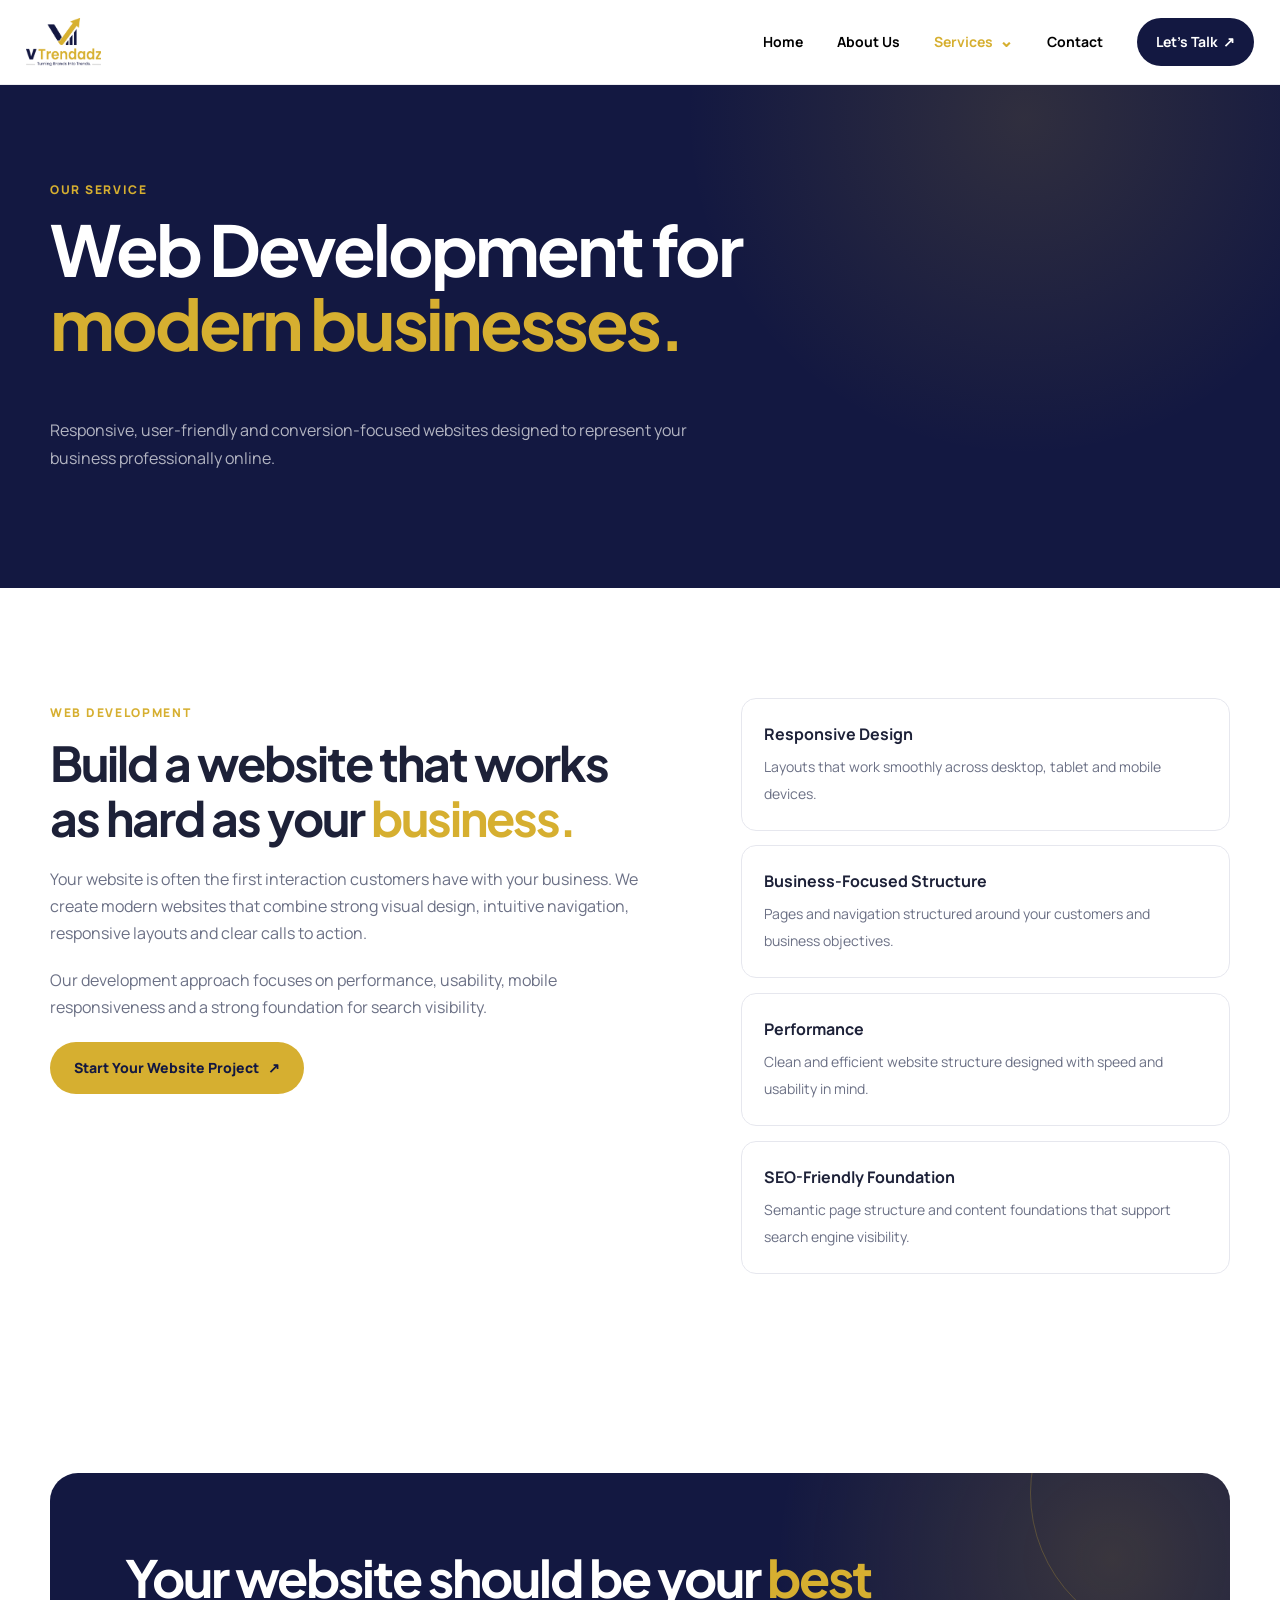
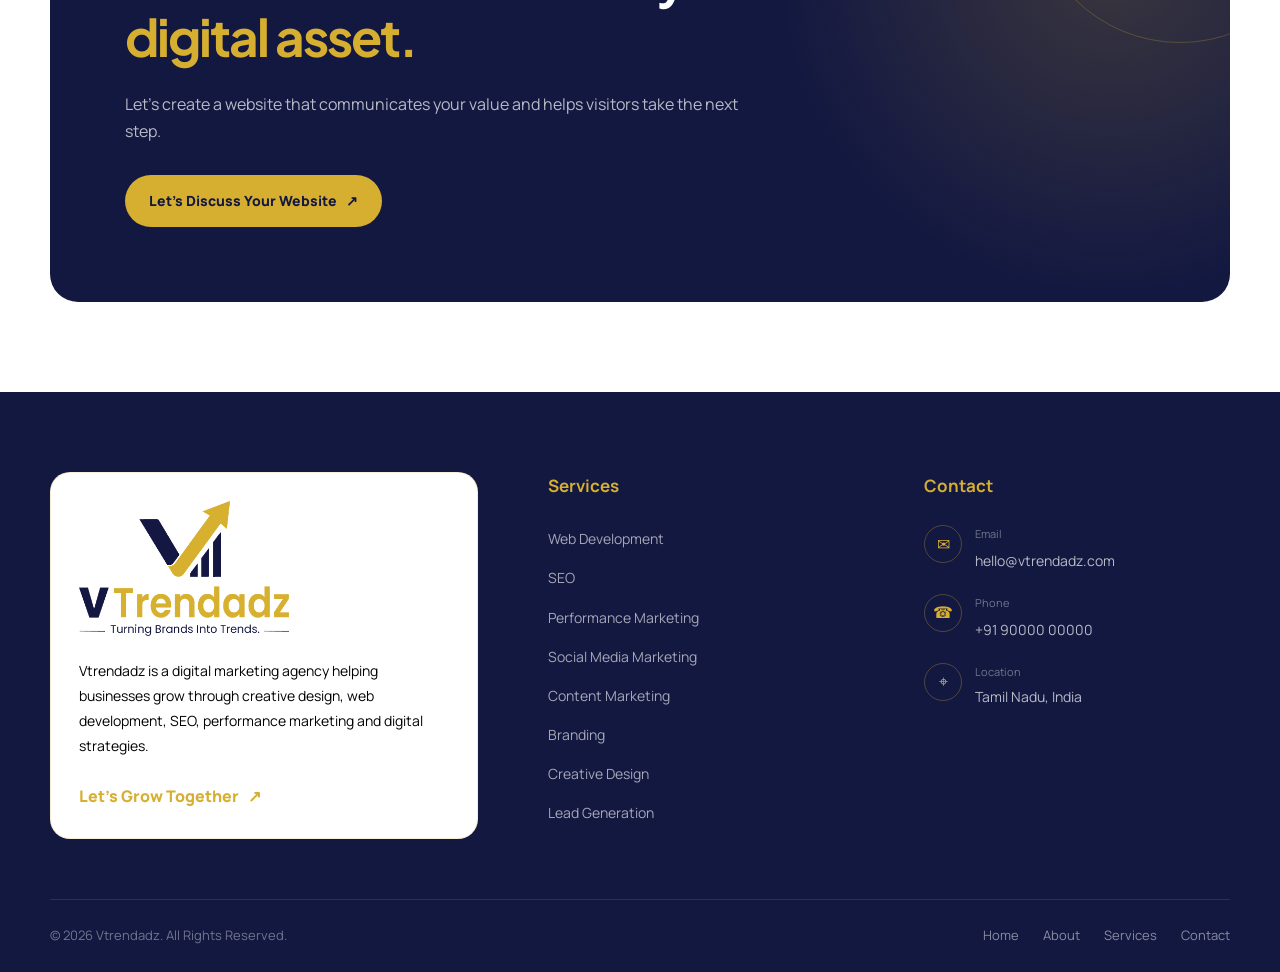
<file: services/web-development.html>
<!DOCTYPE html>
<html lang="en">

<head>

    <meta charset="UTF-8">

    <meta name="viewport" content="width=device-width, initial-scale=1.0">

    <title>Web Development Services | Vtrendadz</title>

    <meta name="description"
        content="Vtrendadz provides responsive and conversion-focused web development services for businesses looking to build a strong digital presence.">

    <link rel="stylesheet" href="../css/style.css">

</head>

<body>

    <div class="loader" id="loader">
        <div class="loader-logo">
            <img src="../images/vtrendadz-logo-transparent.png" alt="Vtrendadz">
        </div>
    </div>


    <header class="navbar" id="navbar">
        <div class="container nav-container">

            <a href="../index.html" class="logo">
                <img src="../images/vtrendadz-logo-transparent.png" alt="Vtrendadz Digital Marketing Agency">
            </a>

            <button class="menu-toggle" id="menuToggle" aria-label="Open navigation menu" aria-expanded="false"
                aria-controls="navMenu">

                <span></span>
                <span></span>
                <span></span>

            </button>

            <nav class="nav-menu" id="navMenu">

                <a href="../index.html">Home</a>

                <a href="../about.html">About Us</a>

                <div class="nav-dropdown">

                    <button class="dropdown-toggle" type="button" aria-expanded="false">

                        Services

                        <span class="dropdown-arrow">⌄</span>

                    </button>

                    <div class="dropdown-menu">

                        <a href="../services.html">
                            <span class="dropdown-number">01</span>
                            <span>
                                <strong>All Services</strong>
                                <small>Explore our solutions</small>
                            </span>
                        </a>

                        <a href="web-development.html">
                            <span class="dropdown-number">02</span>
                            <span>
                                <strong>Web Development</strong>
                                <small>Websites & digital experiences</small>
                            </span>
                        </a>

                        <a href="seo.html">
                            <span class="dropdown-number">03</span>
                            <span>
                                <strong>SEO</strong>
                                <small>Search visibility & growth</small>
                            </span>
                        </a>

                        <a href="performance-marketing.html">
                            <span class="dropdown-number">04</span>
                            <span>
                                <strong>Performance Marketing</strong>
                                <small>Paid campaigns & conversions</small>
                            </span>
                        </a>

                        <a href="social-media-marketing.html">
                            <span class="dropdown-number">05</span>
                            <span>
                                <strong>Social Media Marketing</strong>
                                <small>Social growth & engagement</small>
                            </span>
                        </a>

                        <a href="content-marketing.html">
                            <span class="dropdown-number">06</span>
                            <span>
                                <strong>Content Marketing</strong>
                                <small>Content that connects</small>
                            </span>
                        </a>

                        <a href="branding.html">
                            <span class="dropdown-number">07</span>
                            <span>
                                <strong>Branding</strong>
                                <small>Build a stronger identity</small>
                            </span>
                        </a>

                        <a href="creative-design.html">
                            <span class="dropdown-number">08</span>
                            <span>
                                <strong>Creative Design</strong>
                                <small>Creative visual solutions</small>
                            </span>
                        </a>

                        <a href="lead-generation.html">
                            <span class="dropdown-number">09</span>
                            <span>
                                <strong>Lead Generation</strong>
                                <small>Generate quality leads</small>
                            </span>
                        </a>

                    </div>
                </div>

                <a href="../contact.html">Contact</a>

                <a href="../contact.html" class="nav-btn">
                    Let's Talk <span>↗</span>
                </a>

            </nav>

        </div>
    </header>


    <main>

        <section class="page-hero">

            <div class="container">

                <div class="reveal from-left">

                    <span class="eyebrow">
                        Our Service
                    </span>

                    <h1>
                        Web Development for
                        <span>modern businesses.</span>
                    </h1>

                    <p>
                        Responsive, user-friendly and conversion-focused websites
                        designed to represent your business professionally online.
                    </p>

                </div>

            </div>

        </section>


        <section class="section">

            <div class="container">

                <div class="service-detail">

                    <div class="service-detail-intro reveal from-left">

                        <span class="eyebrow">
                            Web Development
                        </span>

                        <h2>
                            Build a website that works as hard as your
                            <span>business.</span>
                        </h2>

                        <div class="service-detail-content">

                            <p>
                                Your website is often the first interaction customers have
                                with your business. We create modern websites that combine
                                strong visual design, intuitive navigation, responsive layouts
                                and clear calls to action.
                            </p>

                            <p>
                                Our development approach focuses on performance, usability,
                                mobile responsiveness and a strong foundation for search
                                visibility.
                            </p>

                        </div>

                        <a href="../contact.html" class="btn btn-primary">
                            Start Your Website Project <span>↗</span>
                        </a>

                    </div>


                    <div class="service-points">

                        <div class="point reveal from-right">
                            <strong>Responsive Design</strong>
                            <span>
                                Layouts that work smoothly across desktop,
                                tablet and mobile devices.
                            </span>
                        </div>

                        <div class="point reveal from-right">
                            <strong>Business-Focused Structure</strong>
                            <span>
                                Pages and navigation structured around your
                                customers and business objectives.
                            </span>
                        </div>

                        <div class="point reveal from-right">
                            <strong>Performance</strong>
                            <span>
                                Clean and efficient website structure designed
                                with speed and usability in mind.
                            </span>
                        </div>

                        <div class="point reveal from-right">
                            <strong>SEO-Friendly Foundation</strong>
                            <span>
                                Semantic page structure and content foundations
                                that support search engine visibility.
                            </span>
                        </div>

                    </div>

                </div>

            </div>

        </section>


        <section class="cta-section">

            <div class="container">

                <div class="cta-box reveal">

                    <h2>
                        Your website should be your
                        <span>best digital asset.</span>
                    </h2>

                    <p>
                        Let's create a website that communicates your value and
                        helps visitors take the next step.
                    </p>

                    <a href="../contact.html" class="btn btn-primary">
                        Let's Discuss Your Website <span>↗</span>
                    </a>

                </div>

            </div>

        </section>

    </main>


    <footer class="footer">

        <div class="container">

            <div class="footer-grid">

                <div class="footer-brand">

                    <a href="../index.html" class="footer-logo">

                        <img src="../images/vtrendadz-logo-transparent.png" alt="Vtrendadz">

                    </a>

                    <p>
                        Vtrendadz is a digital marketing agency helping businesses
                        grow through creative design, web development, SEO,
                        performance marketing and digital strategies.
                    </p>

                    <a href="../contact.html" class="footer-cta">
                        Let's Grow Together <span>↗</span>
                    </a>

                </div>


                <div class="footer-services">

                    <h3>Services</h3>

                    <ul>

                        <li><a href="web-development.html">Web Development</a></li>
<li><a href="seo.html">SEO</a></li>
<li><a href="performance-marketing.html">Performance Marketing</a></li>
<li><a href="social-media-marketing.html">Social Media Marketing</a></li>
<li><a href="content-marketing.html">Content Marketing</a></li>
<li><a href="branding.html">Branding</a></li>
<li><a href="creative-design.html">Creative Design</a></li>
<li><a href="lead-generation.html">Lead Generation</a></li>

                    </ul>

                </div>


                <div class="footer-contact">

                    <h3>Contact</h3>

                    <div class="contact-item">
                        <span class="contact-icon">✉</span>
                        <div>
                            <small>Email</small>
                            <a href="mailto:hello@vtrendadz.com">
                                hello@vtrendadz.com
                            </a>
                        </div>
                    </div>

                    <div class="contact-item">
                        <span class="contact-icon">☎</span>
                        <div>
                            <small>Phone</small>
                            <a href="tel:+919000000000">
                                +91 90000 00000
                            </a>
                        </div>
                    </div>

                    <div class="contact-item">
                        <span class="contact-icon">⌖</span>
                        <div>
                            <small>Location</small>
                            <p>Tamil Nadu, India</p>
                        </div>
                    </div>

                </div>

            </div>


            <div class="footer-bottom">

                <p>
                    © <span id="year"></span>
                    Vtrendadz. All Rights Reserved.
                </p>

                <div class="footer-bottom-links">

                    <a href="../index.html">Home</a>
                    <a href="../about.html">About</a>
                    <a href="../services.html">Services</a>
                    <a href="../contact.html">Contact</a>

                </div>

            </div>

        </div>

    </footer>


    <script src="../js/script.js"></script>

</body>

</html>
</file>
<file: css/style.css>
@import url('https://fonts.googleapis.com/css2?family=Manrope:wght@400;500;600;700;800&family=Plus+Jakarta+Sans:wght@400;500;600;700;800&display=swap');


/* =========================================================
   ROOT
========================================================= */

:root {
    --navy: #131841;
    --navy-dark: #0b0f2c;
    --navy-light: #1b2154;

    --gold: #d6af30;
    --gold-light: #e6c85a;

    --white: #ffffff;
    --black: #080b1e;

    --text: #1d2138;
    --muted: #6b7085;

    --light: #f6f7fb;
    --border: #e6e7ee;

    --shadow: 0 20px 60px rgba(19, 24, 65, 0.10);
    --shadow-dark: 0 20px 60px rgba(0, 0, 0, 0.18);

    --radius: 18px;

    --container: 1180px;
}


/* =========================================================
   RESET
========================================================= */

*,
*::before,
*::after {
    box-sizing: border-box;
}

html {
    width: 100%;
    max-width: 100%;
    scroll-behavior: smooth;
    overflow-x: hidden;
}

body {
    width: 100%;
    max-width: 100%;
    margin: 0;
    padding: 0;

    font-family: "Manrope", sans-serif;
    color: var(--text);
    background: var(--white);

    line-height: 1.7;

    overflow-x: hidden;
}

body.menu-open {
    overflow: hidden;
}

img {
    display: block;
    max-width: 100%;
    height: auto;
}

a {
    text-decoration: none;
    color: inherit;
}

button,
input,
textarea,
select {
    font: inherit;
}

button {
    cursor: pointer;
}

h1,
h2,
h3,
h4,
h5,
h6,
p {
    margin-top: 0;
}

ul,
ol {
    margin: 0;
    padding: 0;
}


/* =========================================================
   CONTAINER
========================================================= */

.container {
    width: min(var(--container), calc(100% - 40px));
    max-width: 100%;
    margin-left: auto;
    margin-right: auto;
}


/* =========================================================
   LOADER
========================================================= */

.loader {
    position: fixed;
    inset: 0;

    width: 100%;
    height: 100%;

    display: flex;
    align-items: center;
    justify-content: center;

    background: var(--white);

    z-index: 99999;

    opacity: 1;
    visibility: visible;

    transition:
        opacity 0.5s ease,
        visibility 0.5s ease;
}

.loader.loaded {
    opacity: 0;
    visibility: hidden;
    pointer-events: none;
}

.loader-logo {
    display: flex;
    align-items: center;
    justify-content: center;
}

.loader-logo img {
    display: block;

    width: auto;
    max-width: 500px;
    height: 150px;

    object-fit: contain;

    animation: loaderPulse 1.3s ease-in-out infinite;
}

@keyframes loaderPulse {

    0% {
        opacity: 0.4;
        transform: scale(0.96);
    }

    50% {
        opacity: 1;
        transform: scale(1);
    }

    100% {
        opacity: 0.4;
        transform: scale(0.96);
    }
}


/* =========================================================
   NAVBAR
========================================================= */

.navbar {
    position: fixed;

    top: 0;
    left: 0;

    width: 100%;
    max-width: 100%;

    z-index: 10000;

    padding: 18px 26px;

    background: transparent;

    transition:
        background 0.35s ease,
        box-shadow 0.35s ease,
        padding 0.35s ease;
}

.navbar.scrolled {
    background: rgba(19, 24, 65, 0.96);

    backdrop-filter: blur(16px);
    -webkit-backdrop-filter: blur(16px);

    box-shadow: 0 10px 35px rgba(0, 0, 0, 0.15);

    padding: 11px 26px;
}

.nav-container {
    display: flex;
    align-items: center;
    justify-content: space-between;

    width: 100%;
    max-width: 100%;

    gap: 30px;
}

.logo {
    display: flex;
    align-items: center;

    flex-shrink: 0;

    min-width: 0;
}

.logo img {
    display: block;

    width: auto;
    max-width: 190px;
    height: 48px;

    object-fit: contain;
}


/* =========================================================
   DESKTOP NAVIGATION
========================================================= */

.nav-menu {
    display: flex;
    align-items: center;

    gap: 34px;

    min-width: 0;
}

.nav-menu a {
    position: relative;

    color: var(--white);

    font-size: 14px;
    font-weight: 700;

    white-space: nowrap;

    transition:
        color 0.3s ease,
        transform 0.3s ease;
}

.nav-menu a:not(.nav-btn)::after {
    content: "";

    position: absolute;

    left: 0;
    bottom: -8px;

    width: 0;
    height: 2px;

    background: var(--gold);

    transition: width 0.3s ease;
}

.nav-menu a:not(.nav-btn):hover::after,
.nav-menu a.active:not(.nav-btn)::after {
    width: 100%;
}

.nav-menu a:hover,
.nav-menu a.active {
    color: var(--gold);
}

.nav-menu a:hover {
    transform: translateY(-2px);
}


/* =========================================================
   NAV BUTTON
========================================================= */

.nav-btn {
    display: inline-flex;
    align-items: center;
    justify-content: center;

    gap: 5px;

    background: var(--gold);

    color: var(--navy) !important;

    padding: 12px 19px;

    border-radius: 50px;

    transition:
        background 0.3s ease,
        color 0.3s ease,
        transform 0.3s ease !important;
}

.nav-btn:hover {
    background: var(--white);

    color: var(--navy) !important;

    transform: translateY(-2px);
}

.nav-btn span {
    display: inline-block;

    transition: transform 0.3s ease;
}

.nav-btn:hover span {
    transform: translate(3px, -3px);
}


/* =========================================================
   MOBILE MENU BUTTON
========================================================= */

.menu-toggle {
    position: relative;

    width: 45px;
    height: 45px;

    padding: 0;

    border: 0;
    outline: none;

    background: transparent;

    display: none;

    flex-shrink: 0;

    z-index: 10003;
}

.menu-toggle span {
    position: absolute;

    left: 9px;

    width: 27px;
    height: 2px;

    border-radius: 10px;

    background: var(--white);

    transition:
        top 0.35s ease,
        transform 0.35s ease,
        opacity 0.25s ease;
}

.menu-toggle span:nth-child(1) {
    top: 13px;
}

.menu-toggle span:nth-child(2) {
    top: 21px;
}

.menu-toggle span:nth-child(3) {
    top: 29px;
}


/* Hamburger → X */

.menu-toggle.active span:nth-child(1) {
    top: 21px;
    transform: rotate(45deg);
}

.menu-toggle.active span:nth-child(2) {
    opacity: 0;
    transform: translateX(10px);
}

.menu-toggle.active span:nth-child(3) {
    top: 21px;
    transform: rotate(-45deg);
}


/* =========================================================
   HERO
========================================================= */

.hero {
    position: relative;

    width: 100%;
    max-width: 100%;

    min-height: 100vh;

    display: flex;
    align-items: center;

    padding: 150px 0 90px;

    background:
        radial-gradient(
            circle at 80% 25%,
            rgba(214, 175, 48, 0.15),
            transparent 30%
        ),
        linear-gradient(
            135deg,
            var(--navy-dark),
            var(--navy)
        );

    color: var(--white);

    overflow: hidden;
}


/* Decorative circle */

.hero::before {
    content: "";

    position: absolute;

    width: 500px;
    height: 500px;

    right: -220px;
    bottom: -250px;

    border: 1px solid rgba(214, 175, 48, 0.22);

    border-radius: 50%;

    pointer-events: none;
}


/* Decorative circle */

.hero::after {
    content: "";

    position: absolute;

    width: 280px;
    height: 280px;

    right: 80px;
    top: 180px;

    border: 1px solid rgba(255, 255, 255, 0.07);

    border-radius: 50%;

    pointer-events: none;
}


/* =========================================================
   HERO CONTENT
========================================================= */

.hero .container {
    position: relative;

    width: min(var(--container), calc(100% - 40px));

    max-width: 100%;
}

.hero-content {
    position: relative;

    z-index: 2;

    width: 100%;
    max-width: 800px;

    min-width: 0;
}


/* =========================================================
   HERO LABEL
========================================================= */

.hero-label {
    display: inline-flex;

    align-items: center;

    gap: 9px;

    max-width: 100%;

    color: var(--gold);

    font-size: 13px;
    font-weight: 800;

    text-transform: uppercase;

    letter-spacing: 1.5px;

    line-height: 1.4;

    margin-bottom: 22px;
}

.hero-label::before {
    content: "";

    display: block;

    width: 28px;
    min-width: 28px;

    height: 2px;

    background: var(--gold);
}


/* =========================================================
   HERO HEADING
========================================================= */

.hero h1 {
    width: 100%;
    max-width: 100%;

    font-family: "Plus Jakarta Sans", sans-serif;

    font-size: clamp(42px, 6vw, 78px);

    line-height: 1.04;

    letter-spacing: -3px;

    margin-bottom: 25px;

    overflow-wrap: break-word;
}

.hero h1 span {
    color: var(--gold);
}


/* =========================================================
   HERO PARAGRAPH
========================================================= */

.hero p {
    width: 100%;
    max-width: 680px;

    color: rgba(255, 255, 255, 0.72);

    font-size: 17px;

    line-height: 1.8;

    margin-bottom: 35px;
}


/* =========================================================
   HERO BUTTONS
========================================================= */

.hero-buttons {
    display: flex;

    align-items: center;

    flex-wrap: wrap;

    gap: 15px;

    width: 100%;
    max-width: 100%;
}


/* =========================================================
   BUTTON
========================================================= */

.btn {
    display: inline-flex;

    align-items: center;
    justify-content: center;

    gap: 9px;

    min-height: 52px;

    padding: 0 24px;

    border-radius: 50px;

    font-size: 14px;
    font-weight: 800;

    text-align: center;

    transition:
        transform 0.3s ease,
        box-shadow 0.3s ease,
        background 0.3s ease,
        color 0.3s ease;
}

.btn span {
    display: inline-block;

    transition: transform 0.3s ease;
}

.btn:hover span {
    transform: translate(4px, -3px);
}

.btn-primary {
    background: var(--gold);
    color: var(--navy);
}

.btn-primary:hover {
    background: var(--white);

    transform: translateY(-3px);

    box-shadow: 0 15px 30px rgba(0, 0, 0, 0.15);
}

.btn-outline {
    border: 1px solid rgba(255, 255, 255, 0.3);

    color: var(--white);
}

.btn-outline:hover {
    background: var(--white);

    color: var(--navy);

    transform: translateY(-3px);
}


/* =========================================================
   SECTIONS
========================================================= */

.section {
    width: 100%;
    max-width: 100%;

    padding: 110px 0;

    overflow: hidden;
}

.section-light {
    background: var(--light);
}


/* =========================================================
   SECTION HEADING
========================================================= */

.section-heading {
    width: 100%;
    max-width: 750px;

    margin-bottom: 55px;
}

.section-heading.center {
    margin-left: auto;
    margin-right: auto;

    text-align: center;
}

.eyebrow {
    display: inline-block;

    color: var(--gold);

    font-size: 12px;
    font-weight: 800;

    text-transform: uppercase;

    letter-spacing: 1.7px;

    margin-bottom: 12px;
}

.section-heading h2 {
    font-family: "Plus Jakarta Sans", sans-serif;

    font-size: clamp(32px, 4vw, 52px);

    line-height: 1.15;

    letter-spacing: -2px;

    margin-bottom: 18px;
}

.section-heading h2 span {
    color: var(--gold);
}

.section-heading p {
    color: var(--muted);

    font-size: 16px;
}


/* =========================================================
   SERVICES
========================================================= */

.services-grid {
    display: grid;

    grid-template-columns: repeat(4, minmax(0, 1fr));

    gap: 20px;

    width: 100%;
}

.service-card {
    position: relative;

    width: 100%;
    min-width: 0;

    background: var(--white);

    border: 1px solid var(--border);

    border-radius: var(--radius);

    padding: 30px 25px;

    min-height: 250px;

    transition:
        transform 0.45s cubic-bezier(.22, 1, .36, 1),
        border-color 0.35s ease,
        box-shadow 0.45s ease;
}

.service-card:hover {
    transform: translateY(-9px);

    border-color: rgba(214, 175, 48, 0.45);

    box-shadow: var(--shadow);
}

.service-icon {
    width: 52px;
    height: 52px;

    display: flex;
    align-items: center;
    justify-content: center;

    border-radius: 15px;

    background: rgba(214, 175, 48, 0.12);

    color: var(--gold);

    font-size: 21px;
    font-weight: 800;

    margin-bottom: 23px;

    transition:
        transform 0.4s ease,
        background 0.4s ease,
        color 0.4s ease;
}

.service-card:hover .service-icon {
    background: var(--gold);

    color: var(--navy);

    transform: rotate(8deg) scale(1.08);
}

.service-card h3 {
    font-size: 18px;

    line-height: 1.4;

    margin-bottom: 10px;
}

.service-card p {
    color: var(--muted);

    font-size: 14px;

    line-height: 1.7;

    margin-bottom: 18px;
}

.service-link {
    color: var(--navy);

    font-size: 13px;
    font-weight: 800;
}

.service-link span {
    color: var(--gold);

    margin-left: 5px;
}


/* =========================================================
   ABOUT
========================================================= */

.about-grid {
    display: grid;

    grid-template-columns: minmax(0, 1fr) minmax(0, 1fr);

    gap: 80px;

    align-items: center;

    width: 100%;
}

.about-visual {
    position: relative;

    width: 100%;
    min-height: 450px;

    border-radius: 25px;

    background:
        radial-gradient(
            circle at 30% 30%,
            rgba(214, 175, 48, 0.2),
            transparent 35%
        ),
        var(--navy);

    overflow: hidden;
}

.about-visual::before {
    content: "V";

    position: absolute;

    right: 30px;
    bottom: -50px;

    font-family: "Plus Jakarta Sans", sans-serif;

    font-size: 280px;
    font-weight: 800;

    line-height: 1;

    color: rgba(255, 255, 255, 0.04);

    pointer-events: none;
}

.about-card {
    position: absolute;

    left: 35px;
    bottom: 35px;

    width: 230px;

    padding: 25px;

    border-radius: 18px;

    background: rgba(255, 255, 255, 0.08);

    border: 1px solid rgba(255, 255, 255, 0.12);

    backdrop-filter: blur(15px);
    -webkit-backdrop-filter: blur(15px);
}

.about-card strong {
    display: block;

    color: var(--gold);

    font-size: 42px;

    line-height: 1;

    margin-bottom: 8px;
}

.about-card span {
    color: rgba(255, 255, 255, 0.7);

    font-size: 13px;
}

.about-content {
    min-width: 0;
}

.about-content h2 {
    font-family: "Plus Jakarta Sans", sans-serif;

    font-size: clamp(32px, 4vw, 52px);

    line-height: 1.15;

    letter-spacing: -2px;

    margin-bottom: 22px;
}

.about-content h2 span {
    color: var(--gold);
}

.about-content p {
    color: var(--muted);

    margin-bottom: 18px;
}


/* =========================================================
   PROCESS
========================================================= */

.process-grid {
    display: grid;

    grid-template-columns: repeat(4, minmax(0, 1fr));

    gap: 20px;

    width: 100%;
}

.process-card {
    position: relative;

    width: 100%;
    min-width: 0;

    padding: 30px;

    border: 1px solid var(--border);

    border-radius: 18px;

    background: var(--white);

    transition:
        transform 0.35s ease,
        border-color 0.35s ease,
        box-shadow 0.35s ease;
}

.process-card:hover {
    transform: translateY(-6px);

    border-color: rgba(214, 175, 48, 0.45);

    box-shadow: var(--shadow);
}

.process-number {
    color: var(--gold);

    font-size: 13px;
    font-weight: 800;

    margin-bottom: 30px;
}

.process-card h3 {
    margin-bottom: 10px;
}

.process-card p {
    color: var(--muted);

    font-size: 14px;
}


/* =========================================================
   CTA
========================================================= */

.cta-section {
    width: 100%;

    padding: 90px 0;

    overflow: hidden;
}

.cta-box {
    position: relative;

    width: 100%;

    overflow: hidden;

    padding: 75px;

    border-radius: 28px;

    background:
        radial-gradient(
            circle at 90% 20%,
            rgba(214, 175, 48, 0.2),
            transparent 30%
        ),
        var(--navy);

    color: var(--white);
}

.cta-box::before {
    content: "";

    position: absolute;

    width: 300px;
    height: 300px;

    right: -100px;
    top: -130px;

    border: 1px solid rgba(214, 175, 48, 0.25);

    border-radius: 50%;

    pointer-events: none;

    animation: ctaFloat 7s ease-in-out infinite;
}

@keyframes ctaFloat {

    0%,
    100% {
        transform: translate(0, 0);
    }

    50% {
        transform: translate(-20px, 15px);
    }
}

.cta-box h2 {
    position: relative;

    z-index: 2;

    max-width: 750px;

    font-family: "Plus Jakarta Sans", sans-serif;

    font-size: clamp(32px, 4vw, 55px);

    line-height: 1.15;

    letter-spacing: -2px;

    margin-bottom: 25px;
}

.cta-box h2 span {
    color: var(--gold);
}

.cta-box p {
    position: relative;

    z-index: 2;

    max-width: 650px;

    color: rgba(255, 255, 255, 0.7);

    margin-bottom: 30px;
}


/* =========================================================
   PAGE HERO
========================================================= */

.page-hero {
    width: 100%;

    background:
        radial-gradient(
            circle at 80% 20%,
            rgba(214, 175, 48, 0.15),
            transparent 30%
        ),
        var(--navy);

    color: var(--white);

    padding: 175px 0 100px;

    overflow: hidden;
}

.page-hero h1 {
    width: 100%;
    max-width: 850px;

    font-family: "Plus Jakarta Sans", sans-serif;

    font-size: clamp(42px, 6vw, 70px);

    line-height: 1.05;

    letter-spacing: -3px;
}

.page-hero h1 span {
    color: var(--gold);
}

.page-hero p {
    width: 100%;
    max-width: 700px;

    color: rgba(255, 255, 255, 0.68);

    margin-top: 22px;
}


/* =========================================================
   SERVICE DETAIL
========================================================= */

.service-detail {
    display: grid;

    grid-template-columns: minmax(0, 1fr) minmax(0, 0.8fr);

    gap: 80px;

    align-items: start;

    width: 100%;
}

.service-detail-intro,
.service-detail-content {
    min-width: 0;
}

.service-detail-intro h2 {
    font-family: "Plus Jakarta Sans", sans-serif;

    font-size: clamp(30px, 4vw, 48px);

    line-height: 1.15;

    letter-spacing: -2px;

    margin-bottom: 20px;
}

.service-detail-intro h2 span {
    color: var(--gold);
}

.service-detail-content p {
    color: var(--muted);

    margin-bottom: 20px;
}

.service-points {
    display: grid;

    gap: 15px;

    width: 100%;
}

.point {
    width: 100%;

    padding: 22px;

    background: var(--white);

    border: 1px solid var(--border);

    border-radius: 15px;

    transition:
        transform 0.35s ease,
        border-color 0.35s ease,
        box-shadow 0.35s ease;
}

.point:hover {
    transform: translateY(-5px);

    border-color: rgba(214, 175, 48, 0.5);

    box-shadow: var(--shadow);
}

.point strong {
    display: block;

    margin-bottom: 5px;
}

.point span {
    color: var(--muted);

    font-size: 14px;
}


/* =========================================================
   CONTACT
========================================================= */

.contact-grid {
    display: grid;

    grid-template-columns: minmax(0, 0.8fr) minmax(0, 1.2fr);

    gap: 60px;

    width: 100%;
}

.contact-info {
    min-width: 0;
}

.contact-info h2 {
    font-family: "Plus Jakarta Sans", sans-serif;

    font-size: 42px;

    line-height: 1.15;

    letter-spacing: -2px;

    margin-bottom: 20px;
}

.contact-info h2 span {
    color: var(--gold);
}

.contact-info > p {
    color: var(--muted);

    margin-bottom: 35px;
}

.contact-details {
    display: grid;

    gap: 22px;

    width: 100%;
}

.contact-detail {
    display: flex;

    gap: 15px;

    min-width: 0;
}

.contact-detail-icon {
    width: 45px;
    height: 45px;

    flex-shrink: 0;

    display: flex;
    align-items: center;
    justify-content: center;

    border-radius: 13px;

    background: rgba(214, 175, 48, 0.12);

    color: var(--gold);
}

.contact-detail small {
    display: block;

    color: var(--muted);

    font-size: 12px;
}

.contact-detail a,
.contact-detail p {
    color: var(--navy);

    font-weight: 700;

    overflow-wrap: break-word;
}

.contact-form {
    width: 100%;

    padding: 40px;

    border-radius: 22px;

    background: var(--light);

    border: 1px solid var(--border);
}

.form-row {
    display: grid;

    grid-template-columns: repeat(2, minmax(0, 1fr));

    gap: 18px;
}

.form-group {
    width: 100%;

    margin-bottom: 18px;
}

.form-group label {
    display: block;

    font-size: 13px;
    font-weight: 800;

    margin-bottom: 8px;
}

.form-group input,
.form-group textarea,
.form-group select {
    display: block;

    width: 100%;
    max-width: 100%;

    border: 1px solid var(--border);

    background: var(--white);

    padding: 14px 16px;

    border-radius: 11px;

    outline: none;

    color: var(--text);

    transition:
        border-color 0.3s ease,
        box-shadow 0.3s ease;
}

.form-group textarea {
    min-height: 140px;

    resize: vertical;
}

.form-group input:focus,
.form-group textarea:focus,
.form-group select:focus {
    border-color: var(--gold);

    box-shadow:
        0 0 0 3px rgba(214, 175, 48, 0.1);
}


/* =========================================================
   FOOTER
========================================================= */

.footer {
    width: 100%;

    background: var(--navy);

    color: var(--white);

    padding: 80px 0 25px;

    overflow: hidden;
}

.footer-grid {
    display: grid;

    grid-template-columns:
        minmax(0, 1.4fr)
        minmax(0, 1fr)
        minmax(0, 1fr);

    gap: 70px;

    padding-bottom: 60px;

    width: 100%;
}

.footer-brand {
    width: 100%;
    max-width: 420px;

    padding: 28px;

    border: 1px solid rgba(214, 175, 48, 0.2);

    border-radius: 20px;

    background: white;
    color: black;
}

.footer-logo {
    display: inline-flex;

    margin-bottom: 22px;
}

.footer-logo img {
    display: block;

    width: auto;
    max-width: 210px;
    height: 52px;

    object-fit: contain;
}

.footer-brand p {
    

    line-height: 1.8;

    font-size: 14px;

    margin-bottom: 25px;
}

.footer-cta {
    display: inline-flex;

    gap: 9px;

    color: var(--gold);

    font-weight: 800;

    transition:
        color 0.3s ease,
        transform 0.3s ease;
}

.footer-cta:hover {
    color: var(--white);

    transform: translateX(4px);
}


/* Footer services */

.footer-services h3,
.footer-contact h3 {
    color: var(--gold);

    font-size: 17px;

    margin-bottom: 24px;
}

.footer-services ul {
    list-style: none;
}

.footer-services li {
    margin-bottom: 12px;
}

.footer-services a {
    color: rgba(255, 255, 255, 0.62);

    font-size: 14px;

    transition:
        color 0.3s ease,
        padding-left 0.3s ease;
}

.footer-services a:hover {
    color: var(--gold);

    padding-left: 5px;
}


/* Footer contact */

.contact-item {
    display: flex;

    gap: 13px;

    margin-bottom: 20px;

    min-width: 0;
}

.contact-icon {
    width: 38px;
    height: 38px;

    flex-shrink: 0;

    display: flex;
    align-items: center;
    justify-content: center;

    border: 1px solid rgba(214, 175, 48, 0.3);

    border-radius: 50%;

    color: var(--gold);
}

.contact-item small {
    display: block;

    color: rgba(255, 255, 255, 0.4);

    font-size: 11px;

    margin-bottom: 3px;
}

.contact-item a,
.contact-item p {
    color: rgba(255, 255, 255, 0.7);

    font-size: 14px;

    overflow-wrap: break-word;
}

.contact-item a:hover {
    color: var(--gold);
}


/* =========================================================
   FOOTER BOTTOM
========================================================= */

.footer-bottom {
    display: flex;

    align-items: center;
    justify-content: space-between;

    gap: 20px;

    width: 100%;

    border-top: 1px solid rgba(255, 255, 255, 0.1);

    padding-top: 24px;
}

.footer-bottom p {
    color: rgba(255, 255, 255, 0.4);

    font-size: 13px;

    margin: 0;
}

.footer-bottom-links {
    display: flex;

    gap: 24px;

    flex-wrap: wrap;
}

.footer-bottom-links a {
    color: rgba(255, 255, 255, 0.5);

    font-size: 13px;

    transition: color 0.3s ease;
}

.footer-bottom-links a:hover {
    color: var(--gold);
}


/* =========================================================
   REVEAL ANIMATION
========================================================= */

.reveal {
    opacity: 0;

    transform: translateY(35px);

    transition:
        opacity 0.8s cubic-bezier(.22, 1, .36, 1),
        transform 0.8s cubic-bezier(.22, 1, .36, 1);
}

.reveal.from-left {
    transform: translateX(-55px);
}

.reveal.from-right {
    transform: translateX(55px);
}

.reveal.from-up {
    transform: translateY(55px);
}

.reveal.show {
    opacity: 1;

    transform: translate(0, 0);
}


/* =========================================================
   HOVER ANIMATIONS
========================================================= */

.btn {
    transition:
        transform 0.3s ease,
        box-shadow 0.3s ease,
        background 0.3s ease,
        color 0.3s ease;
}

.service-card,
.process-card,
.point {
    will-change: transform;
}


/* =========================================================
   TABLET
========================================================= */

@media (max-width: 1050px) {

    .services-grid {
        grid-template-columns:
            repeat(2, minmax(0, 1fr));
    }

    .process-grid {
        grid-template-columns:
            repeat(2, minmax(0, 1fr));
    }

    .about-grid {
        gap: 45px;
    }

    .service-detail {
        gap: 45px;
    }

    .footer-grid {
        gap: 40px;
    }
}


/* =========================================================
   MOBILE NAVIGATION
========================================================= */

@media (max-width: 900px) {

    .navbar {
        padding: 13px 0;
    }

    .nav-container {
        width: 100%;
    }

    .menu-toggle {
        display: block;
    }

    .nav-menu {
        position: fixed;

        top: 0;
        right: 0;

        width: min(320px, 86vw);
        max-width: 86vw;

        height: 100dvh;
        min-height: 100vh;

        padding: 105px 30px 40px;

        display: flex;

        flex-direction: column;

        align-items: flex-start;

        gap: 24px;

        background: var(--navy);

        box-shadow: -20px 0 60px rgba(0, 0, 0, 0.3);

        transform: translateX(110%);

        opacity: 0;

        visibility: hidden;

        overflow-y: auto;
        overflow-x: hidden;

        transition:
            transform 0.45s cubic-bezier(.22, 1, .36, 1),
            opacity 0.35s ease,
            visibility 0.35s ease;

        z-index: 10001;
    }

    .nav-menu.open {
        transform: translateX(0);

        opacity: 1;

        visibility: visible;
    }

    .nav-menu a {
        font-size: 18px;

        opacity: 0;

        transform: translateX(30px);

        transition:
            opacity 0.35s ease,
            transform 0.35s ease,
            color 0.3s ease;
    }

    .nav-menu.open a {
        opacity: 1;

        transform: translateX(0);
    }

    .nav-menu.open a:nth-child(1) {
        transition-delay: 0.08s;
    }

    .nav-menu.open a:nth-child(2) {
        transition-delay: 0.13s;
    }

    .nav-menu.open a:nth-child(3) {
        transition-delay: 0.18s;
    }

    .nav-menu.open a:nth-child(4) {
        transition-delay: 0.23s;
    }

    .nav-menu.open a:nth-child(5) {
        transition-delay: 0.28s;
    }

    .nav-menu .nav-btn {
        margin-top: 10px;
    }

    body.menu-open {
        overflow: hidden;
    }

    .about-grid,
    .service-detail,
    .contact-grid {
        grid-template-columns: 1fr;
    }

    .about-visual {
        min-height: 350px;
    }

    .footer-grid {
        grid-template-columns:
            repeat(2, minmax(0, 1fr));

        gap: 45px;
    }

    .footer-brand {
        grid-column: 1 / -1;

        max-width: 650px;
    }
}


/* =========================================================
   MAIN MOBILE FIX
========================================================= */

@media (max-width: 600px) {

    /* -----------------------------------------------------
       GLOBAL
    ----------------------------------------------------- */

    html,
    body {
        width: 100%;
        max-width: 100%;

        overflow-x: hidden !important;
    }

    .container {
        width: calc(100% - 32px);

        max-width: 100%;

        margin-left: auto;
        margin-right: auto;
    }


    /* -----------------------------------------------------
       NAVBAR
    ----------------------------------------------------- */

    .navbar {
        width: 100%;

        padding: 12px 0;
    }

    .navbar.scrolled {
        padding: 9px 0;
    }

    .navbar .container,
    .nav-container {
        width: calc(100% - 32px);

        max-width: 100%;
    }

    .logo {
        min-width: 0;

        max-width: 70%;
    }

    .logo img {
        width: auto;

        height: 40px;

        max-width: 150px;

        object-fit: contain;
    }

    .menu-toggle {
        display: block;

        flex-shrink: 0;
    }


    /* -----------------------------------------------------
       MOBILE MENU
    ----------------------------------------------------- */

    .nav-menu {
        width: min(320px, 88vw);

        max-width: 88vw;

        padding: 105px 28px 35px;

        overflow-y: auto;

        overflow-x: hidden;
    }

    .nav-menu a {
        max-width: 100%;
    }

    .nav-menu .nav-btn {
        display: inline-flex;

        width: auto;

        max-width: 100%;
    }


    /* -----------------------------------------------------
       HERO
    ----------------------------------------------------- */

    .hero {
        width: 100%;

        max-width: 100%;

        min-height: 100svh;

        padding: 135px 0 70px;

        overflow: hidden;
    }

    .hero .container {
        width: calc(100% - 32px);

        max-width: 100%;
    }

    .hero-content {
        position: relative;

        z-index: 2;

        width: 100%;

        max-width: 100%;

        min-width: 0;

        margin: 0;

        padding: 0;
    }


    /*
       IMPORTANT:
       On mobile the hero does not slide sideways.
       This prevents the exact clipping seen
       in your screenshot.
    */

    .hero-content.reveal.from-left,
    .hero-content.reveal.from-right {
        transform: translateY(25px);
    }

    .hero-content.reveal.show {
        transform: translateY(0);
    }


    /* -----------------------------------------------------
       HERO LABEL
    ----------------------------------------------------- */

    .hero-label {
        display: flex;

        align-items: center;

        gap: 8px;

        width: 100%;

        max-width: 100%;

        font-size: 12px;

        letter-spacing: 1.2px;

        line-height: 1.4;

        margin-bottom: 20px;
    }

    .hero-label::before {
        width: 18px;

        min-width: 18px;
    }


    /* -----------------------------------------------------
       HERO HEADING
    ----------------------------------------------------- */

    .hero h1 {
        width: 100%;

        max-width: 100%;

        font-size: clamp(38px, 10.8vw, 58px);

        line-height: 1.04;

        letter-spacing: -2.3px;

        margin: 0 0 22px;

        overflow-wrap: normal;

        word-break: normal;
    }

    .hero h1 span {
        display: inline;
    }


    /* -----------------------------------------------------
       HERO PARAGRAPH
    ----------------------------------------------------- */

    .hero p {
        width: 100%;

        max-width: 100%;

        margin: 0 0 30px;

        font-size: 15px;

        line-height: 1.75;

        overflow-wrap: break-word;
    }


    /* -----------------------------------------------------
       HERO BUTTONS
    ----------------------------------------------------- */

    .hero-buttons {
        width: 100%;

        max-width: 100%;

        display: flex;

        flex-direction: column;

        align-items: stretch;

        gap: 12px;
    }

    .hero-buttons .btn {
        width: 100%;

        max-width: 100%;

        min-height: 58px;

        padding: 0 18px;

        font-size: 15px;

        white-space: normal;
    }


    /* -----------------------------------------------------
       HERO DECORATION
    ----------------------------------------------------- */

    .hero::before {
        width: 360px;

        height: 360px;

        right: -220px;

        bottom: -180px;

        pointer-events: none;
    }

    .hero::after {
        width: 260px;

        height: 260px;

        right: -100px;

        top: 230px;

        pointer-events: none;
    }


    /* -----------------------------------------------------
       SECTIONS
    ----------------------------------------------------- */

    .section {
        width: 100%;

        max-width: 100%;

        padding: 70px 0;

        overflow: hidden;
    }

    .section-heading {
        width: 100%;

        max-width: 100%;

        margin-bottom: 35px;
    }

    .section-heading h2 {
        font-size: clamp(30px, 8vw, 38px);

        line-height: 1.12;

        letter-spacing: -1.5px;
    }

    .section-heading p {
        font-size: 15px;

        line-height: 1.7;
    }


    /* -----------------------------------------------------
       SERVICES
    ----------------------------------------------------- */

    .services-grid {
        width: 100%;

        grid-template-columns: 1fr;

        gap: 16px;
    }

    .service-card {
        width: 100%;

        min-width: 0;

        min-height: auto;

        padding: 25px 21px;
    }

    .service-card h3 {
        font-size: 18px;
    }

    .service-card p {
        font-size: 14px;
    }


    /* -----------------------------------------------------
       ABOUT
    ----------------------------------------------------- */

    .about-grid {
        width: 100%;

        grid-template-columns: 1fr;

        gap: 35px;
    }

    .about-visual {
        width: 100%;

        min-height: 300px;
    }

    .about-card {
        left: 20px;

        bottom: 20px;

        width: calc(100% - 40px);

        max-width: 230px;
    }

    .about-content {
        width: 100%;

        min-width: 0;
    }

    .about-content h2 {
        font-size: clamp(30px, 8vw, 40px);

        letter-spacing: -1.5px;
    }


    /* -----------------------------------------------------
       PROCESS
    ----------------------------------------------------- */

    .process-grid {
        width: 100%;

        grid-template-columns: 1fr;

        gap: 15px;
    }

    .process-card {
        width: 100%;

        padding: 25px;
    }


    /* -----------------------------------------------------
       CTA
    ----------------------------------------------------- */

    .cta-section {
        width: 100%;

        padding: 65px 0;

        overflow: hidden;
    }

    .cta-box {
        width: 100%;

        padding: 40px 24px;

        border-radius: 22px;
    }

    .cta-box h2 {
        font-size: clamp(30px, 8vw, 38px);

        letter-spacing: -1.5px;
    }

    .cta-box p {
        font-size: 15px;

        line-height: 1.7;
    }


    /* -----------------------------------------------------
       PAGE HERO
    ----------------------------------------------------- */

    .page-hero {
        width: 100%;

        padding: 140px 0 70px;

        overflow: hidden;
    }

    .page-hero h1 {
        width: 100%;

        max-width: 100%;

        font-size: clamp(38px, 10vw, 55px);

        line-height: 1.05;

        letter-spacing: -2px;

        overflow-wrap: break-word;
    }

    .page-hero p {
        width: 100%;

        max-width: 100%;

        font-size: 15px;

        line-height: 1.7;
    }


    /* -----------------------------------------------------
       SERVICE DETAIL
    ----------------------------------------------------- */

    .service-detail {
        width: 100%;

        grid-template-columns: 1fr;

        gap: 35px;
    }

    .service-detail-intro,
    .service-detail-content {
        width: 100%;

        min-width: 0;
    }

    .service-detail-intro h2 {
        font-size: clamp(30px, 8vw, 42px);

        letter-spacing: -1.5px;
    }

    .service-detail-content p {
        font-size: 15px;
    }

    .service-points {
        width: 100%;
    }

    .point {
        width: 100%;

        padding: 20px;
    }


    /* -----------------------------------------------------
       CONTACT
    ----------------------------------------------------- */

    .contact-grid {
        width: 100%;

        grid-template-columns: 1fr;

        gap: 40px;
    }

    .contact-info {
        width: 100%;

        min-width: 0;
    }

    .contact-info h2 {
        font-size: clamp(30px, 8vw, 42px);

        letter-spacing: -1.5px;
    }

    .contact-form {
        width: 100%;

        padding: 25px 18px;

        border-radius: 18px;
    }

    .form-row {
        grid-template-columns: 1fr;

        gap: 0;
    }

    .form-group input,
    .form-group textarea,
    .form-group select {
        width: 100%;

        max-width: 100%;
    }


    /* -----------------------------------------------------
       FOOTER
    ----------------------------------------------------- */

    .footer {
        width: 100%;

        padding: 60px 0 20px;

        overflow: hidden;
    }

    .footer-grid {
        width: 100%;

        grid-template-columns: 1fr;

        gap: 35px;
    }

    .footer-brand {
        width: 100%;

        max-width: 100%;

        padding: 22px;
    }

    .footer-logo img {
        height: 45px;

        max-width: 180px;
    }

    .footer-services,
    .footer-contact {
        width: 100%;

        min-width: 0;
    }

    .footer-services a,
    .footer-contact a,
    .footer-contact p {
        overflow-wrap: break-word;
    }

    .footer-bottom {
        width: 100%;

        flex-direction: column;

        align-items: flex-start;

        gap: 14px;
    }

    .footer-bottom-links {
        width: 100%;

        flex-wrap: wrap;

        gap: 12px 18px;
    }


    /* -----------------------------------------------------
       MOBILE REVEAL ANIMATION
    ----------------------------------------------------- */

    /*
       IMPORTANT:
       Horizontal reveal animations are disabled
       on mobile to prevent content clipping.
    */

    .reveal,
    .reveal.from-left,
    .reveal.from-right,
    .reveal.from-up {
        transform: translateY(25px);
    }

    .reveal.show {
        opacity: 1;

        transform: translateY(0);
    }
}


/* =========================================================
   EXTRA SMALL MOBILE
========================================================= */

@media (max-width: 380px) {

    .container,
    .hero .container,
    .navbar .container,
    .nav-container {
        width: calc(100% - 24px);
    }

    .hero {
        padding-top: 125px;

        padding-bottom: 60px;
    }

    .hero h1 {
        font-size: 37px;

        letter-spacing: -1.8px;
    }

    .hero p {
        font-size: 14px;
    }

    .hero-buttons .btn {
        min-height: 54px;

        font-size: 14px;
    }

    .nav-menu {
        width: 90vw;

        max-width: 90vw;

        padding-left: 24px;

        padding-right: 24px;
    }

    .section {
        padding: 60px 0;
    }

    .service-card {
        padding: 22px 18px;
    }

    .cta-box {
        padding: 35px 20px;
    }

    .contact-form {
        padding: 22px 16px;
    }
}


/* =========================================================
   ACCESSIBILITY / REDUCED MOTION
========================================================= */

@media (prefers-reduced-motion: reduce) {

    html {
        scroll-behavior: auto;
    }

    *,
    *::before,
    *::after {
        animation-duration: 0.01ms !important;

        animation-iteration-count: 1 !important;

        transition-duration: 0.01ms !important;
    }

    .reveal,
    .reveal.from-left,
    .reveal.from-right,
    .reveal.from-up {
        opacity: 1 !important;

        transform: none !important;
    }
}


/* =========================================================
   SAFETY AGAINST HORIZONTAL OVERFLOW
========================================================= */

.hero *,
.page-hero *,
.section *,
.footer * {
    max-width: 100%;
}

.hero img,
.page-hero img,
.section img,
.footer img {
    height: auto;
}

input,
textarea,
select,
button {
    max-width: 100%;
}

/* =========================================================
   SERVICES DROPDOWN
========================================================= */

.nav-dropdown {
    position: relative;

    display: flex;
    align-items: center;
}

.dropdown-toggle {
    display: inline-flex;

    align-items: center;
    justify-content: center;

    gap: 6px;

    padding: 0;

    border: 0;
    outline: 0;

    background: transparent;

    color: var(--white);

    font-family: inherit;

    font-size: 14px;
    font-weight: 700;

    cursor: pointer;

    transition:
        color 0.3s ease;
}

.dropdown-toggle:hover,
.nav-dropdown:hover .dropdown-toggle {
    color: var(--gold);
}

.dropdown-arrow {
    display: inline-block;

    font-size: 17px;

    line-height: 1;

    margin-top: -3px;

    transition:
        transform 0.3s ease;
}


/* =========================================================
   DROPDOWN MENU
========================================================= */

.dropdown-menu {
    position: absolute;

    top: calc(100% + 22px);

    left: 50%;

    width: 390px;

    max-width: calc(100vw - 30px);

    padding: 10px;

    background: rgba(19, 24, 65, 0.98);

    border: 1px solid rgba(255, 255, 255, 0.1);

    border-radius: 18px;

    box-shadow:
        0 25px 70px rgba(0, 0, 0, 0.3);

    backdrop-filter: blur(18px);
    -webkit-backdrop-filter: blur(18px);

    opacity: 0;

    visibility: hidden;

    transform:
        translateX(-50%)
        translateY(12px)
        scale(0.97);

    transform-origin: top center;

    transition:
        opacity 0.25s ease,
        visibility 0.25s ease,
        transform 0.25s ease;

    z-index: 10010;
}


/* Small top arrow */

.dropdown-menu::before {
    content: "";

    position: absolute;

    top: -6px;

    left: 50%;

    width: 12px;
    height: 12px;

    background: var(--navy);

    border-left: 1px solid rgba(255, 255, 255, 0.1);
    border-top: 1px solid rgba(255, 255, 255, 0.1);

    transform: translateX(-50%) rotate(45deg);
}


/* Desktop hover */

@media (min-width: 901px) {

    .nav-dropdown:hover .dropdown-menu {
        opacity: 1;

        visibility: visible;

        transform:
            translateX(-50%)
            translateY(0)
            scale(1);
    }

    .nav-dropdown:hover .dropdown-arrow {
        transform: rotate(180deg);
    }
}


/* =========================================================
   DROPDOWN ITEM
========================================================= */

.dropdown-menu > a {
    position: relative;

    display: flex;

    align-items: center;

    gap: 14px;

    width: 100%;

    padding: 12px 13px;

    border-radius: 12px;

    color: var(--white) !important;

    white-space: normal;

    transition:
        background 0.25s ease,
        transform 0.25s ease,
        color 0.25s ease;
}

.dropdown-menu > a::after {
    display: none !important;
}

.dropdown-menu > a:hover {
    background: rgba(214, 175, 48, 0.1);

    transform: translateX(4px);
}


/* Number */

.dropdown-number {
    display: flex;

    align-items: center;
    justify-content: center;

    width: 34px;
    min-width: 34px;

    height: 34px;

    border-radius: 9px;

    background: rgba(214, 175, 48, 0.1);

    color: var(--gold);

    font-size: 11px;
    font-weight: 800;

    transition:
        background 0.25s ease,
        color 0.25s ease;
}

.dropdown-menu > a:hover .dropdown-number {
    background: var(--gold);

    color: var(--navy);
}


/* Text */

.dropdown-menu > a > span:last-child {
    display: flex;

    flex-direction: column;

    min-width: 0;
}

.dropdown-menu strong {
    display: block;

    color: var(--white);

    font-size: 13px;

    line-height: 1.4;
}

.dropdown-menu small {
    display: block;

    color: rgba(255, 255, 255, 0.45);

    font-size: 10px;

    line-height: 1.4;

    margin-top: 2px;
}


/* =========================================================
   ACTIVE SERVICES
========================================================= */

.nav-dropdown.active .dropdown-toggle {
    color: var(--gold);
}

.nav-dropdown.active .dropdown-arrow {
    color: var(--gold);
}


/* =========================================================
   MOBILE DROPDOWN
========================================================= */

@media (max-width: 900px) {

    .nav-dropdown {
        width: 100%;

        display: block;
    }

    .dropdown-toggle {
        width: 100%;

        justify-content: flex-start;

        font-size: 18px;

        padding: 0;

        color: var(--white);
    }

    .dropdown-arrow {
        margin-left: 4px;

        font-size: 20px;
    }

    .nav-dropdown.open .dropdown-arrow {
        transform: rotate(180deg);
    }

    .dropdown-menu {
        position: static;

        width: 100%;
        max-width: 100%;

        margin-top: 12px;

        padding: 5px;

        border-radius: 14px;

        background: rgba(255, 255, 255, 0.045);

        border: 1px solid rgba(255, 255, 255, 0.08);

        box-shadow: none;

        backdrop-filter: none;
        -webkit-backdrop-filter: none;

        opacity: 0;

        visibility: hidden;

        max-height: 0;

        overflow: hidden;

        transform: none;

        transition:
            opacity 0.3s ease,
            max-height 0.4s ease,
            visibility 0.3s ease;
    }

    .dropdown-menu::before {
        display: none;
    }

    .nav-dropdown.open .dropdown-menu {
        opacity: 1;

        visibility: visible;

        max-height: 700px;
    }

    .dropdown-menu > a {
        padding: 11px 9px;

        transform: none !important;

        opacity: 1 !important;

        font-size: 14px;
    }

    .dropdown-number {
        width: 30px;
        min-width: 30px;

        height: 30px;

        font-size: 10px;
    }

    .dropdown-menu strong {
        font-size: 12px;
    }

    .dropdown-menu small {
        font-size: 9px;
    }
}

/* =========================================================
   WHITE NAVBAR
========================================================= */

.navbar {
    background: #ffffff !important;
    color: #000000;
    border-bottom: 1px solid rgba(19, 24, 65, 0.08);

    transition:
        background 0.3s ease,
        box-shadow 0.3s ease;
}

.navbar.scrolled {
    background: rgba(255, 255, 255, 0.96) !important;

    box-shadow:
        0 8px 30px rgba(19, 24, 65, 0.10);

    backdrop-filter: blur(15px);
    -webkit-backdrop-filter: blur(15px);
}


/* Main navigation links */

.nav-menu > a:not(.nav-btn) {
    color: #000000 !important;
}

.nav-menu > a:not(.nav-btn):hover,
.nav-menu > a.active:not(.nav-btn) {
    color: #d6af30 !important;
}


/* Underline */

.nav-menu > a:not(.nav-btn)::after {
    background: #d6af30 !important;
}


/* Services button */

.dropdown-toggle {
    color: #000000 !important;
}

.dropdown-toggle:hover {
    color: #d6af30 !important;
}

.nav-dropdown.active .dropdown-toggle {
    color: #d6af30 !important;
}


/* Dropdown arrow */

.dropdown-arrow {
    color: #000000;
}

.nav-dropdown:hover .dropdown-arrow,
.nav-dropdown.open .dropdown-arrow {
    color: #d6af30;
}


/* Let's Talk button */

.nav-menu .nav-btn {
    background: #131841 !important;
    color: #ffffff !important;
}

.nav-menu .nav-btn:hover {
    background: #d6af30 !important;
    color: #131841 !important;
}


/* =========================================================
   HAMBURGER
========================================================= */

.menu-toggle span {
    background: #000000 !important;
}


/* Hamburger → X */

.menu-toggle.active span {
    background: #000000 !important;
}


/* =========================================================
   MOBILE NAV
========================================================= */

@media (max-width: 900px) {

    .nav-menu {
        background: #ffffff !important;

        box-shadow:
            -20px 0 60px rgba(19, 24, 65, 0.15);
    }

    .nav-menu > a:not(.nav-btn) {
        color: #000000 !important;
    }

    .nav-menu > a:not(.nav-btn):hover,
    .nav-menu > a.active:not(.nav-btn) {
        color: #d6af30 !important;
    }

    .dropdown-toggle {
        color: #000000 !important;
    }

    .dropdown-toggle:hover {
        color: #d6af30 !important;
    }

    .dropdown-arrow {
        color: #000000 !important;
    }

    .nav-dropdown.open .dropdown-arrow {
        color: #d6af30 !important;
    }


    /* Mobile dropdown */

    .dropdown-menu {
        background: #f7f7f7 !important;

        border: 1px solid rgba(19, 24, 65, 0.08);
    }

    .dropdown-menu > a {
        color: #000000 !important;
    }

    .dropdown-menu strong {
        color: #131841 !important;
    }

    .dropdown-menu small {
        color: #666666 !important;
    }

    .dropdown-menu > a:hover {
        background: rgba(214, 175, 48, 0.10);
    }


    /* Mobile Let's Talk */

    .nav-menu .nav-btn {
        background: #131841 !important;
        color: #ffffff !important;
    }
}
</file>
